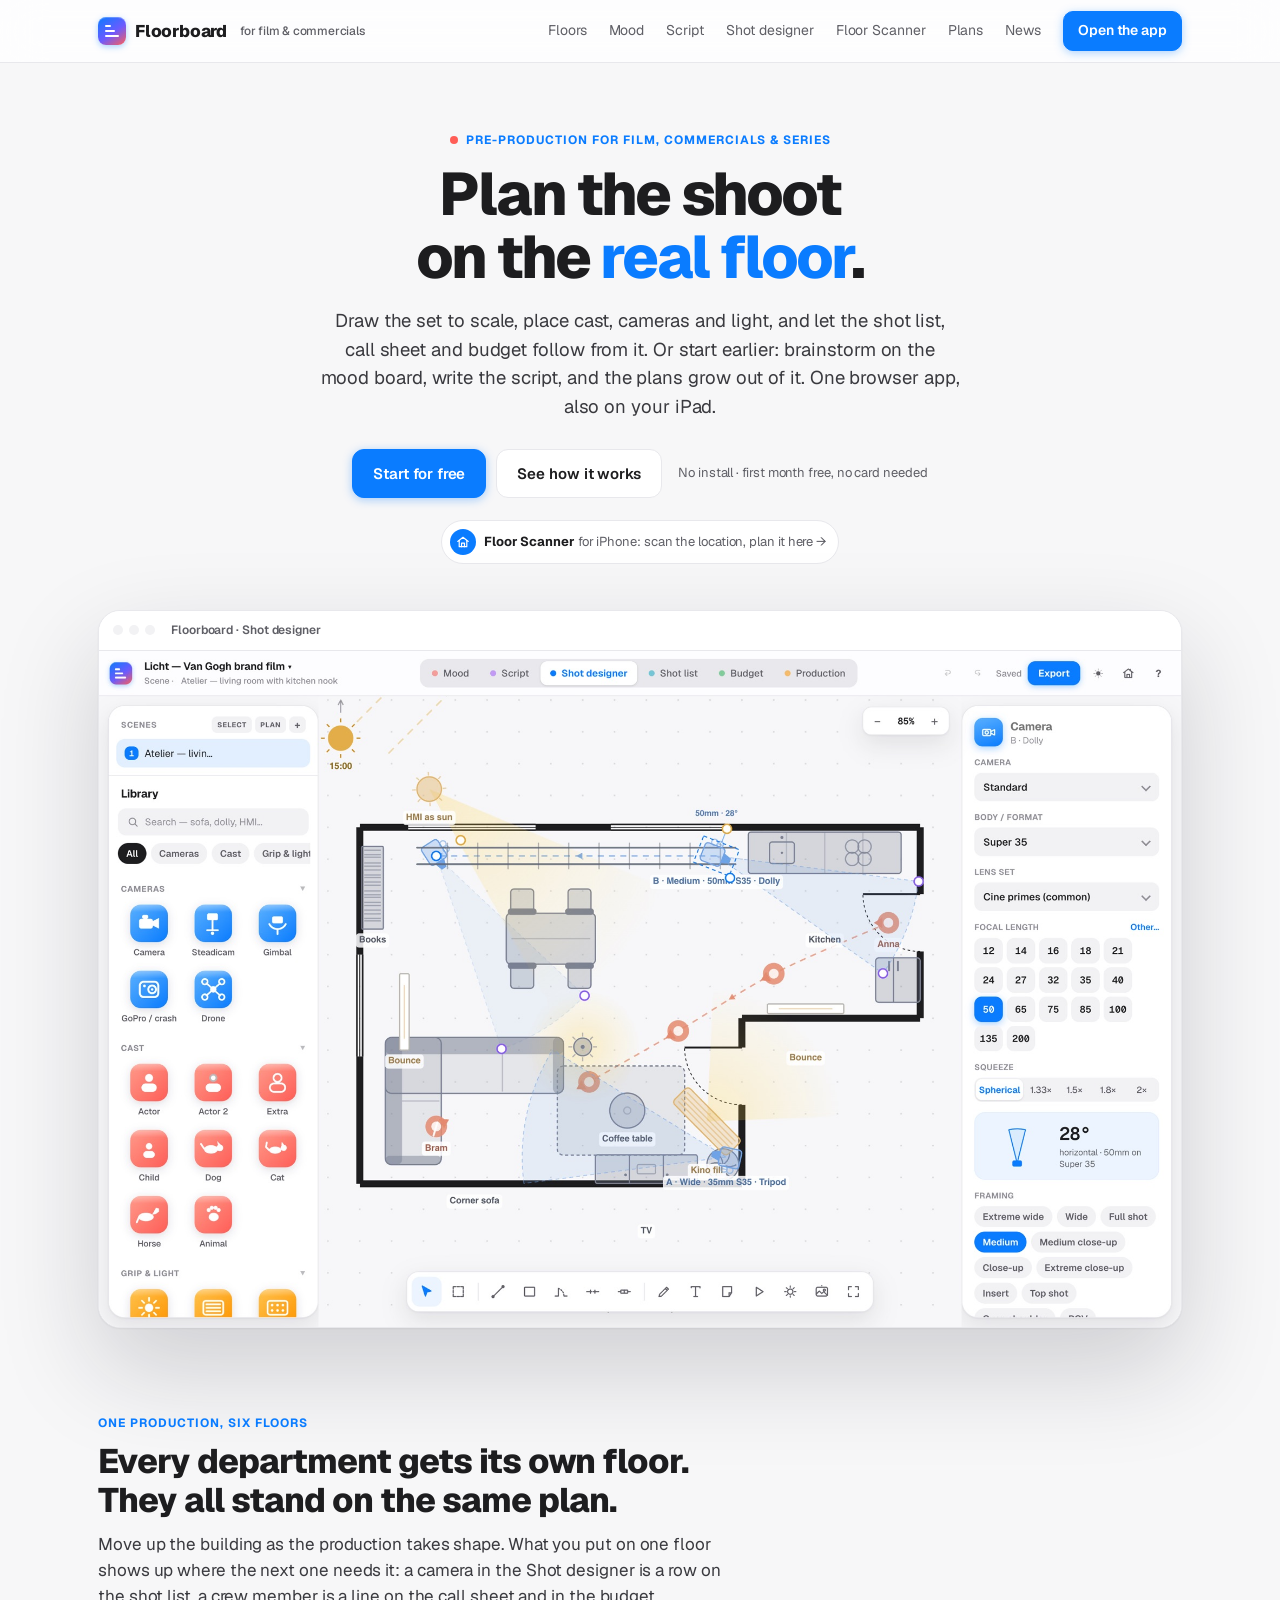
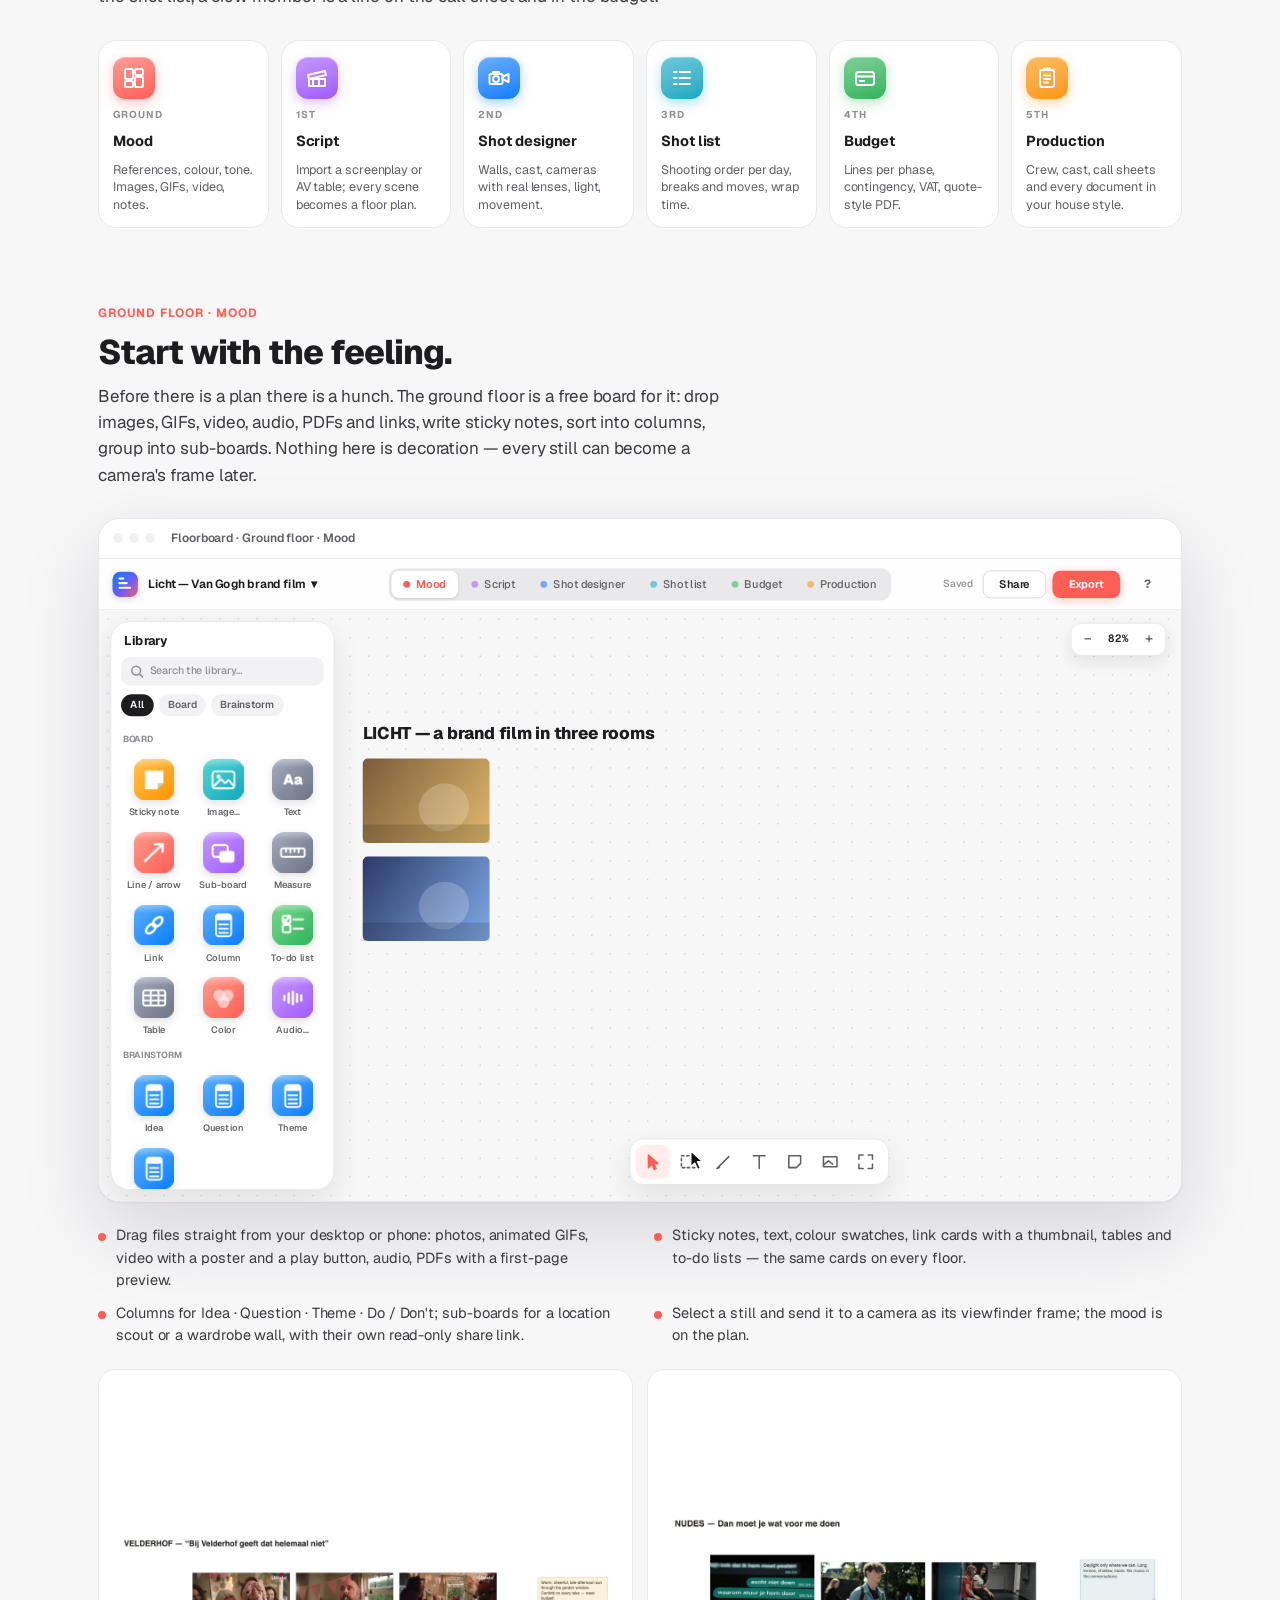
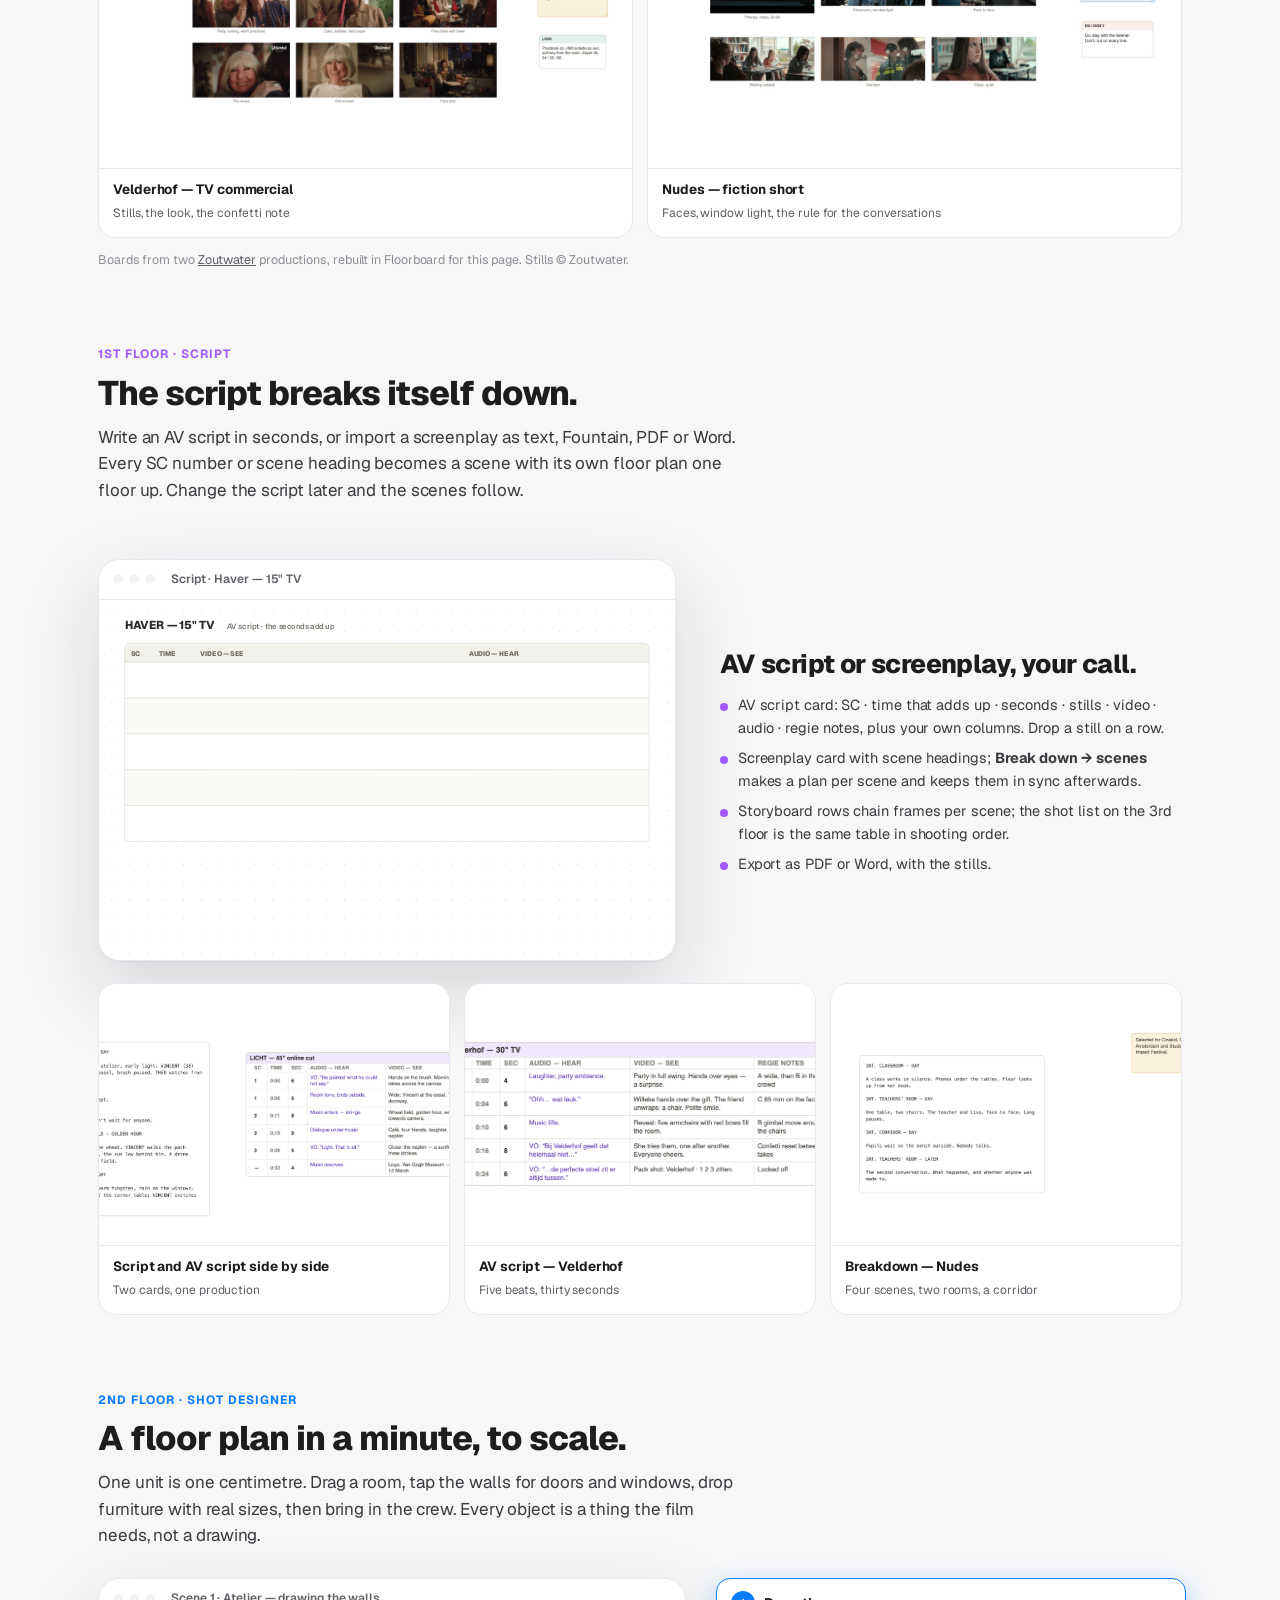
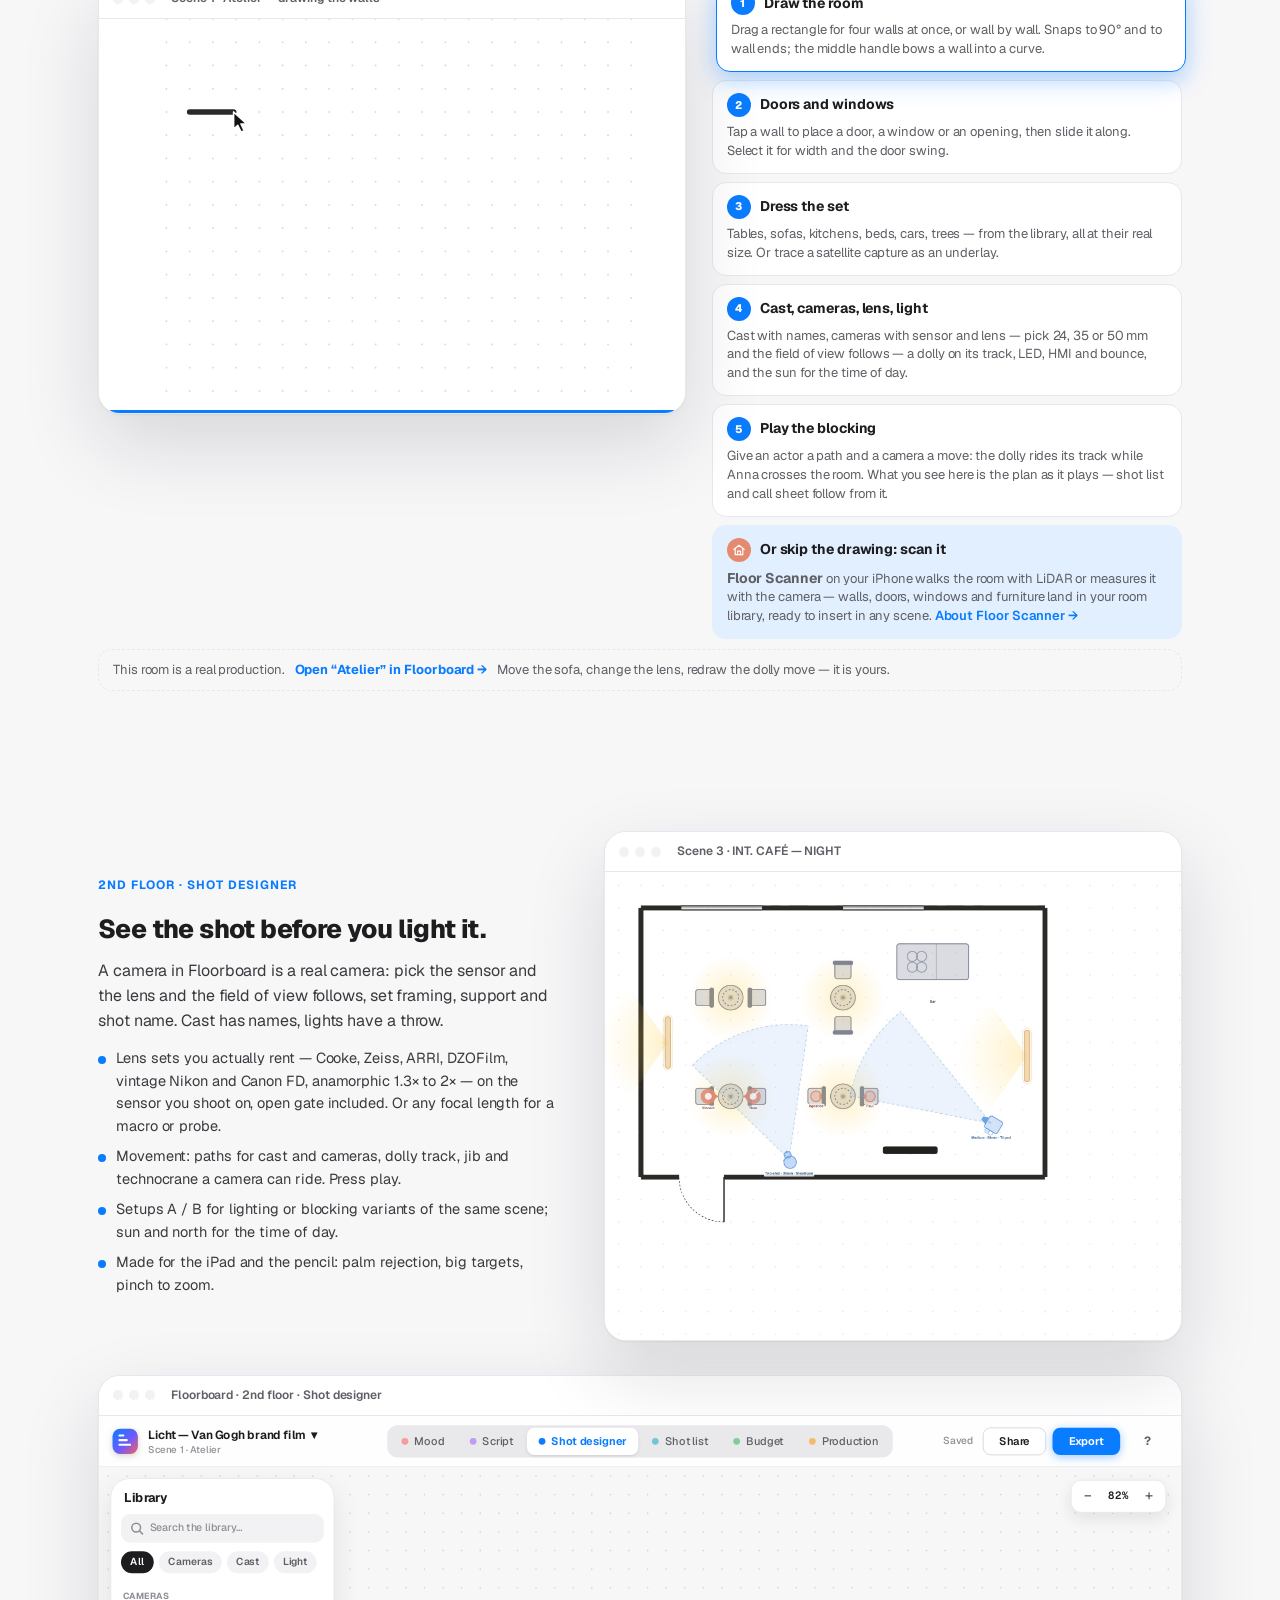
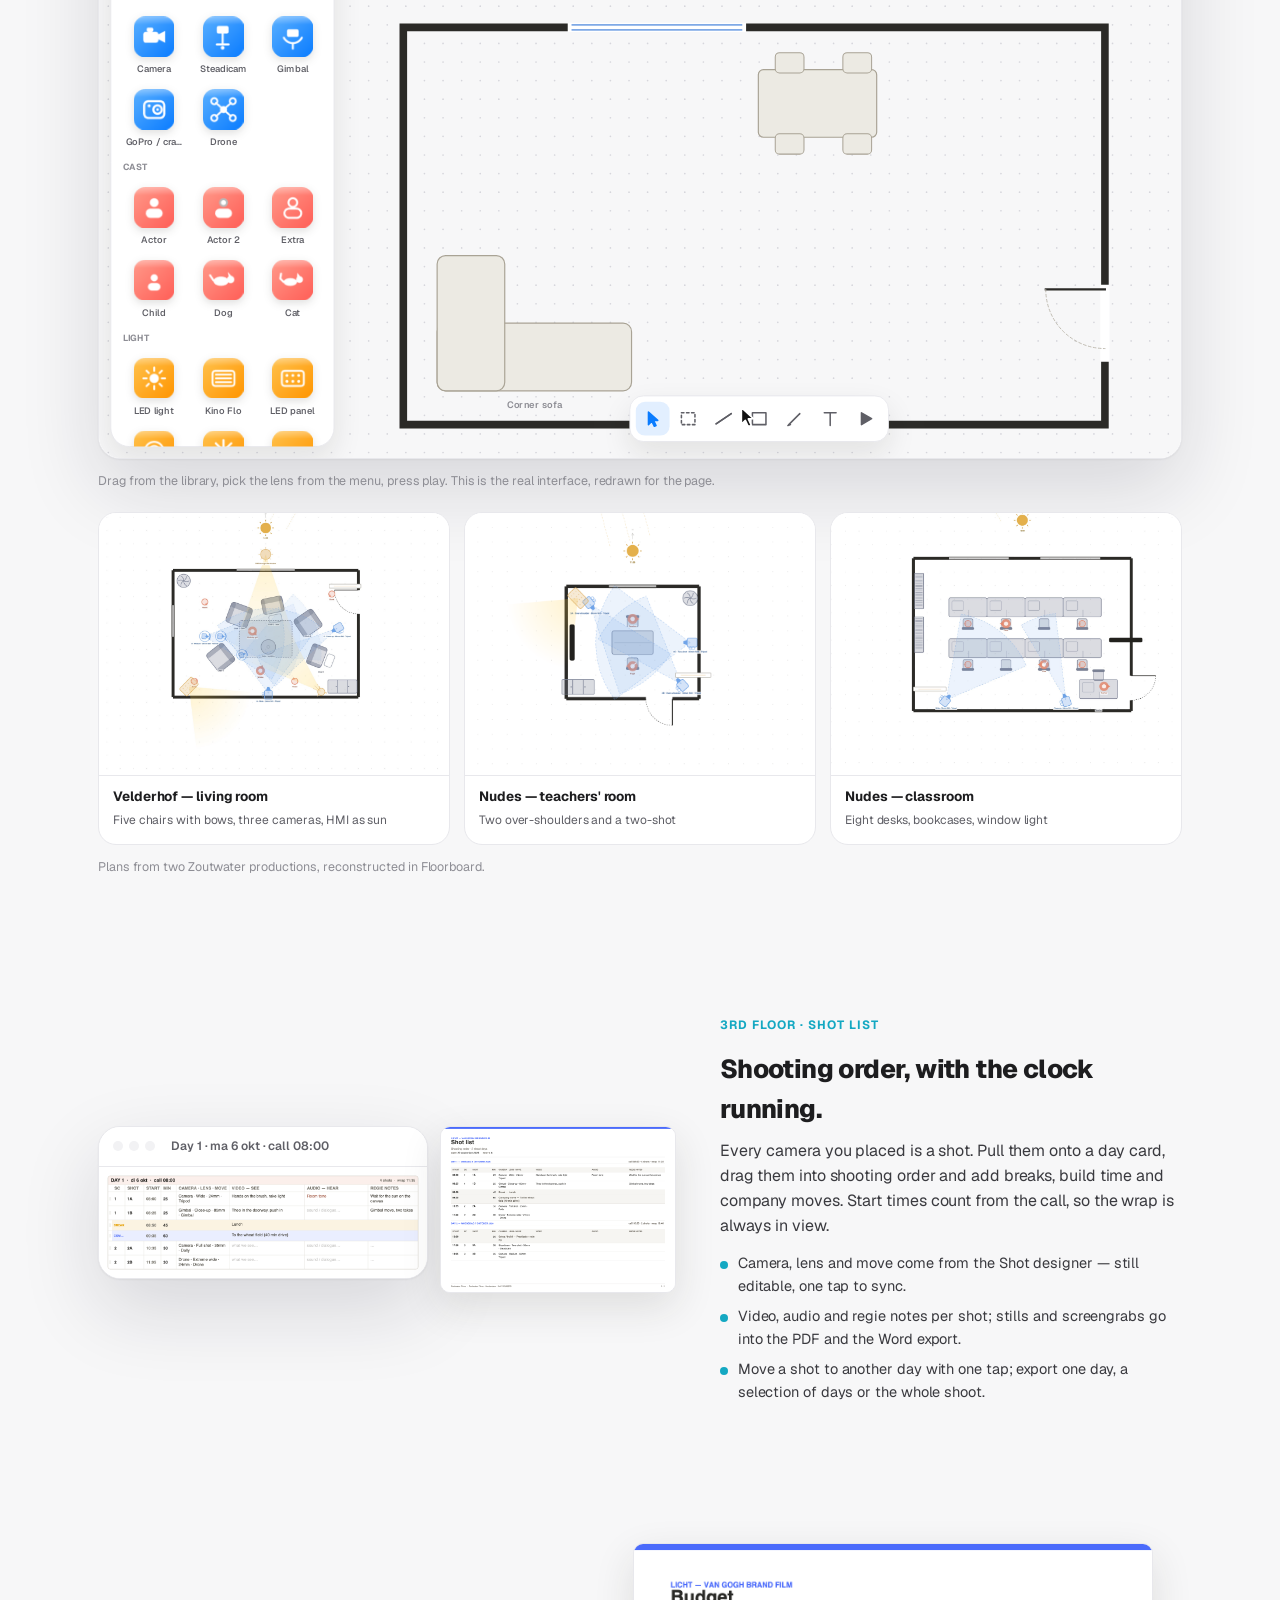
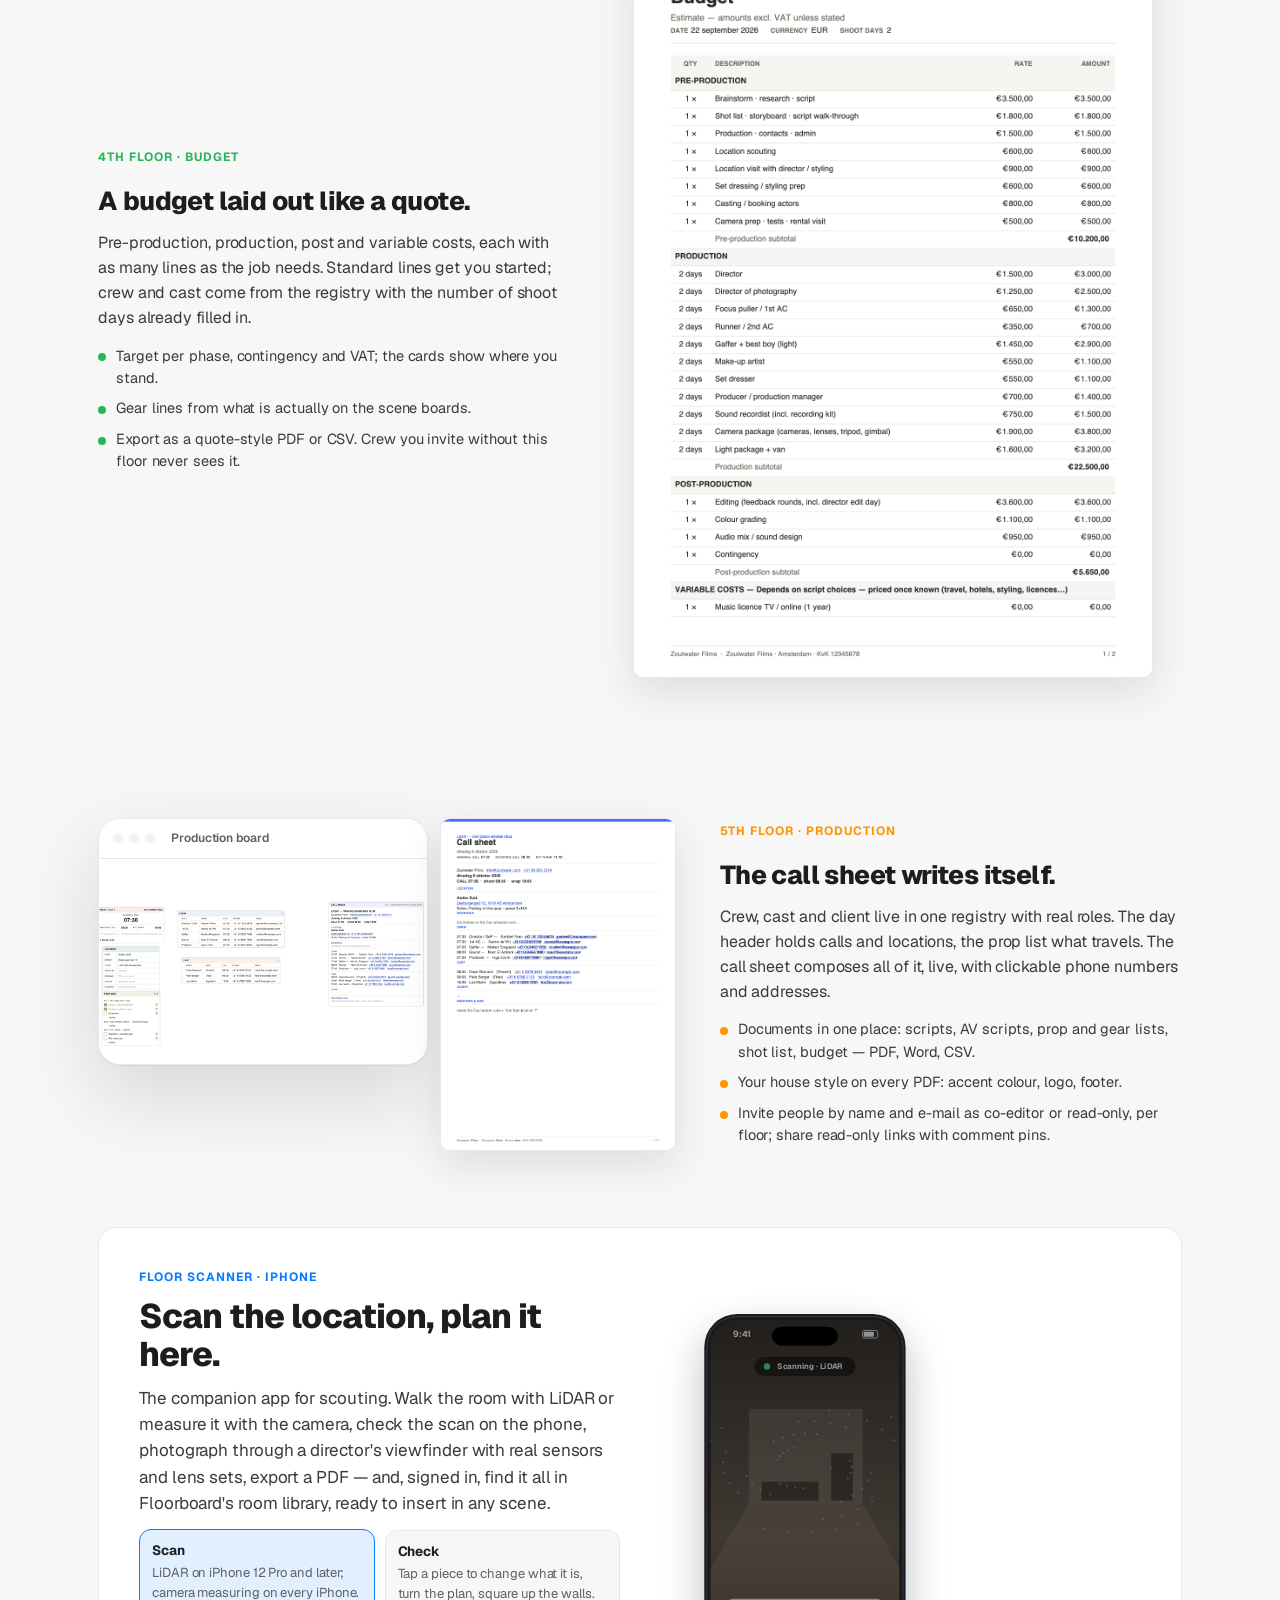
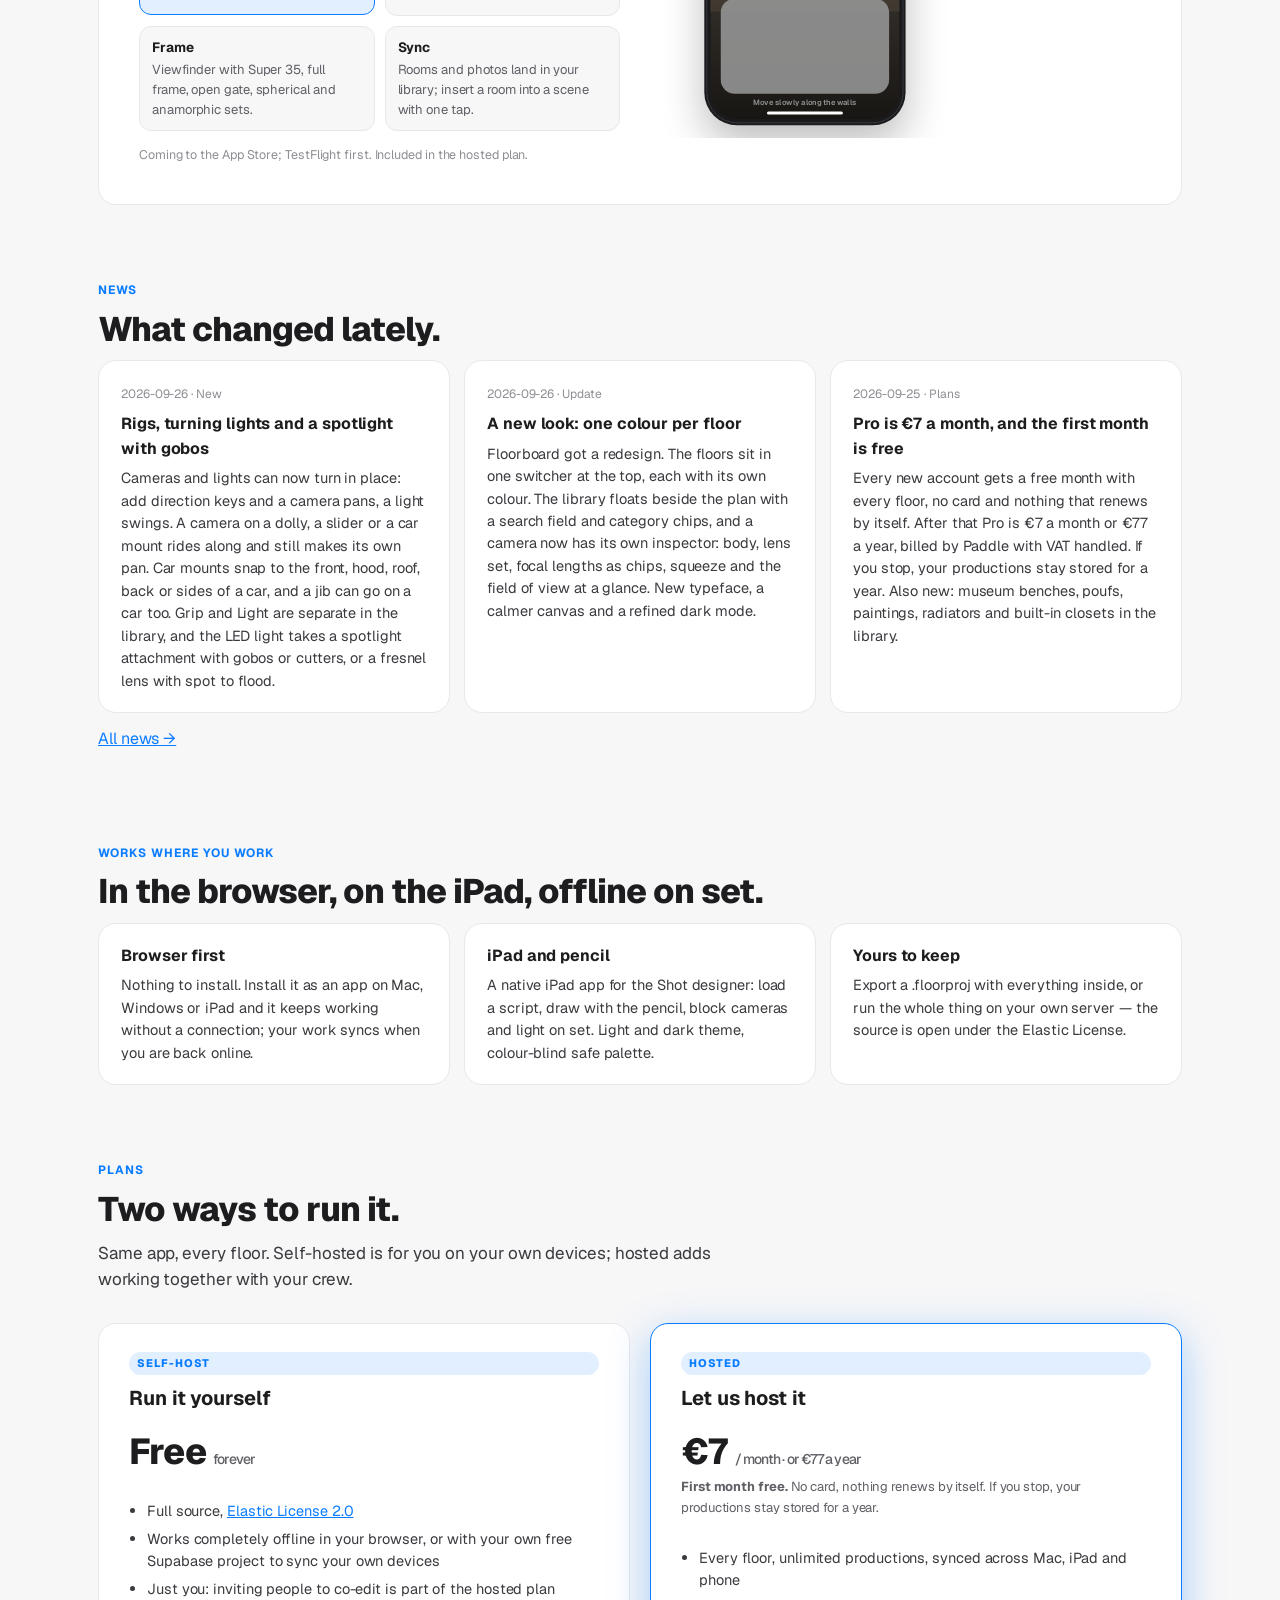
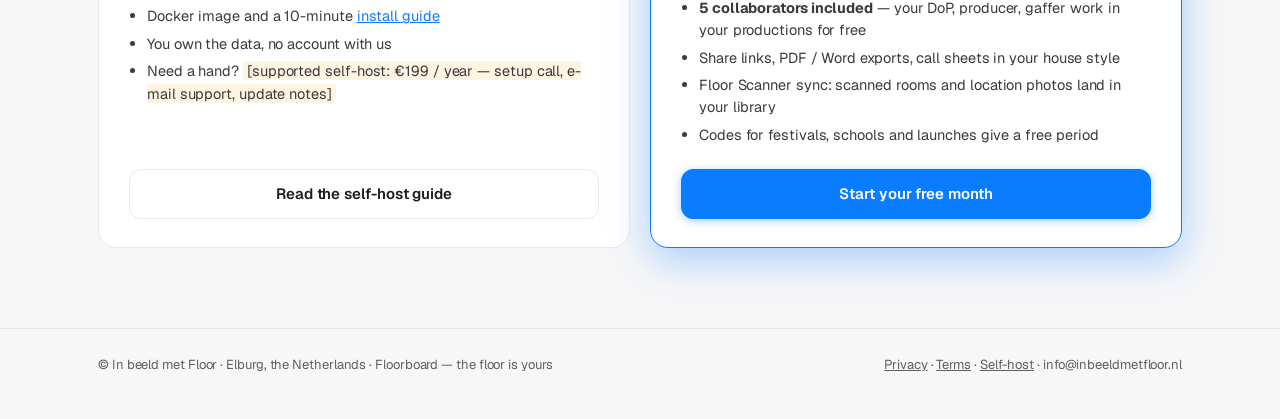
<file: index.html>
<!DOCTYPE html>
<html lang="en" data-floor="design">
<head>
<meta charset="UTF-8">
<meta name="viewport" content="width=device-width, initial-scale=1.0, viewport-fit=cover, maximum-scale=1.0, user-scalable=no">
<title>Floorboard — pre-production for film & commercials</title>

<!-- PWA: install to home screen on iPad / Mac, works offline. See manifest.json + service-worker.js -->
<link rel="manifest" href="./manifest.json">
<meta name="theme-color" content="#F7F7F8">
<link rel="icon" href="./icons/icon-32.png" sizes="32x32">
<link rel="icon" href="./icons/icon-192.png" sizes="192x192">
<link rel="apple-touch-icon" href="./icons/icon-180.png">
<meta name="mobile-web-app-capable" content="yes">
<meta name="apple-mobile-web-app-capable" content="yes">
<meta name="apple-mobile-web-app-status-bar-style" content="default">
<meta name="apple-mobile-web-app-title" content="Floorboard">
<!-- Stage 2: cloud saves + login via Supabase (project: jcasjylzosgtitaxbrjo, table kv + RLS verified). -->
<script src="./js/vendor/supabase.js"></script>
<script src="./config.js"></script>
<script src="./supabase-adapter.js"></script>
<link rel="stylesheet" href="./tokens.css">
<link rel="stylesheet" href="./styles.css">
<link rel="stylesheet" href="./ui2.css">
</head>
<body>
<div id="loading"><div class="spin"></div>Loading project…</div>

<div id="app">
  <div id="topbar">
    <button class="btn drawer-btn" id="libToggle" title="Show / hide the scenes &amp; library panel">☰</button>
  <div class="logo">
    <span class="app-icon" aria-hidden="true"><i></i><i></i><i></i></span>
    <div class="logo-txt"><span class="logo-name">Floorboard</span><span class="logo-tag">the floor is yours</span></div>
  </div>
  <div class="crumb">
  <button class="btn" id="projBtn" title="Switch or create productions">Production ▾</button>
  <div class="crumb-scene"><span id="sceneLbl">SCENE</span><input id="shotTitle" title="Rename scene" spellcheck="false"></div>
  </div>
  <button class="btn scriptbtn" id="importScriptBtn" title="Import a script file — screenplay (.txt / .fountain / .pdf) or an AV table (.tsv / .csv from Excel or Sheets). Scenes are made for you.">Import script…</button>
  <button class="btn scriptbtn" id="writeScriptBtn" title="Write or paste a script — every scene heading becomes a scene">Write script…</button>
  <div id="projPop"></div>
  <div id="planPop"></div>
    <div id="tabbar">
      <button data-tab="mood" title="Ground floor — Mood: references, colour, tone"><svg viewBox="0 0 24 24"><rect x="3" y="3" width="8" height="10" rx="1.5"/><rect x="13" y="3" width="8" height="6" rx="1.5"/><rect x="13" y="11" width="8" height="10" rx="1.5"/><rect x="3" y="15" width="8" height="6" rx="1.5"/></svg><span class="fl">Ground</span><span class="nm">Mood</span></button>
      <button data-tab="write" title="1st floor — Script: import, break down, storyboard, AV script"><svg viewBox="0 0 24 24"><path d="M3 9l17-4 1 4-17 4z"/><path d="M7 8.2l2.5 3M12 7l2.5 3M17 5.8l2.5 3M4 13h16v7H4z"/><path d="M8 13v7M14 13v7"/></svg><span class="fl">1st</span><span class="nm">Script</span></button>
      <button data-tab="design" class="on" title="2nd floor — Shot designer: block cameras, cast and light on the real floor"><svg viewBox="0 0 24 24"><rect x="2.5" y="8" width="13" height="10" rx="1.5"/><circle cx="9" cy="13" r="3"/><path d="M15.5 11l6-3v8l-6-3M6 8V6h6v2"/></svg><span class="fl">2nd</span><span class="nm">Shot designer</span></button>
      <button data-tab="shots" title="3rd floor — Shot list: shooting order, breaks, moves, shoot days"><svg viewBox="0 0 24 24"><path d="M4 6h2.5M9.5 6H20M4 12h2.5M9.5 12H20M4 18h2.5M9.5 18H20"/></svg><span class="fl">3rd</span><span class="nm">Shot list</span></button>
      <button data-tab="budget" title="4th floor — Budget: every line per phase, contingency and VAT"><svg viewBox="0 0 24 24"><rect x="3" y="6" width="18" height="13" rx="2.5"/><path d="M3 10.5h18M7 15h4"/></svg><span class="fl">4th</span><span class="nm">Budget</span></button>
      <button data-tab="org" title="5th floor — Production: crew, call sheets, documents, files"><svg viewBox="0 0 24 24"><rect x="5" y="4" width="14" height="17" rx="2"/><path d="M9 4V2.5h6V4M9 9.5h6M9 13h6M9 16.5h4"/></svg><span class="fl">5th</span><span class="nm">Production</span></button>
    </div>
    <div class="topbar-right">
      <button class="btn" id="installBtn" title="Install Floorboard as an app" style="display:none">Install app</button>
      <button class="hbtn" id="undoBtn" title="Undo (Ctrl/⌘ Z)" disabled>↩</button>
      <button class="hbtn" id="redoBtn" title="Redo (Ctrl/⌘ ⇧ Z)" disabled>↪</button>
      <span id="saveState">Saved</span>
      <button class="btn" id="shareBtn" title="Read-only share links">Share</button>
      <div id="sharePop"></div>
      <button class="btn primary" id="exportBtn" title="Export the current view">Export</button>
      <div id="exportPop"></div>
      <span id="verChip" title="Floorboard version">v1.0-rc11</span><button class="hbtn" id="themeBtn" title="Light / dark / system theme">◐</button><button class="hbtn" id="roomLibBtn" title="Room library — scouted and scanned rooms, across productions"><svg viewBox="0 0 24 24" style="width:17px;height:17px;fill:none;stroke:currentColor;stroke-width:2;stroke-linecap:round;stroke-linejoin:round;vertical-align:-3px"><path d="M3 11l9-7 9 7"/><path d="M5.5 9.5V20h13V9.5"/><path d="M9.5 20v-6h5v6"/><path d="M15.5 4.5v3"/></svg></button><button id="helpBtn" title="How to use">?</button>
      <button class="btn drawer-btn" id="panelToggle" title="Show / hide the Scene info panel">☷</button>
      <button class="btn" id="accountBtn" title="Account & privacy" style="display:none;padding:5px 9px">
        <svg viewBox="0 0 24 24" style="width:15px;height:15px;fill:none;stroke:currentColor;stroke-width:2;stroke-linecap:round;vertical-align:-2px">
          <circle cx="12" cy="8" r="3.6"/><path d="M4.5 20.5c0-4.1 3.4-6.5 7.5-6.5s7.5 2.4 7.5 6.5"/>
        </svg>
      </button>
    </div>
  </div>

  <div id="main">
    <div id="tabBudget" class="tabPageFull"></div>
    <!-- left -->
    <div id="sidebar">
      <div class="side-head">Scenes <span style="display:flex;gap:4px"><button id="selScenesBtn" title="Select scenes — delete several (or all) at once" style="width:auto;padding:0 7px;font-size:9.5px;letter-spacing:.5px">SELECT</button><button id="planBtn" title="Day planner — chain scenes with travel &amp; setup time" style="width:auto;padding:0 7px;font-size:9.5px;letter-spacing:.5px">PLAN</button><button id="addShot" title="Add scene">+</button></span></div>
      <div id="shotList"></div>
      <div id="library"></div>
    </div>

    <!-- center -->
    <div id="canvasWrap">
      <canvas id="cv"></canvas>
      <div id="toolbar">
        <button data-tool="select" data-tip="Select / move (V)">
          <svg viewBox="0 0 24 24"><path d="M5 3l14 8-6.5 1.5L10 19z"/></svg>
        </button>
        <button data-tool="marquee" data-tip="Select multiple — drag a box (M)">
          <svg viewBox="0 0 24 24"><path d="M4 4h4M10 4h4M16 4h4M4 4v4M4 10v4M4 16v4M20 4v4M20 10v4M20 16v4M4 20h4M10 20h4M16 20h4" stroke-dasharray="0"/></svg>
        </button>
        <div class="sep"></div>
        <button data-tool="wall" data-tip="Draw wall (W) — snaps to 90°">
          <svg viewBox="0 0 24 24"><path d="M4 20L20 4"/><circle cx="4" cy="20" r="1.6"/><circle cx="20" cy="4" r="1.6"/></svg>
        </button>
        <button data-tool="room" data-tip="Draw room (R)">
          <svg viewBox="0 0 24 24"><rect x="4" y="5" width="16" height="14" rx="1"/></svg>
        </button>
        <button data-tool="door" data-tip="Add door — click a wall (D)">
          <svg viewBox="0 0 24 24"><path d="M2.5 19h5M16.5 19h5"/><path d="M7.5 19V7"/><path d="M7.5 7a12 12 0 0 1 9 12" stroke-dasharray="2 2.4"/><path d="M7.5 7l1.6.6"/></svg>
        </button>
        <button data-tool="gap" data-tip="Make an opening in a wall (no door) — click a wall">
          <svg viewBox="0 0 24 24"><path d="M2.5 12h6M15.5 12h6"/><path d="M8.5 12h7" stroke-dasharray="1.5 2.5"/><path d="M8.5 9.5v5M15.5 9.5v5"/></svg>
        </button>
        <button data-tool="window" data-tip="Add window — click a wall">
          <svg viewBox="0 0 24 24"><path d="M2.5 12h4M17.5 12h4"/><rect x="6.5" y="9.5" width="11" height="5" rx=".8"/><path d="M12 9.5v5"/></svg>
        </button>
        <div class="sep"></div>
        <button data-tool="draw" data-tip="Freehand draw / pen">
          <svg viewBox="0 0 24 24"><path d="M4 20l1-4L16 5l3 3L8 19zM14 7l3 3"/></svg>
        </button>
        <button id="textBtn" data-tip="Add text (T)">
          <svg viewBox="0 0 24 24"><path d="M5 6V4h14v2M12 4v16M9 20h6"/></svg>
        </button>
        <button id="noteBtn" data-tip="Add sticky note (N)">
          <svg viewBox="0 0 24 24"><path d="M5 4h14v10l-4 6H5z"/><path d="M15 20v-6h4"/></svg>
        </button>
        <button id="playBtn" data-tip="Play movement (P)">
          <svg viewBox="0 0 24 24"><path d="M8 5l11 7-11 7z"/></svg>
        </button>
        <button id="sunBtn" data-tip="Sun / time of day">
          <svg viewBox="0 0 24 24"><circle cx="12" cy="12" r="4.2"/><path d="M12 3v2.4M12 18.6V21M3 12h2.4M18.6 12H21M5.8 5.8l1.7 1.7M16.5 16.5l1.7 1.7M18.2 5.8l-1.7 1.7M7.5 16.5l-1.7 1.7"/></svg>
        </button>
        <button id="mediaBtn" data-tip="Add media — photos, GIFs, video, audio, PDFs, files">
          <svg viewBox="0 0 24 24"><rect x="3" y="5" width="18" height="14" rx="2.5"/><path d="M3 16l5-5 4 4 3-3 6 6"/><circle cx="16" cy="9.5" r="1.6"/><path d="M12 2.5v0"/></svg>
        </button>
        <button id="fitBtn" data-tip="Zoom to fit (F)">
          <svg viewBox="0 0 24 24"><path d="M9 4H4v5M15 4h5v5M9 20H4v-5M15 20h5v-5"/></svg>
        </button>
      </div>
      <div id="selBar"></div>
      <div id="customPop"></div>
      <div id="zoomCtl">
        <button id="zoomOut">−</button>
        <div id="zoomPct" title="Reset zoom">100%</div>
        <button id="zoomIn">+</button>
      </div>
      <div id="inkBar"></div>
      <button id="hintToggle" title="Show / hide the tool hint">ⓘ</button>
      <div id="hint"></div>
    </div>

    <!-- right -->
    <div id="rightPanel">
      <div id="camInsp" hidden></div>
      <div id="tabs">
        <button data-tab="info" class="on">Scene info</button>
      </div>
      <!-- the Recce & mood tab retired in v0.44 — reference images live on the
           board itself now; the hidden stills elements below stay because the
           image plumbing (stillInput / boardImgInput) still routes through them -->
      <div class="tabPage on" data-page="info">
        <div id="infoForm">
          <label>Shoot name</label>
          <input id="iShoot" placeholder="Production / shoot name">
          <div class="irow">
            <div style="flex:0 0 86px"><label>Scene #</label><input id="iScene" placeholder="12A"></div>
            <div style="flex:1"><label>Scene description</label><input id="iDesc" placeholder="INT. KITCHEN — DAY"></div>
          </div>
          <label>Script</label>
          <textarea id="iScript" rows="7" placeholder="Paste or write the scene's script / action here…"></textarea>
          <div class="irow">
            <div style="flex:1"><label>Date</label><input id="iDate" type="date"></div>
            <div style="flex:1"><label>Time</label><input id="iTime" type="time" step="600"></div>
          </div>
          <div class="irow">
            <div style="flex:1"><label>Duration</label><select id="iDur"></select></div>
            <div style="flex:1"><label>Pref. weather</label><select id="iWeather"></select></div>
          </div>
          <div class="side-head" style="margin-top:14px">Setups <span id="setupChips" style="display:none;gap:4px;align-items:center"></span></div>
          <div id="setupHint" style="font-size:10.5px;color:var(--ink2);line-height:1.45;margin-top:2px"></div>
          <div class="side-head" style="margin-top:14px">Shots in this scene <button id="addShotEnt" title="Add shot">+</button></div>
          <div id="shotEntList"></div>
          <div style="font-size:10.5px;color:var(--ink2);margin-top:4px;line-height:1.45">
            Assign each camera to a shot via the camera's selection bar. Whether shots run simultaneously or in sequence doesn't matter here — that's a schedule question, not a blocking one.
          </div>
          <div style="display:none">
          </div>
          <div class="ihint">Date, time, duration and weather carry over when you add a new scene — the next scene starts when this one wraps.</div>
        </div>
      </div>
      <div class="tabPage" data-page="stills" style="display:none">
        <div id="stillDrop"></div>
        <div id="stillsGrid"></div>
        <input type="file" id="stillInput" accept="image/*" multiple hidden>
        <input type="file" id="boardImgInput" accept="image/*" multiple hidden>
      </div>
    </div>
    <div class="helpSec" data-help="mood">
      <div class="sub">A free canvas for visual thinking — collect stills, colors, sounds and references.</div>
      <h3>Getting things on the board</h3>
      <p>Drag tiles from the <b>Board</b> library, drop image files straight onto the canvas, or copy any picture (ShotDeck, Frameset, a browser tab) and paste with <kbd>Cmd/Ctrl+V</kbd>. Images take a <b>caption</b> via the selection bar. <b>Links</b> title themselves after their URL and fetch video previews automatically. <b>Audio</b> cards play with a tap on ▸. <b>Files</b> (PDFs get a first-page preview) travel with the project.</p>
      <h3>Working the canvas</h3>
      <p>Scroll to zoom, drag empty space to pan, <kbd>F</kbd> zooms to fit. The <b>marquee tool</b> <kbd>M</kbd> drags a box around several objects — then drag any one of them to move the whole group (duplicate/delete work on the group too). Double-click notes, text, to-do items and table cells to edit in place — <kbd>Tab</kbd>/<kbd>Enter</kbd> flow through table cells, <kbd>Enter</kbd> chains new to-do items. Tables grow like a spreadsheet: drag the corner handle to add or remove rows and columns. Drag anything onto the <b>trash can</b> at the bottom to delete it (undo works). Only photos rotate here; everything else stays straight.</p>
    </div>
    <div class="helpSec" data-help="write">
      <div class="sub">Script and storyboard side by side — write left, break down right.</div>
      <h3>Script blocks</h3>
      <p>Drop a <b>Film script</b> or two-column <b>AV script</b> block from the library and double-click to write (left half = VIDEO, right half = AUDIO on AV blocks). <b>Import…</b> in the selection bar accepts .txt, .fountain, Final Draft .fdx and .pdf.</p>
      <h3>Break down</h3>
      <p>Select a script block and hit <b>Break down</b>: FLOOR detects scenes (INT./EXT. headings on film scripts, paragraphs on AV), creates a scene board per scene with the cast placed on it, and stacks linked <b>storyboard rows</b> next to your script — title | reference image | shot description. <b>Open scene ↗</b> jumps to that board in the Shot designer, where every camera maps to one shot.</p>
      <p>Select a storyboard row and hit the <b>+ chip</b> below it (or "+ Row below" in the selection bar) to chain the next shot idea of that scene — everything underneath moves down automatically, so later scenes never get overlapped.</p>
      <p>All the moodboard tools (notes, images, to-dos, tables, files, audio, paste, trash) work here too.</p>
    </div>
    <div class="helpSec" data-help="org">
      <div class="sub">The production board — everything the shoot day needs, spatially arranged.</div>
      <h3>Production cards</h3>
      <p>The <b>Day header</b> card is the call-time block of a call sheet: pick the date in its selection bar, click the big <b>general call</b> (plus shooting call and est. wrap) to type times, and hit <b>Sun from location ↻</b> — sunrise and sunset compute from the Location card's place. <b>Production info</b> and <b>Location</b> are field cards — label:value rows, click a value to edit, <kbd>Tab</kbd> hops fields, empty fields show light placeholders. Production info is a live window onto the production itself; each Location card holds one location (address, parking, power, nearest hospital, notes). <b>Checklist</b> drops a real to-do list born from a template — camera dept, grip &amp; light, location, wrap, or blank. <b>Day schedule</b> is a column card born with the classic timeline. The <b>Weather (live)</b> card fetches a real forecast: give it a place and a date in its selection bar and hit <b>Fetch ↻</b> (forecasts reach ~16 days ahead, free GFS-backed data from Open-Meteo).</p>
      <h3>Crew, cast &amp; client — the People registry</h3>
      <p>The <b>Crew</b>, <b>Cast</b> and <b>Client</b> cards are live views of one per-production <b>People registry</b>: add a person on any card and they exist everywhere; edit a phone number once and every card updates. Click a cell to edit, <kbd>Tab</kbd>/<kbd>Enter</kbd> flow through the fields (<kbd>Enter</kbd> on the last row chains a new person), the <b>+</b> chip adds a row, the <b>×</b> chips remove one, and dragging a row's dotted grip reorders it. <b>Paste list…</b> (selection bar) imports a whole contact list: one person per line, FLOOR picks out name / role / phone / email / call time and shows a preview before adding. The registry will feed the call-sheet generator next phase. Drop map screenshots or location photos on the board; <b>Export</b> turns the whole board into a one-page PDF you can send as a call sheet today.</p>
    </div>
  </div>
</div>

<div id="lightbox"><img alt=""></div>

<div id="helpOverlay">
  <div id="helpCard">
    <button id="helpClose">×</button>
    <h2>Floorboard — the floor is yours</h2>
    <div class="sub">Six floors, one production. Pick a floor below; the guide opens on the one you are working on.</div>
    <div class="help-nav">
      <button data-help="mood">Ground · Mood</button><button data-help="write">1st · Script</button><button data-help="design">2nd · Shot designer</button>
      <button data-help="shots">3rd · Shot list</button><button data-help="budget">4th · Budget</button><button data-help="org">5th · Production</button>
      <button data-help="rooms">Rooms</button><button data-help="ipad" class="touch-only">iPad</button><button data-help="keys" class="kbd-only">Shortcuts</button>
    </div>

    <div class="helpSec" data-help="mood">
      <h3>Ground floor · Mood</h3>
      <p>A free board for tone, references and colour. Drag images, GIFs, video, audio and files onto it (or use the <b>+ Media</b> button in the toolbar), pin links, write sticky notes, text and columns, and group things in <b>sub-boards</b>. Colour cards hold palettes; the pencil draws freehand — lovely with a pencil.</p>
      <p>Everything on a board can be moved, resized, rotated, locked, duplicated and sent to front or back from its selection bar. Double-tap a note or text to write in it.</p>
    </div>

    <div class="helpSec" data-help="write">
      <h3>1st floor · Script</h3>
      <p><b>Import script…</b> takes a screenplay (.txt, .fountain, .pdf) or an AV table exported from Excel / Sheets (.tsv / .csv). Every scene heading — or every SC number — becomes a scene in the Shot designer. <b>Write script…</b> lets you paste or type one.</p>
      <p>The <b>AV script</b> card is a table: SC · TIME (adds up) · SEC · stills · audio · video · regie notes, plus your own columns. Drop an image on a row for a still. <b>Break down → scenes</b> keeps scenes in step with the rows; a removed row renames its scene "old" rather than deleting your work. Export the script or the AV script as PDF or .docx from the selection bar, or from the Production floor's Documents.</p>
      <p><b>Storyboard rows</b> chain frames per scene; scene stills also show in the Shot designer's Scene info.</p>
    </div>

    <div class="helpSec" data-help="design">
      <h3>2nd floor · Shot designer</h3>
      <p>The floor plan of every scene. 1 unit = 1 cm, grid dots are 50 cm apart. <b>Wall</b> drags a wall (snaps to 90° and to wall ends), <b>Room</b> drags four at once; <b>door</b>, <b>window</b> and <b>opening</b> go on a wall with a tap, then slide along it. Select an opening for its width and door swing. Walls can be curved by their middle handle and locked so set dressing stays put.</p>
      <p><b>Cameras, cast and light</b> come from the library on the left. Purple handles set a camera's field of view and reach; the selection bar has lens presets, framing, support (tripod, gimbal, dolly…) and a shot name — all of that flows into the <b>Shot list</b> on the 3rd floor. Drop a still on a camera for a director's-viewfinder frame.</p>
      <p><b>Movement</b>: → Add movement, then + Move point. Every point is a keyframe with its own facing and framing. Dolly track, jib and technocrane are real rigs: a camera dropped on them rides along. ▶ plays all movement.</p>
      <p><b>Turning in place</b>: select a camera or a light → ↻ Animate direction. Each teal dot is a direction key; drag it to aim. The camera pans, the light swings, and neither moves.</p>
      <p><b>Rigs</b>: drop a camera on a dolly cart, a slider or a car mount and it rides along, with its own direction keys on top. Drop a car mount or a jib on a car and it snaps to the front, hood, roof, back or a side. The selection bar moves it to another spot, and Step off takes it off.</p>
      <p><b>LED attachments</b>: on the LED light, the modifier menu has a spotlight attachment (lens angle, gobo or cutters) and a fresnel lens with spot ⟷ flood.</p>
      <p><b>Setups</b> (Scene info panel) are lighting or blocking variants of the same scene. The <b>sun</b> button sets time of day and north. <b>Underlay</b> an image (a satellite capture, a scan) behind the walls to trace a real location — or open the <b>Room library</b> (house icon, top right) to save this room or insert a scouted one.</p>
    </div>

    <div class="helpSec" data-help="shots">
      <h3>3rd floor · Shot list</h3>
      <p>A board with one <b>shot list card per shoot day</b>. It is an AV-style table in shooting order: SC · SHOT · START · MIN · CAMERA · LENS · MOVE · stills · video · audio · regie notes. <b>+ Shots…</b> pulls every camera from your scene boards with its camera, lens and support prefilled (still editable; <b>Sync ↻</b> refreshes what you did not retype).</p>
      <p>Add <b>Break</b>, <b>Setup</b> and <b>Company move</b> rows with minutes; START counts from the day's call, so the wrap time is always visible. Drag rows by their grip into order; tap a row and use <b>→ Day 2</b> to move it to another day. <b>PDF</b> exports the day (or all days) in your document style; <b>.docx</b> gives a Word table.</p>
    </div>

    <div class="helpSec" data-help="budget">
      <h3>4th floor · Budget</h3>
      <p>Laid out like a quote: pre-production, production, post-production and variable costs, each with as many lines as you need (qty × rate, with a note). <b>Standard lines</b> drops the usual items for a phase; <b>From crew / cast list</b> takes people from the registry with their role, qty = number of shoot days; <b>Gear from boards</b> lists what is on the scene boards. Drag lines between phases.</p>
      <p>Set a target per phase, a contingency % and VAT %; the cards show where you stand. Export a quote-style <b>PDF</b> or <b>CSV</b>.</p>
    </div>

    <div class="helpSec" data-help="org">
      <h3>5th floor · Production</h3>
      <p>The producer's floor. <b>Documents</b> (top of the library) lists every exportable document — scripts, AV scripts, prop and gear lists, call sheets, shot list, budget — with PDF / .docx / CSV buttons, and <b>STYLE</b> sets the accent colour, header, logo and footer every PDF uses.</p>
      <p>Production cards: <b>Day header</b> (date, calls, sunrise / sunset, locations in visiting order), <b>Crew</b>, <b>Cast</b> and <b>Client</b> lists (one shared people registry with real roles), <b>Location</b> and <b>Production info</b>, <b>Weather</b>, the <b>Day schedule</b> strip, <b>Prop list</b> and <b>Gear list</b>, and the live <b>Call sheet</b> that composes them — export it as an A4 document or mail it to crew, cast or client.</p>
      <p>The prop list only holds what travels with you: add rows yourself or <b>Pick from boards…</b>; × removes a row, <b>Remove ticked</b> clears the packed ones.</p>
    </div>

    <div class="helpSec" data-help="rooms">
      <h3>Rooms &amp; scouting</h3>
      <p>The <b>Room library</b> (house icon, top right) keeps every space you scouted, across productions: walls with doors, windows and openings, plus the furniture that belongs to the location. In the Shot designer, <b>Save this scene as a room</b> stores what you drew; <b>Insert</b> places a saved room in any scene, optionally replacing its walls.</p>
      <p>Scans arrive here too: the Floorboard Scout app measures rooms with <b>LiDAR</b> on Pro iPhones and iPads, and with the <b>camera (AR)</b> on every other device — less precise, still a real plan. Both are labelled by their source in the library.</p>
    </div>

    <div class="helpSec" data-help="ipad">
      <h3>On the iPad</h3>
      <p>One finger drags an object or, on empty floor, pans. Two fingers pinch to zoom. Tap to select; the selection bar appears above the object. ☰ and ☷ collapse the side panels for a wide canvas. With a pencil, drawing walls, ink and moving things is precise; your palm is ignored while the pencil is down.</p>
      <p>The small ⓘ at the bottom left shows or hides the tool hint. Keyboard shortcuts only matter with a keyboard attached — connect one and the Shortcuts tab appears here.</p>
    </div>

    <div class="helpSec" data-help="keys">
      <h3>Shortcuts</h3>
      <div class="cols">
        <div class="krow"><span>Select tool</span><kbd>V</kbd></div>
        <div class="krow"><span>Multi-select (drag a box)</span><kbd>M</kbd></div>
        <div class="krow"><span>Wall / Room</span><span><kbd>W</kbd> <kbd>R</kbd></span></div>
        <div class="krow"><span>Door tool</span><kbd>D</kbd></div>
        <div class="krow"><span>Text / Sticky note</span><span><kbd>T</kbd> <kbd>N</kbd></span></div>
        <div class="krow"><span>Play movement</span><kbd>P</kbd></div>
        <div class="krow"><span>Zoom to fit</span><kbd>F</kbd></div>
        <div class="krow"><span>Undo / redo</span><span><kbd>Ctrl/⌘ Z</kbd> · <kbd>⇧</kbd> to redo</span></div>
        <div class="krow"><span>Pan</span><span>drag empty / <kbd>Space</kbd>+drag</span></div>
        <div class="krow"><span>Delete selection</span><kbd>Del</kbd></div>
        <div class="krow"><span>Duplicate / copy</span><span><kbd>Ctrl/⌘ D</kbd> <kbd>Ctrl/⌘ C</kbd></span></div>
        <div class="krow"><span>Free angle / grid snap</span><kbd>Shift</kbd></div>
        <div class="krow"><span>Cancel / deselect</span><kbd>Esc</kbd></div>
        <div class="krow"><span>Close drawn outline</span><kbd>Enter</kbd></div>
      </div>
    </div>
  </div>
</div>
<script src="./js/00-theme.js"></script>
<script src="./js/00-catalog.js"></script>
<script src="./js/00-icons.js"></script>
<script src="./js/01-state-render.js"></script>
<script src="./js/02-selection.js"></script>
<script src="./js/03-input.js"></script>
<script src="./js/04-ui.js"></script>
<script src="./js/05-app.js"></script>
<script src="./js/06-tabs.js"></script>
<script src="./js/07-share.js"></script>
<script src="./js/08-native.js"></script>
<script src="./js/09-budget.js"></script>
<script src="./js/10-docs.js"></script>
<script src="./js/11-shotlist.js"></script>
<script src="./js/12-media.js"></script>
<script src="./js/13-rooms.js"></script>
<script src="./js/14-templates.js"></script>
<script src="./js/15-atelier.js"></script>
<script src="./js/16-tour.js"></script>
<script src="./js/17-ui2.js"></script>
</body>
</html>
</file>
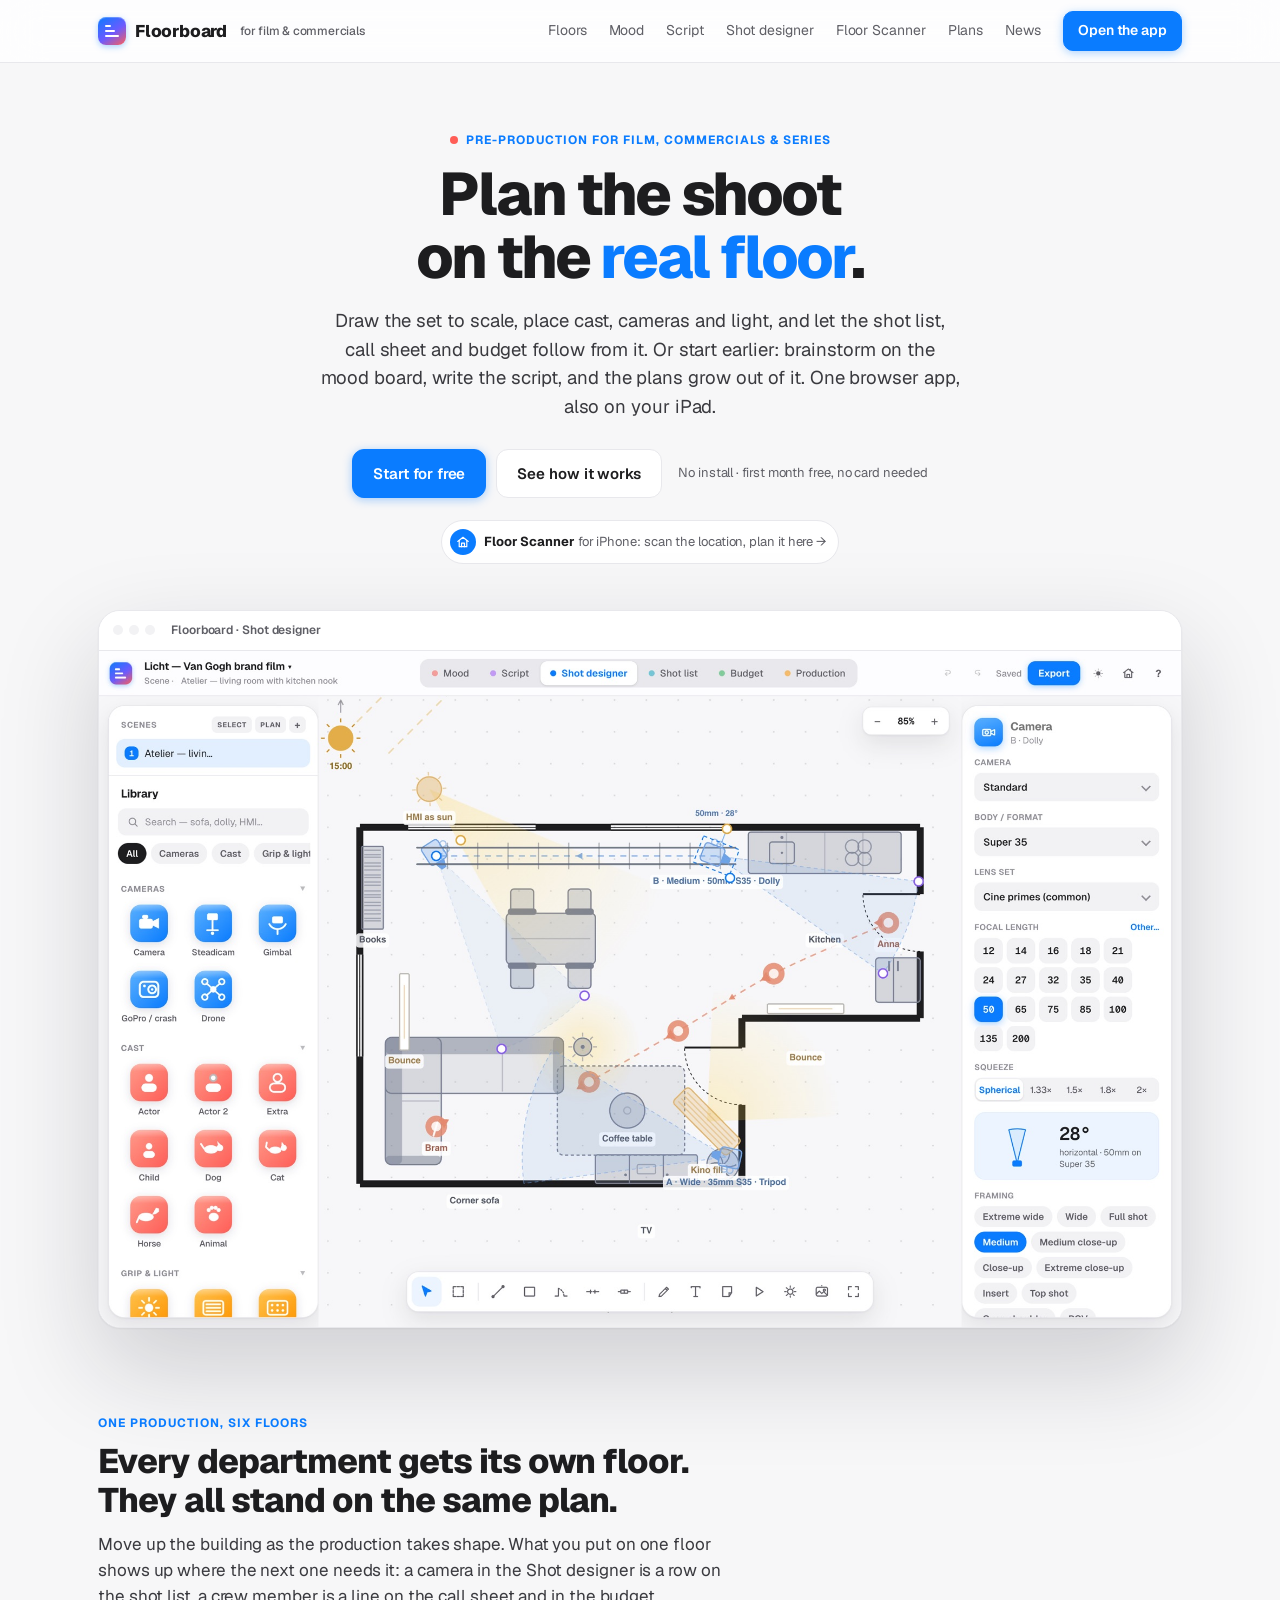
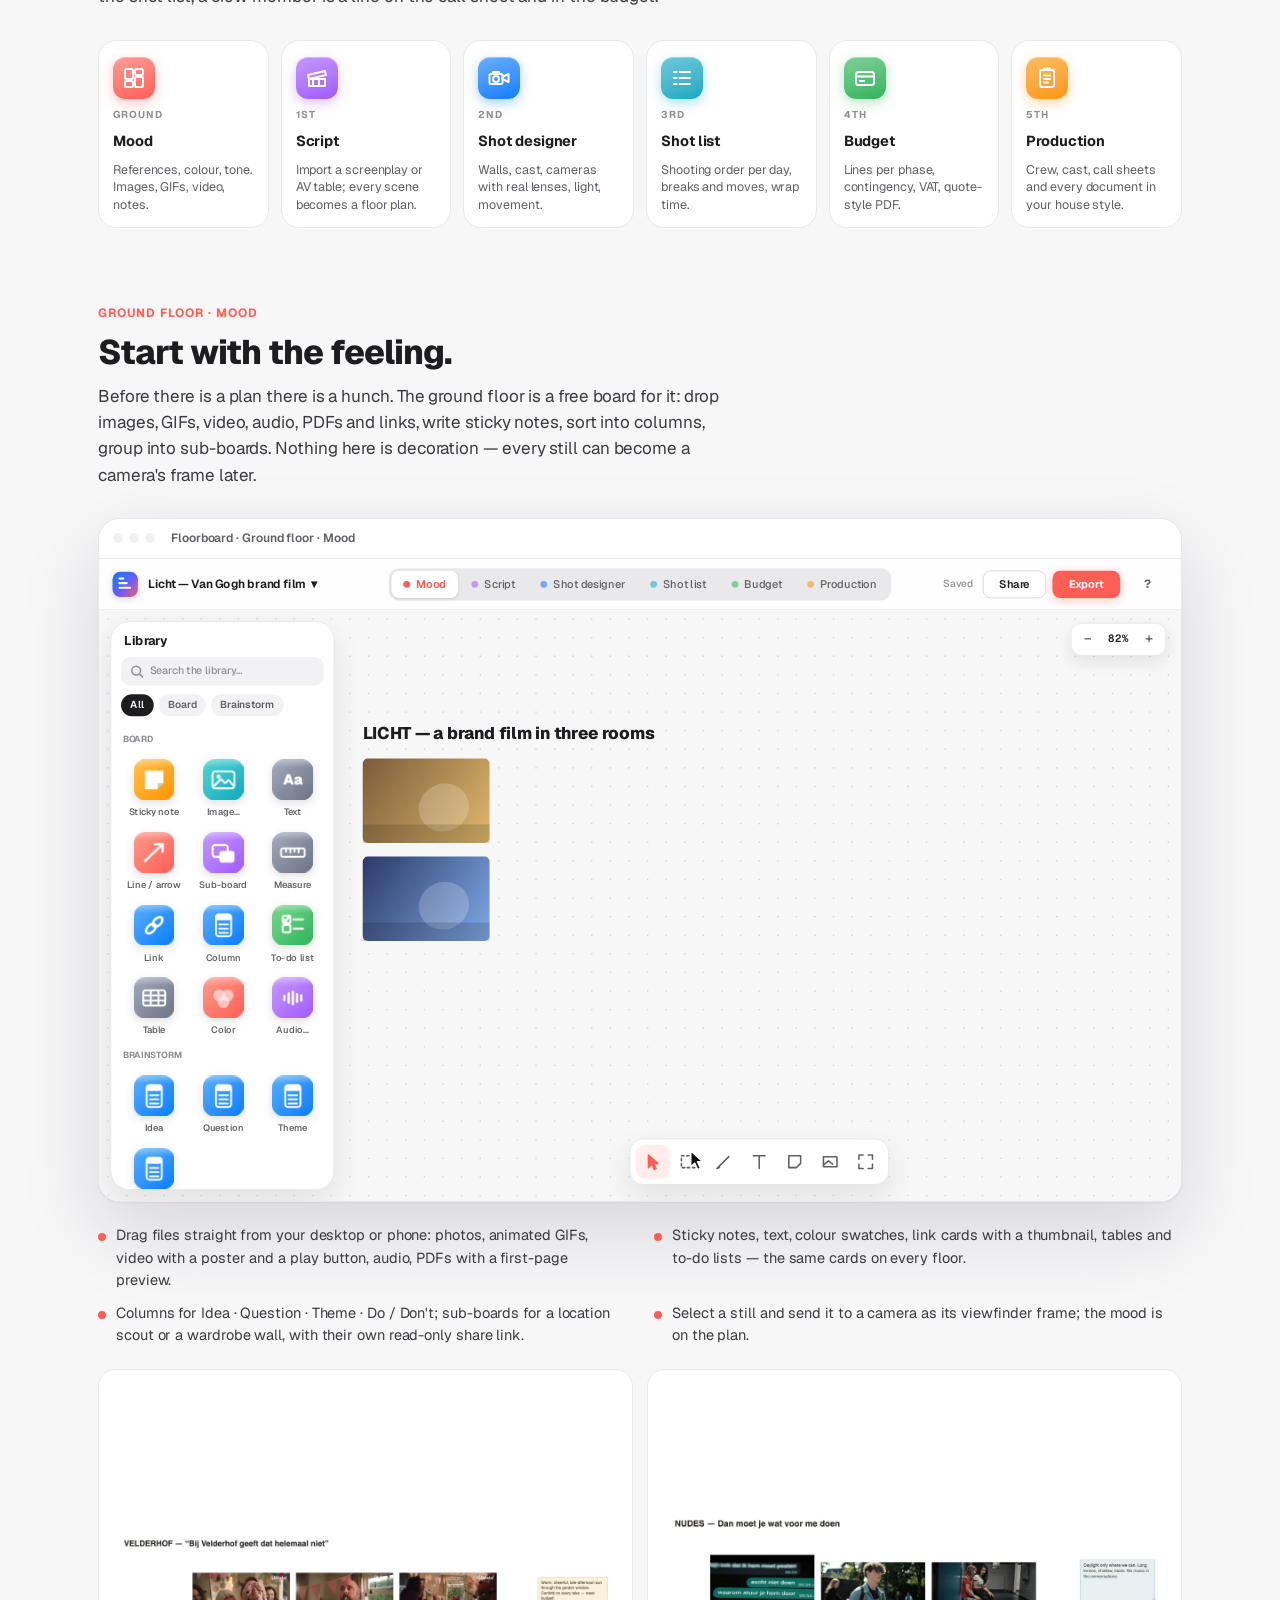
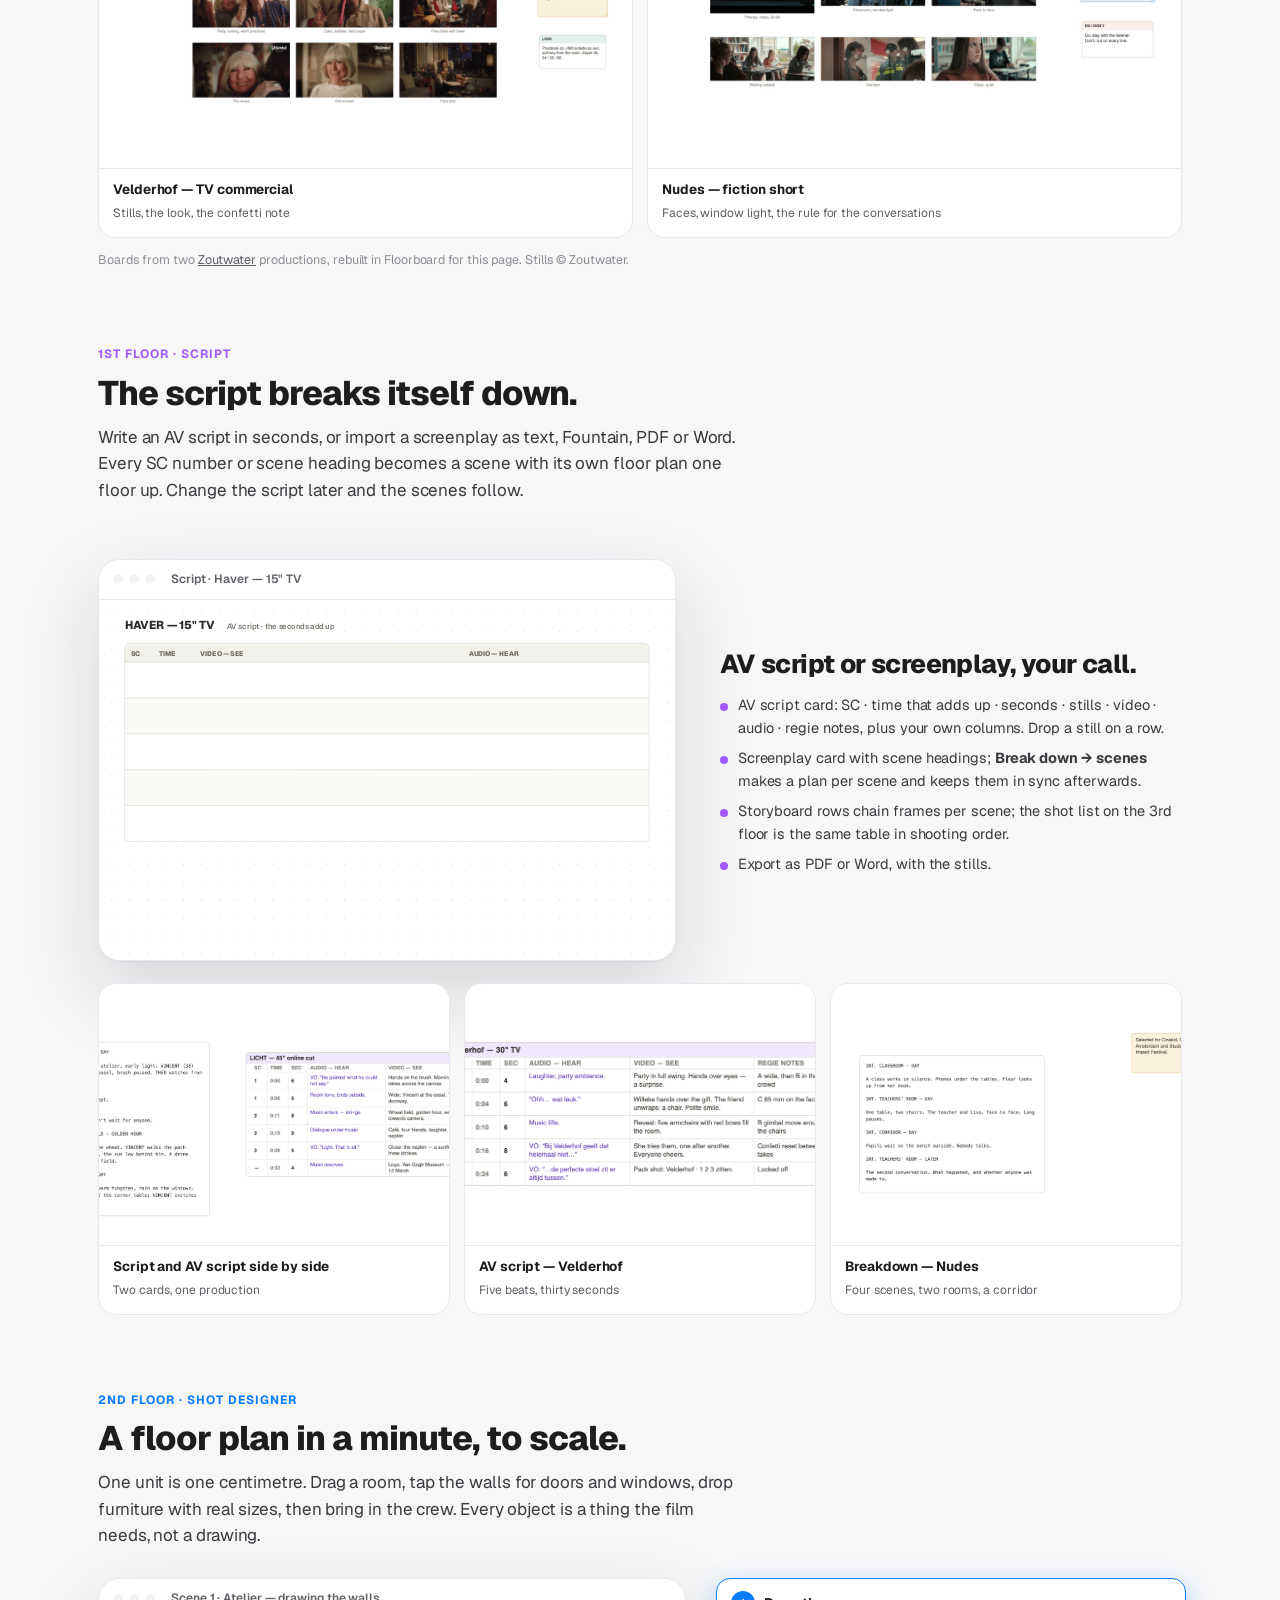
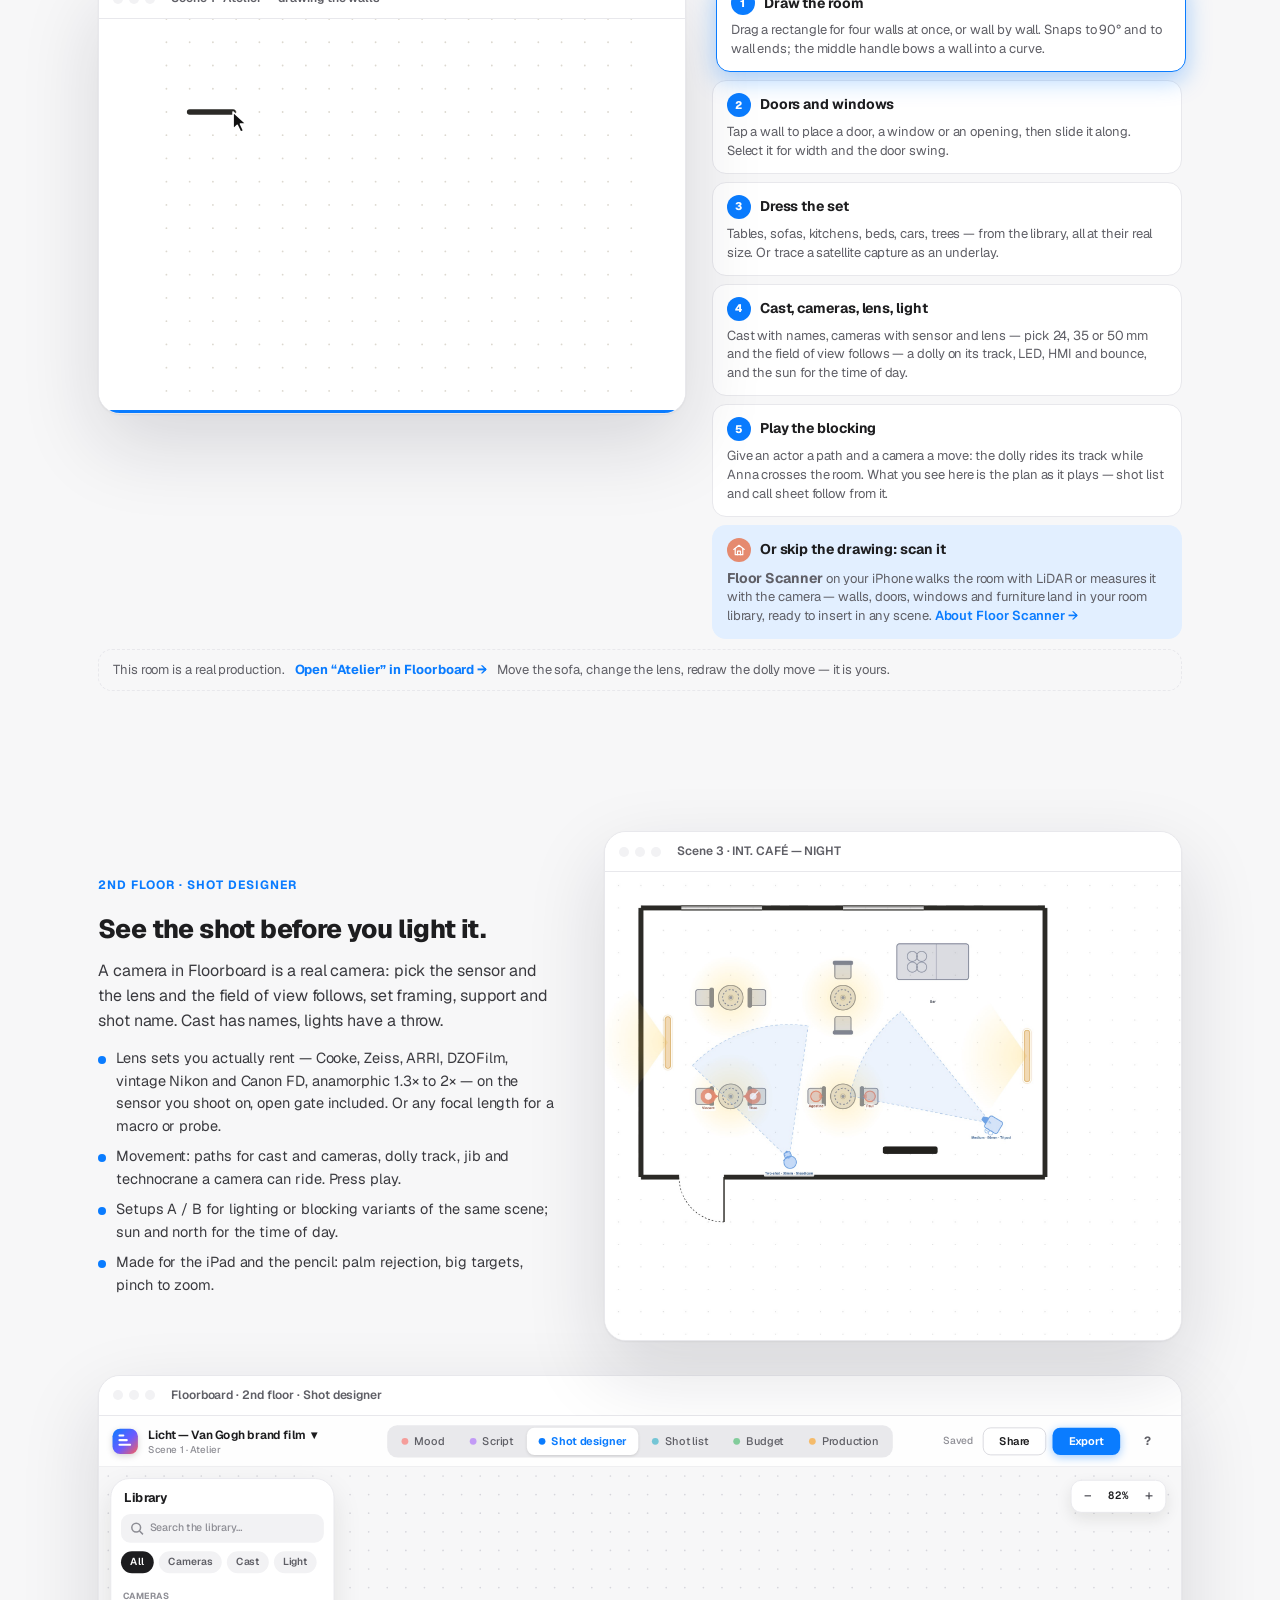
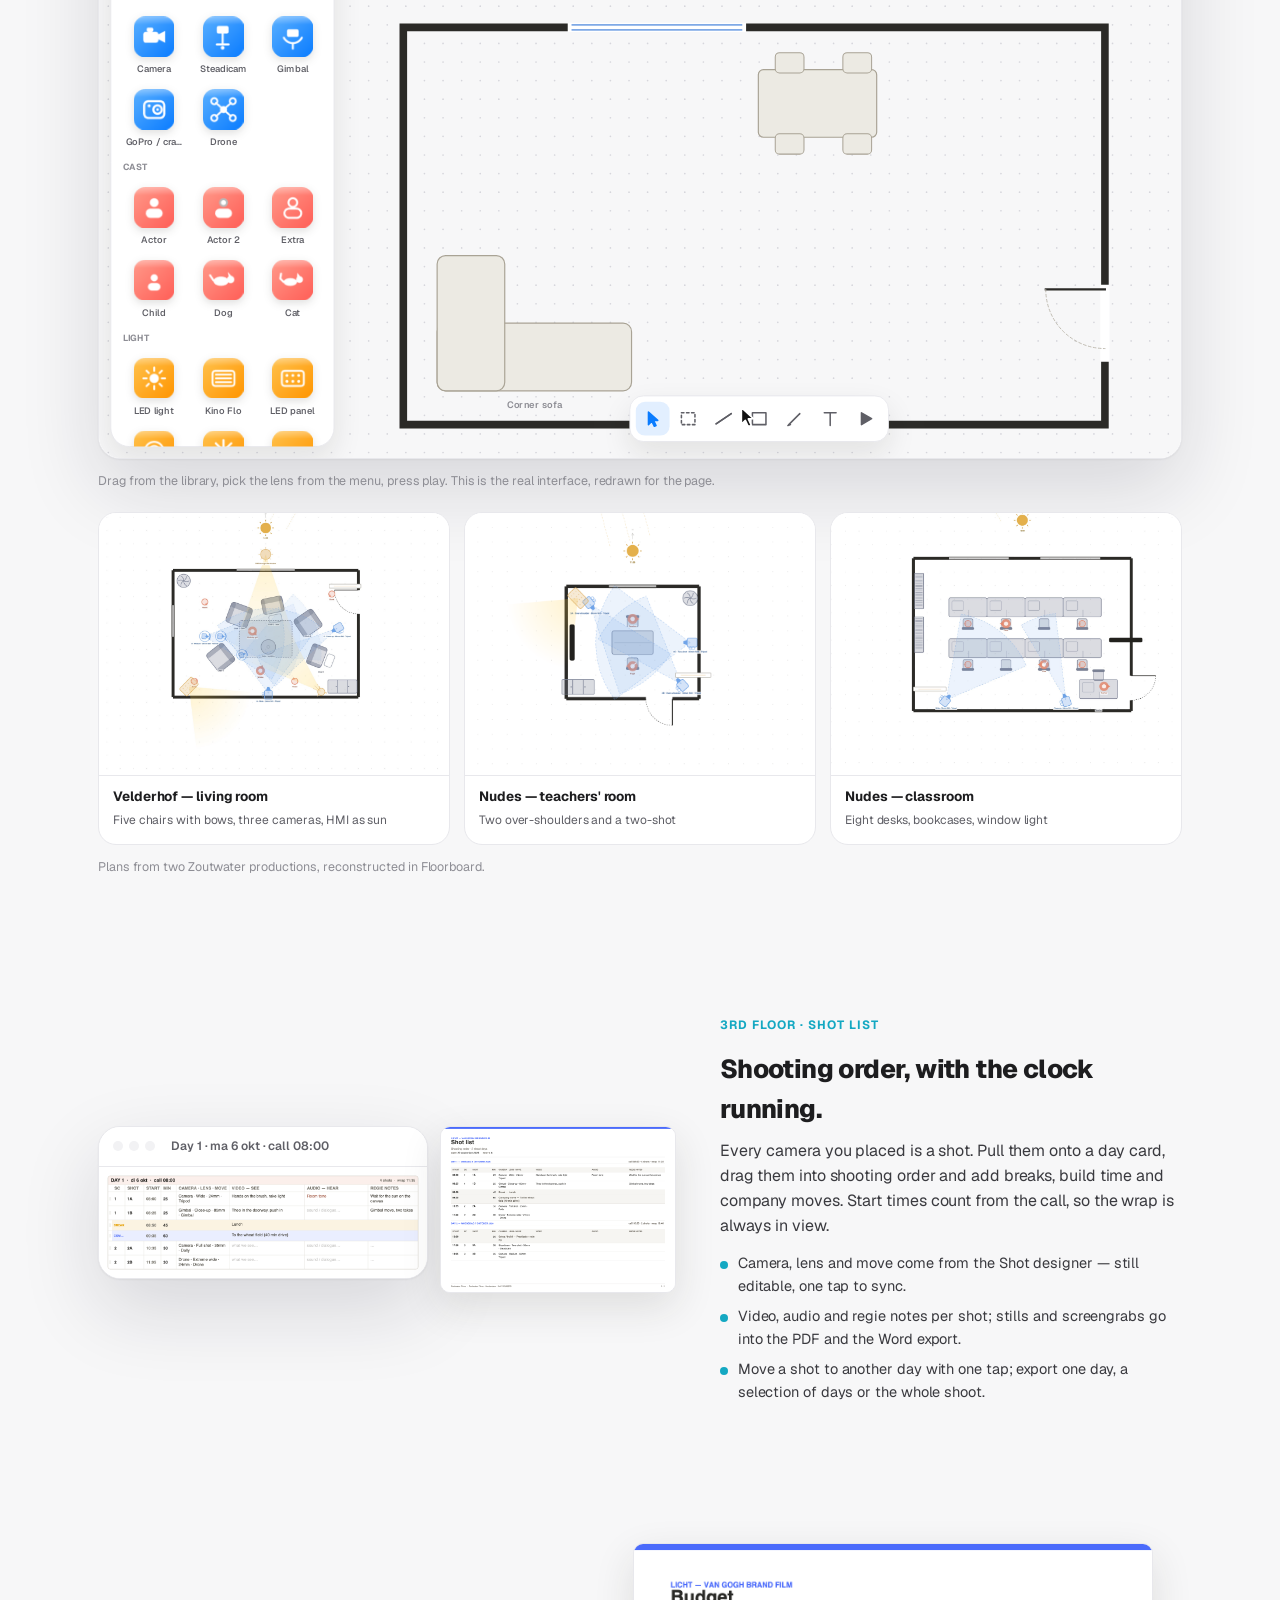
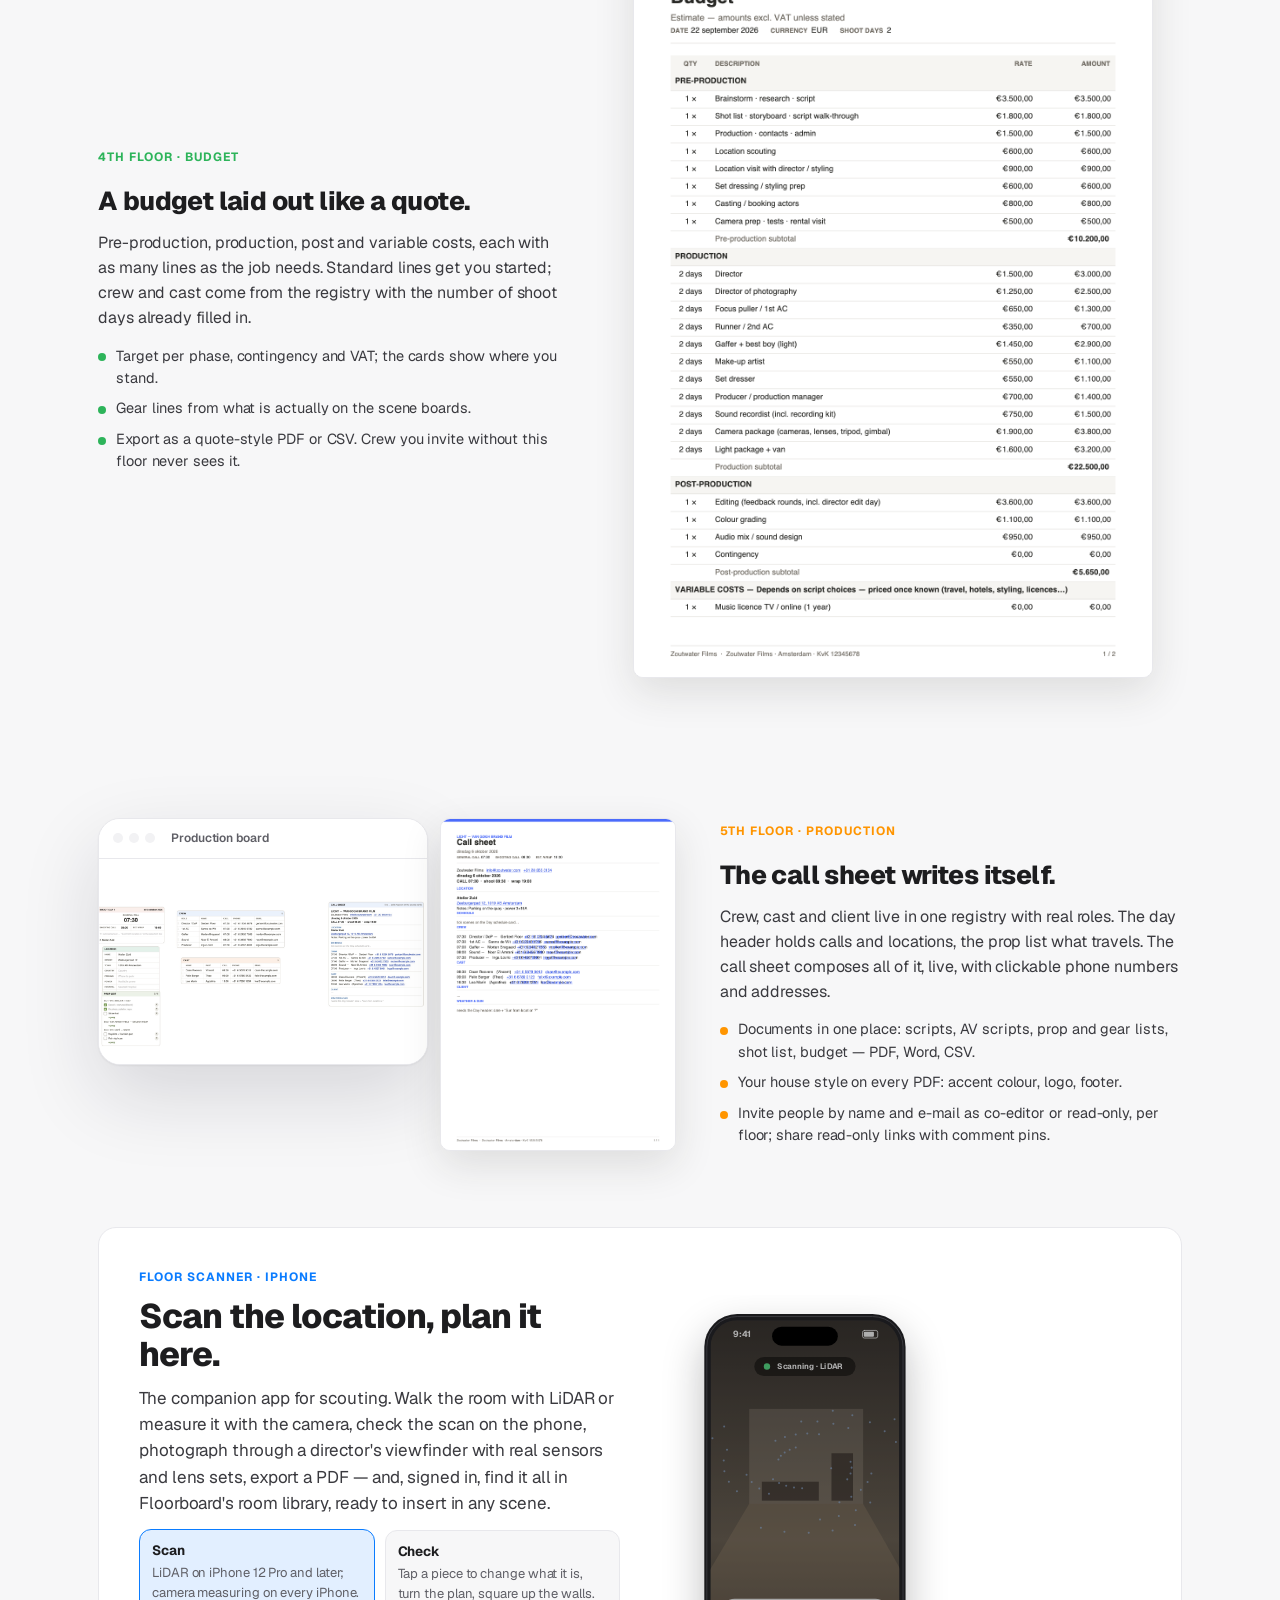
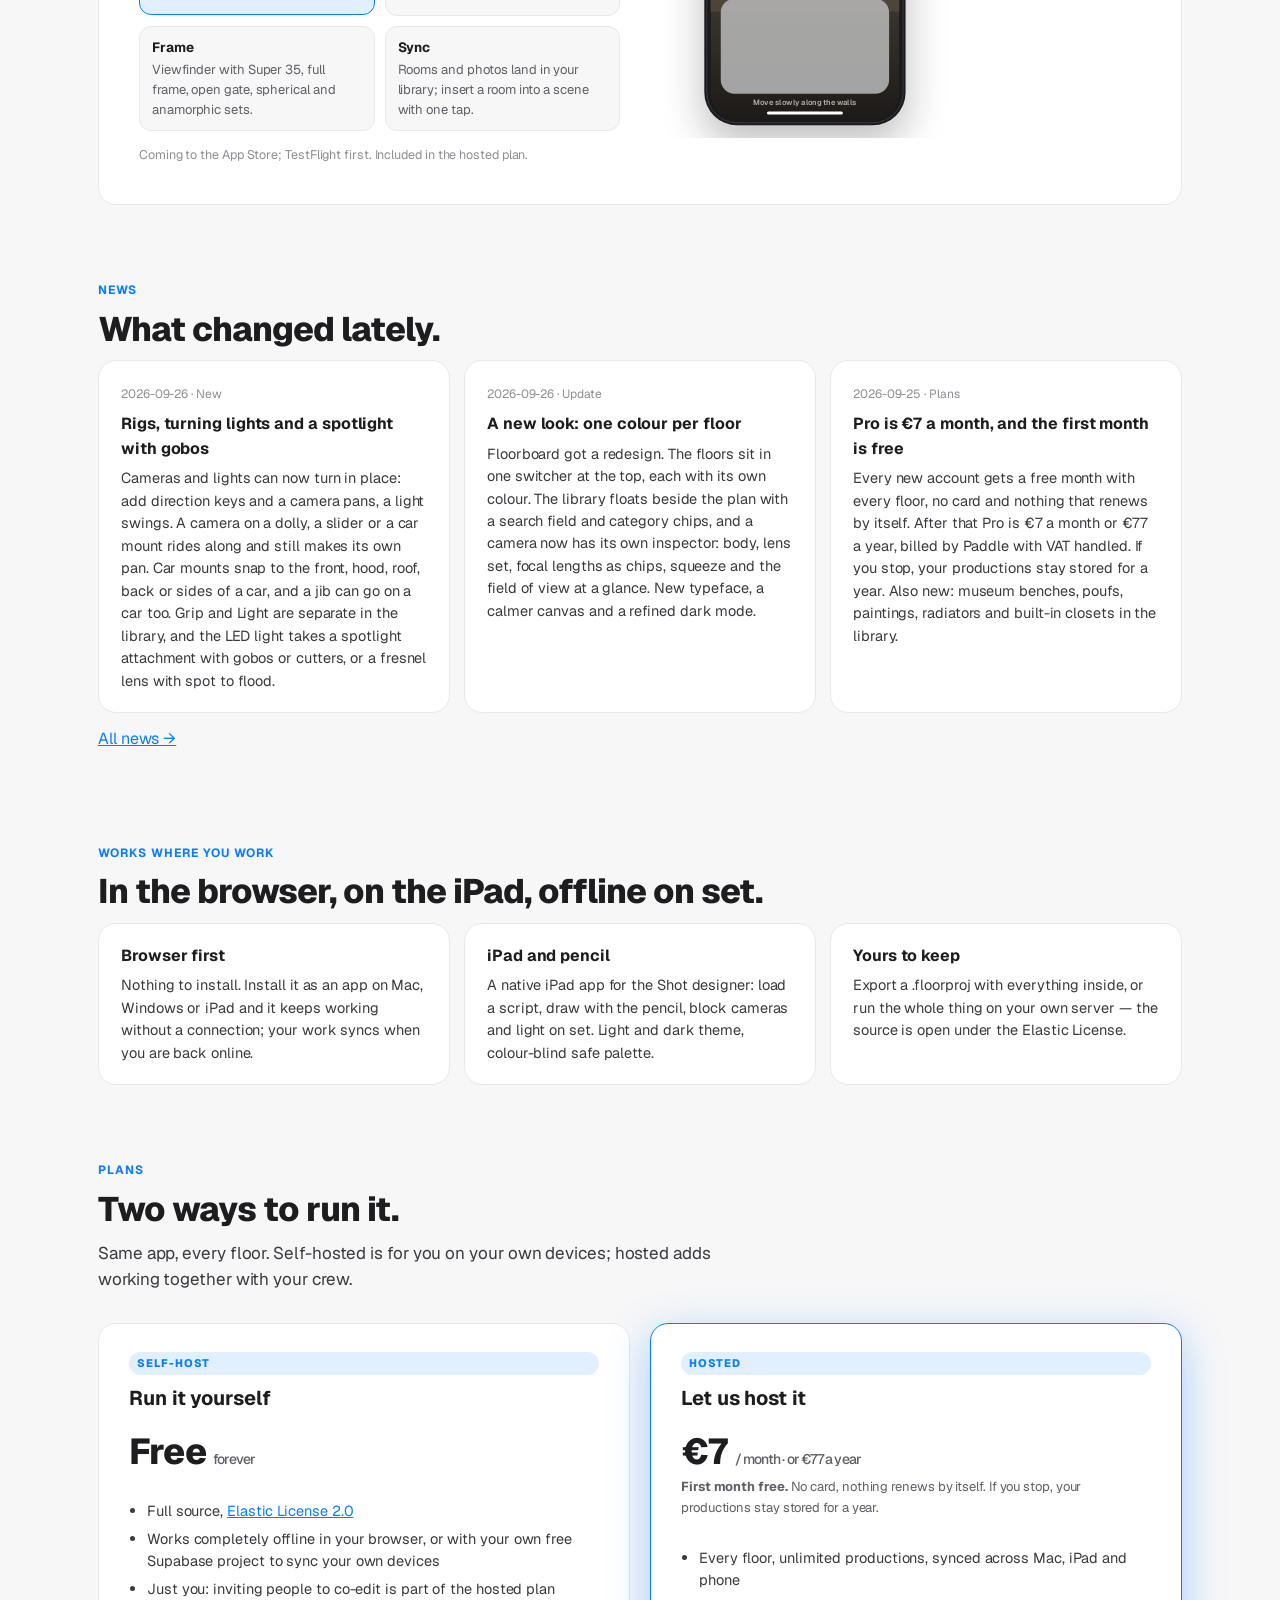
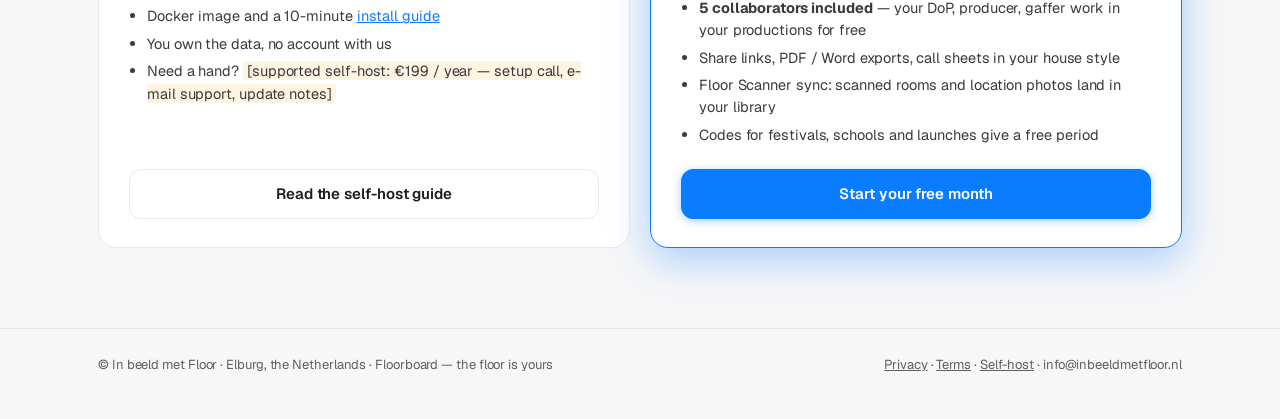
<file: landing.html>
<!DOCTYPE html>
<html lang="en">
<head>
<meta charset="UTF-8">
<meta name="viewport" content="width=device-width, initial-scale=1.0">
<title>Floorboard — pre-production for film, commercials and series</title>
<meta name="description" content="Plan your film on the real floor: moodboard, script breakdown, shot designer with lenses and light, shot list, budget and call sheets — one browser app, also on iPad. Free to self-host, hosted for €9 a month.">
<meta property="og:title" content="Floorboard — the floor is yours">
<meta property="og:description" content="Pre-production in six floors: mood, script, shot designer, shot list, budget, production.">
<meta property="og:image" content="landing/img/hero-ui2.jpg">
<link rel="icon" href="icons/icon-32.png" sizes="32x32">
<link rel="stylesheet" href="./tokens.css">
<style>
  *{box-sizing:border-box}
  html{scroll-behavior:smooth}
  body{margin:0;font-family:var(--font);background:var(--bg);color:var(--ink);line-height:1.55;font-size:16px}
  a{color:var(--accent)}
  .wrap{max-width:1140px;margin:0 auto;padding:0 28px}
  header{position:sticky;top:0;z-index:10;background:color-mix(in srgb,var(--bg) 88%,transparent);backdrop-filter:blur(10px);border-bottom:1px solid var(--line)}
  header .wrap{display:flex;align-items:center;justify-content:space-between;height:62px}
  .logo{display:flex;align-items:center;gap:9px;font-weight:800;letter-spacing:-.2px;color:var(--ink);text-decoration:none;font-size:17px}
  .logo svg{width:26px;height:26px;color:var(--accent)}
  .logo small{font-weight:500;color:var(--ink2);font-size:12px;margin-left:4px}
  nav{display:flex;gap:22px;align-items:center}
  nav a{color:var(--ink2);text-decoration:none;font-size:14px}
  nav a:hover{color:var(--ink)}
  .btn{display:inline-flex;align-items:center;gap:8px;background:var(--accent);color:#fff;border-radius:var(--r-md);padding:12px 20px;font-weight:600;text-decoration:none;border:1px solid var(--accent);font-size:15px}
  .btn:hover{background:var(--accent-ink)}
  .btn.ghost{background:var(--panel);color:var(--ink);border-color:var(--line)}
  .btn.ghost:hover{border-color:var(--border2);background:var(--hover)}
  nav .btn{padding:8px 14px;font-size:14px;color:#fff}
  /* hero */
  .hero{padding:72px 0 30px}
  .hero .wrap{display:grid;grid-template-columns:.9fr 1.1fr;gap:44px;align-items:center}
  .eyebrow{display:inline-flex;align-items:center;gap:8px;font-size:12px;font-weight:700;letter-spacing:1px;text-transform:uppercase;color:var(--accent);margin-bottom:14px}
  .eyebrow i{width:8px;height:8px;border-radius:50%;background:var(--pal-coral)}
  h1{font-size:52px;line-height:1.04;margin:0 0 18px;letter-spacing:-1.2px;font-weight:800}
  h1 em{font-style:normal;color:var(--accent)}
  .sub{font-size:18.5px;color:var(--body);margin:0 0 28px;max-width:520px}
  .cta{display:flex;gap:10px;flex-wrap:wrap;align-items:center}
  .cta small{color:var(--ink2);font-size:13px;margin-left:6px}
  /* app frame */
  .frame{background:var(--panel);border:1px solid var(--line);border-radius:18px;box-shadow:0 30px 80px rgba(40,38,32,.14),0 2px 6px rgba(40,38,32,.06);overflow:hidden}
  .frame .bar{display:flex;align-items:center;gap:10px;padding:10px 14px;border-bottom:1px solid var(--line);background:var(--panel)}
  .frame .bar .dots{display:flex;gap:6px}
  .frame .bar .dots i{width:10px;height:10px;border-radius:50%;background:var(--soft)}
  .frame .bar .name{font-size:12px;font-weight:600;color:var(--ink2);margin-left:6px}
  .frame .tabs{display:flex;gap:4px;padding:6px 10px;border-bottom:1px solid var(--line);background:var(--panel);overflow:hidden}
  .frame .tabs span{font-size:11.5px;font-weight:600;color:var(--ink2);padding:6px 10px;border-radius:var(--r-sm);white-space:nowrap;display:inline-flex;gap:6px;align-items:center}
  .frame .tabs span b{font-size:9px;letter-spacing:.8px;background:var(--soft);color:var(--ink3);border-radius:var(--r-pill);padding:2px 6px;font-weight:800}
  .frame .tabs span.on{color:var(--accent);background:var(--accent-soft)}
  .frame .tabs span.on b{background:var(--panel);color:var(--accent)}
  .frame .shot{display:block;width:100%;height:auto;background:var(--bg)}
  .frame .shot.cover{aspect-ratio:16/10;object-fit:cover;object-position:center}
  /* sections */
  section{padding:76px 0 0}
  .kicker{font-size:12px;font-weight:800;letter-spacing:1.1px;text-transform:uppercase;color:var(--accent);margin:0 0 10px}
  h2{font-size:34px;line-height:1.12;margin:0 0 12px;letter-spacing:-.7px;font-weight:800}
  .lead{color:var(--body);font-size:17px;margin:0 0 30px;max-width:640px}
  /* floors */
  .floors{display:grid;grid-template-columns:repeat(6,1fr);gap:12px}
  .floor{background:var(--panel);border:1px solid var(--line);border-radius:var(--r-md);padding:16px 14px 14px;text-decoration:none;color:var(--ink);display:flex;flex-direction:column;gap:6px;transition:transform .15s,box-shadow .15s}
  .floor:hover{transform:translateY(-2px);box-shadow:0 12px 30px rgba(40,38,32,.08)}
  .floor .lvl{font-size:10px;font-weight:800;letter-spacing:1px;color:var(--ink3);text-transform:uppercase}
  .floor svg{width:26px;height:26px;fill:none;stroke:currentColor;stroke-width:1.8;stroke-linecap:round;stroke-linejoin:round}
  .floor b{font-size:14.5px}
  .floor p{margin:0;font-size:12.5px;color:var(--ink2);line-height:1.4}
  .c-mood{color:var(--pal-lilac)} .c-write{color:var(--pal-olive)} .c-design{color:var(--pal-coral)} .c-shots{color:var(--pal-coral)} .c-budget{color:var(--pal-sand)} .c-org{color:var(--pal-sky)}
  /* steps */
  .steps{display:grid;grid-template-columns:repeat(4,1fr);gap:14px}
  .step{background:var(--panel);border:1px solid var(--line);border-radius:var(--r-md);overflow:hidden}
  .step img{display:block;width:100%;height:auto;aspect-ratio:3/2;object-fit:cover;border-bottom:1px solid var(--line)}
  .step div{padding:12px 14px 14px}
  .step b{display:flex;align-items:center;gap:8px;font-size:14px}
  .step b i{display:inline-flex;align-items:center;justify-content:center;width:22px;height:22px;border-radius:50%;background:var(--accent);color:#fff;font-style:normal;font-size:11px;font-weight:800}
  .step p{margin:6px 0 0;font-size:13px;color:var(--ink2);line-height:1.45}
  .howto{display:grid;grid-template-columns:1.25fr 1fr;gap:26px;align-items:start}
  .stage{position:relative} .stage-imgs{position:relative;aspect-ratio:3/2;background:#fff}
  .stage-imgs img{position:absolute;inset:0;width:100%;height:100%;object-fit:contain;opacity:0;transition:opacity .45s ease;background:#fff}
  .stage-imgs img.on{opacity:1}
  .stage-imgs canvas{position:absolute;inset:0;width:100%;height:100%;opacity:0;transition:opacity .45s ease;background:#fff}
  .stage-imgs canvas.on{opacity:1}
  .howto-open{display:flex;align-items:center;gap:10px;margin-top:10px;padding:10px 14px;border:1px dashed var(--line);border-radius:var(--r-md);font-size:13px;color:var(--ink2)}
  .howto-open a{color:var(--accent);font-weight:700;text-decoration:none;white-space:nowrap}
  .ex-open{display:inline-flex;align-items:center;gap:8px;margin-top:6px;padding:9px 14px;border-radius:var(--r-pill);background:var(--accent);color:#fff;font-weight:700;font-size:13px;text-decoration:none}
  .ex-open:hover{filter:brightness(1.06)} .ex-open small{font-weight:500;opacity:.85}
  .stage-bar{height:3px;background:var(--soft)} .stage-bar i{display:block;height:100%;width:0;background:var(--accent)}
  @keyframes stagebar{from{width:0}to{width:100%}}
  .stepsl{list-style:none;margin:0;padding:0;display:flex;flex-direction:column;gap:8px}
  .stepsl li{padding:12px 14px;border:1px solid var(--line);border-radius:var(--r-md);background:var(--panel);cursor:pointer;transition:border-color .15s,transform .15s,box-shadow .15s}
  .stepsl li:hover,.stepsl li.on{border-color:var(--accent);box-shadow:0 8px 24px rgba(75,107,251,.10);transform:translateX(4px)}
  .stepsl b{display:flex;align-items:center;gap:9px;font-size:14px}
  .stepsl b i{display:inline-flex;align-items:center;justify-content:center;width:24px;height:24px;border-radius:50%;background:var(--accent);color:#fff;font-style:normal;font-size:11px;font-weight:800;flex:none}
  .stepsl b i svg{width:14px;height:14px}
  .stepsl p{margin:6px 0 0;font-size:13px;color:var(--ink2);line-height:1.45}
  .stepsl li.scan{background:var(--accent-soft);border-color:transparent} .stepsl li.scan.on,.stepsl li.scan:hover{border-color:var(--accent)}
  .stepsl li.scan b i{background:var(--pal-coral)}
  .stepsl p a{color:var(--accent);font-weight:600;text-decoration:none}
  .hero-scan{display:inline-flex;align-items:center;gap:8px;margin-top:22px;padding:8px 12px 8px 8px;border:1px solid var(--line);border-radius:var(--r-pill);background:var(--panel);font-size:13px;color:var(--ink2);text-decoration:none}
  .hero-scan i{display:inline-flex;align-items:center;justify-content:center;width:26px;height:26px;border-radius:50%;background:var(--accent);color:#fff}
  .hero-scan i svg{width:14px;height:14px;fill:none;stroke:currentColor;stroke-width:2;stroke-linecap:round;stroke-linejoin:round}
  .hero-scan b{color:var(--ink)}
  @media (max-width:980px){ .howto{grid-template-columns:1fr} }
  .note{margin-top:18px;background:var(--accent-soft);border-radius:var(--r-md);padding:14px 18px;font-size:14px;color:var(--ink);display:flex;gap:12px;align-items:center}
  .note svg{width:22px;height:22px;flex:none;color:var(--accent)}
  /* feature rows */
  .feat{display:grid;grid-template-columns:1fr 1.25fr;gap:44px;align-items:center;padding-top:64px}
  .feat.flip{grid-template-columns:1.25fr 1fr}
  .feat.flip .txt{order:2}
  .feat h3{font-size:26px;margin:0 0 10px;letter-spacing:-.5px;font-weight:800}
  .feat p{color:var(--body);margin:0 0 14px}
  .feat ul{margin:0;padding:0;list-style:none;display:grid;gap:8px}
  .feat li{display:flex;gap:10px;font-size:14.5px;color:var(--body)}
  .feat li::before{content:'';width:8px;height:8px;border-radius:50%;background:var(--accent);flex:none;margin-top:7px}
  .feat .frame .shot{max-height:520px;object-fit:cover}
  .pair{display:grid;grid-template-columns:1.4fr 1fr;gap:12px;align-items:start}
  .doc{background:#fff;border:1px solid var(--line);border-radius:10px;box-shadow:0 14px 40px rgba(40,38,32,.12);overflow:hidden}
  .doc img{display:block;width:100%;height:auto}
  /* real examples */
  .ex{display:grid;grid-template-columns:1.1fr .9fr;grid-template-areas:"hero txt" "grid grid";gap:18px 26px;margin-top:34px;padding-top:34px;border-top:1px solid var(--line)}
  .ex:first-of-type{border-top:none;padding-top:0}
  .ex-hero{grid-area:hero;position:relative;border-radius:16px;overflow:hidden;box-shadow:0 20px 50px rgba(40,38,32,.14)}
  .ex-hero img{display:block;width:100%;height:100%;object-fit:cover;aspect-ratio:16/9}
  .ex-tag{position:absolute;left:14px;top:14px;background:rgba(20,19,17,.6);color:#fff;font-size:11px;font-weight:700;letter-spacing:.6px;text-transform:uppercase;padding:4px 9px;border-radius:999px;backdrop-filter:blur(6px)}
  .ex-txt{grid-area:txt;align-self:center} .ex-txt h3{font-size:24px;margin:0 0 8px;letter-spacing:-.4px} .ex-txt p{color:var(--body);margin:0 0 10px}
  .ex-credits{font-size:12.5px;color:var(--ink2)} .ex-credits a{font-weight:600;text-decoration:none}
  .ex-grid{grid-area:grid;display:grid;grid-template-columns:repeat(4,1fr);gap:12px}
  @media (max-width:980px){ .ex{grid-template-columns:1fr;grid-template-areas:"hero" "txt" "grid"} .ex-grid{grid-template-columns:repeat(2,1fr)} }
  @media (max-width:600px){ .ex-grid{grid-template-columns:1fr} }
  /* gallery */
  .gallery{display:grid;grid-template-columns:repeat(3,1fr);gap:14px}
  .g{background:var(--panel);border:1px solid var(--line);border-radius:var(--r-md);overflow:hidden;text-decoration:none;color:var(--ink);display:block}
  .g img{display:block;width:100%;aspect-ratio:4/3;object-fit:cover;border-bottom:1px solid var(--line);background:#fff}
  .g div{padding:10px 14px 12px}
  .g b{font-size:13.5px;display:block}
  .g span{font-size:12px;color:var(--ink2)}
  /* scanner */
  .scan{display:grid;grid-template-columns:1fr 1fr;gap:40px;align-items:center;background:var(--panel);border:1px solid var(--line);border-radius:22px;padding:40px}
  .phone{width:250px;margin:0 auto;background:#111;border-radius:38px;padding:12px;box-shadow:0 30px 60px rgba(40,38,32,.22)}
  .phone .scr{background:#F4F3F0;border-radius:28px;overflow:hidden;aspect-ratio:9/19.5;display:flex;flex-direction:column}
  .phone .top{padding:16px 16px 8px;font-size:12px;font-weight:700}
  .phone .top small{display:block;font-weight:500;color:#7E7B73;font-size:10.5px}
  .phone img{width:100%;aspect-ratio:1;object-fit:contain;background:#fff;border-top:1px solid #E6E3DD;border-bottom:1px solid #E6E3DD}
  .phone .rows{padding:10px 16px;font-size:10.5px;color:#46433B;display:grid;gap:8px}
  .phone .rows div{display:flex;justify-content:space-between;align-items:center;background:#fff;border:1px solid #E6E3DD;border-radius:10px;padding:8px 10px}
  .phone .rows i{font-style:normal;font-size:9px;font-weight:800;letter-spacing:.6px;color:#4B6BFB;background:#EAEEFF;border-radius:999px;padding:2px 6px}
  .badges{display:flex;gap:10px;flex-wrap:wrap;margin-top:8px}
  .badge{font-size:12.5px;padding:6px 10px;border-radius:var(--r-pill);background:var(--soft);color:var(--ink2)}
  /* everywhere */
  .grid3{display:grid;grid-template-columns:repeat(3,1fr);gap:14px}
  .card{background:var(--panel);border:1px solid var(--line);border-radius:var(--r-md);padding:20px 22px}
  .card h4{margin:0 0 6px;font-size:16px}
  .card p{margin:0;color:var(--body);font-size:14.5px}
  /* plans */
  .plans{display:grid;grid-template-columns:1fr 1fr;gap:20px;align-items:stretch}
  .plan{background:var(--panel);border:1px solid var(--line);border-radius:var(--r-lg);padding:28px 30px;display:flex;flex-direction:column}
  .plan.pro{border-color:var(--accent);box-shadow:0 12px 40px rgba(75,107,251,.14)}
  .plan h3{margin:0;font-size:20px}
  .price{font-size:36px;font-weight:800;margin:10px 0 2px;letter-spacing:-.8px}
  .price small{font-size:14px;font-weight:500;color:var(--ink2)}
  .plan ul{padding-left:18px;margin:14px 0 18px;color:var(--body);font-size:14.5px}
  .plan li{margin:5px 0}
  .plan .btn{margin-top:auto;justify-content:center}
  .tag{display:inline-block;background:var(--accent-soft);color:var(--accent);font-size:11px;font-weight:800;letter-spacing:.8px;padding:3px 8px;border-radius:20px;text-transform:uppercase;margin-bottom:8px}
  .fill{background:var(--warn-soft);padding:0 4px;border-radius:4px}
  footer{margin:80px 0 0;padding:26px 0 44px;border-top:1px solid var(--line);color:var(--ink2);font-size:13px}
  footer .wrap{display:flex;justify-content:space-between;flex-wrap:wrap;gap:10px}
  footer a{color:var(--ink2)}
  @media (max-width:980px){
    .hero .wrap,.feat,.feat.flip,.scan{grid-template-columns:1fr}
    .feat.flip .txt{order:0}
    .floors{grid-template-columns:repeat(3,1fr)} .steps{grid-template-columns:repeat(2,1fr)}
    h1{font-size:40px} h2{font-size:28px}
    nav a:not(.btn){display:none}
  }
  .frame.anim canvas{display:block;width:100%;aspect-ratio:16/10;background:#fff}
  .uiframe canvas{display:block;width:100%;aspect-ratio:1280/760;background:#fff}
  .uilist{margin-top:22px}
  .cols2{list-style:none;margin:0;padding:0;display:grid;grid-template-columns:1fr 1fr;gap:10px 28px}
  .cols2 li{display:flex;gap:10px;font-size:14.5px;color:var(--body)}
  .cols2 li::before{content:'';width:8px;height:8px;border-radius:50%;background:var(--accent);flex:none;margin-top:7px}
  .scanstage canvas{display:block;width:100%;aspect-ratio:760/700}
  .scansteps li{cursor:pointer;transition:border-color .2s,background .2s,transform .2s}
  .scansteps li.on{border-color:var(--accent);background:var(--accent-soft);transform:translateY(-1px)}
  .gal2{display:grid;grid-template-columns:1fr 1fr;gap:14px;margin-top:22px}
  #designer .gallery,#script .gallery{margin-top:22px}
  .credit{margin:12px 0 0;font-size:12.5px;color:var(--ink3)}
  .credit a{color:var(--ink2)}
  .scansteps{list-style:none;margin:0;padding:0;display:grid;grid-template-columns:1fr 1fr;gap:10px}
  .scansteps li{border:1px solid var(--line);border-radius:12px;padding:10px 12px;font-size:13px;color:var(--ink2);background:var(--bg)}
  .scansteps li b{display:block;color:var(--ink);font-size:13.5px;margin-bottom:2px}
  @media (max-width:820px){ .scan{grid-template-columns:1fr;padding:26px} }
  @media (max-width:600px){
    .floors,.steps,.scansteps,.gallery,.grid3,.plans,.gal2,.cols2{grid-template-columns:1fr} .pair{grid-template-columns:1fr}
    .wrap{padding:0 18px} section{padding-top:56px} .hero{padding-top:44px} h1{font-size:34px}
  }

  /* ---------------- UI 2.0 — Geist, one colour per floor, the app's own chrome ---------------- */
  body{font-family:var(--font);-webkit-font-smoothing:antialiased;letter-spacing:-.005em}
  h1{letter-spacing:-1.8px} h2{letter-spacing:-1px} .feat h3{letter-spacing:-.6px}
  header{background:var(--glass);-webkit-backdrop-filter:saturate(180%) blur(20px);backdrop-filter:saturate(180%) blur(20px)}
  .app-icon{width:28px;height:28px;border-radius:8px;flex:none;background:linear-gradient(145deg,#0A7CFF 0%,#6B5BFF 55%,#FF5E57 100%);display:flex;flex-direction:column;justify-content:center;gap:2.6px;padding-left:6.5px;box-shadow:0 2px 6px rgba(10,124,255,.35),inset 0 1px 0 rgba(255,255,255,.25)}
  .app-icon i{display:block;height:2.4px;border-radius:2px;background:#fff}
  .app-icon i:nth-child(1){width:6.5px} .app-icon i:nth-child(2){width:10px} .app-icon i:nth-child(3){width:14px}
  .btn{border-radius:12px;box-shadow:0 2px 10px var(--accent-glow)}
  .btn.ghost{box-shadow:none}
  nav .btn{border-radius:10px}
  .eyebrow i{background:var(--f-mood)}
  /* each floor section wears its floor's colour */
  #mood{--accent:var(--f-mood)} #script{--accent:var(--f-write)} #draw,#designer{--accent:var(--f-design)}
  #shotlist{--accent:var(--f-shots)} #budget{--accent:var(--f-budget)} #production{--accent:var(--f-org)}
  #mood,#script,#draw,#designer,#shotlist,#budget,#production{--accent-soft:color-mix(in srgb,var(--accent) 12%,var(--panel));--accent-ink:color-mix(in srgb,var(--accent) 86%,#000);--accent-glow:color-mix(in srgb,var(--accent) 34%,transparent)}
  .wrap .kicker{color:var(--accent);font-weight:700;letter-spacing:1px}
  .stepsl li:hover,.stepsl li.on{box-shadow:0 8px 24px var(--accent-glow)}
  .plan.pro{box-shadow:0 12px 40px var(--accent-glow)}
  /* the six floors as app icons */
  .c-mood{--fc:var(--f-mood)} .c-write{--fc:var(--f-write)} .c-design{--fc:var(--f-design)} .c-shots{--fc:var(--f-shots)} .c-budget{--fc:var(--f-budget)} .c-org{--fc:var(--f-org)}
  .floor{border-radius:18px;padding:16px 14px 14px;gap:8px}
  .floor svg{width:42px;height:42px;padding:9px;border-radius:12px;color:#fff;stroke-width:2;background:linear-gradient(160deg,color-mix(in srgb,var(--fc) 62%,#fff),var(--fc));box-shadow:0 4px 12px color-mix(in srgb,var(--fc) 35%,transparent),inset 0 1px 0 rgba(255,255,255,.3)}
  .floor .lvl{order:2;font-weight:700}
  .floor svg{order:1} .floor b{order:3} .floor p{order:4}
  /* app window mock-ups */
  .frame{border-radius:22px;box-shadow:0 1px 2px rgba(0,0,0,.05),0 30px 80px rgba(20,20,40,.14)}
  .frame .tabs{justify-content:center;padding:8px 10px;background:var(--glass)}
  .frame .tabs span{padding:5px 11px;border-radius:8px;font-weight:500;background:none;gap:6px}
  .frame .tabs span b{display:none}
  .frame .tabs span::before{content:'';width:7px;height:7px;border-radius:50%;background:var(--fc);opacity:.55}
  .frame .tabs span:nth-child(1){--fc:var(--f-mood)} .frame .tabs span:nth-child(2){--fc:var(--f-write)} .frame .tabs span:nth-child(3){--fc:var(--f-design)}
  .frame .tabs span:nth-child(4){--fc:var(--f-shots)} .frame .tabs span:nth-child(5){--fc:var(--f-budget)} .frame .tabs span:nth-child(6){--fc:var(--f-org)}
  .frame .tabs span.on{background:var(--panel);color:var(--fc);font-weight:650;box-shadow:0 1px 3px rgba(0,0,0,.12),0 0 0 .5px rgba(0,0,0,.04)}
  .frame .tabs span.on::before{opacity:1}
  .frame .tabs .seg{display:inline-flex;gap:2px;padding:3px;border-radius:11px;background:var(--soft2)}
  .g,.card,.plan,.step,.scan{border-radius:18px}
  .gal2 .g img{object-fit:contain;background:var(--panel)}
  /* bullet lists: the dot sits beside the text, bold words stay inline */
  .feat li,.cols2 li{display:block;position:relative;padding-left:18px}
  .feat li::before,.cols2 li::before{position:absolute;left:0;top:.62em;margin:0}
  .stepsl p b{display:inline}
  .stepsl li > b{display:flex}
  .stepsl li.scan{display:block;padding:12px 14px;border-radius:var(--r-md);box-shadow:none}
  .phone .rows i{color:var(--accent);background:var(--accent-soft)}
  /* hero: the real app, large — headline centred above it */
  .hero{padding:64px 0 10px}
  .hero .wrap{grid-template-columns:1fr;justify-items:center;text-align:center;gap:0}
  .hero h1{font-size:60px;letter-spacing:-2.2px}
  .hero .sub{margin-left:auto;margin-right:auto;max-width:640px}
  .hero .cta{justify-content:center}
  .hero .frame{width:100%;margin-top:46px;box-shadow:0 1px 2px rgba(0,0,0,.05),0 40px 100px rgba(20,20,40,.18)}
  .hero .frame .shot{display:block;width:100%;height:auto}
  @media (max-width:980px){ .hero h1{font-size:40px;letter-spacing:-1.2px} }
  @media (max-width:600px){ .hero h1{font-size:34px} .hero .frame{margin-top:30px} }
</style>
</head>
<body>
<header>
  <div class="wrap">
    <a class="logo" href="#top">
      <span class="app-icon" aria-hidden="true"><i></i><i></i><i></i></span>
      Floorboard <small>for film &amp; commercials</small>
    </a>
    <nav>
      <a href="#floors">Floors</a>
      <a href="#mood">Mood</a>
      <a href="#script">Script</a>
      <a href="#draw">Shot designer</a>
      <a href="#scanner">Floor Scanner</a>
      <a href="#plans">Plans</a>
      <a href="news.html">News</a>
      <a class="btn" href="index.html?start=1">Open the app</a>
    </nav>
  </div>
</header>

<div class="hero" id="top">
  <div class="wrap">
    <div>
      <div class="eyebrow"><i></i>Pre-production for film, commercials &amp; series</div>
      <h1>Plan the shoot<br>on the <em>real floor</em>.</h1>
      <p class="sub">Draw the set to scale, place cast, cameras and light, and let the shot list, call sheet and budget follow from it. Or start earlier: brainstorm on the mood board, write the script, and the plans grow out of it. One browser app, also on your iPad.</p>
      <div class="cta">
        <a class="btn" href="index.html?start=1">Start for free</a>
        <a class="btn ghost" href="#draw">See how it works</a>
        <small>No install · first month free, no card needed</small>
      </div>
      <a class="hero-scan" href="#scanner"><i><svg viewBox="0 0 24 24"><path d="M3 11l9-7 9 7"/><path d="M5.5 9.5V20h13V9.5"/><path d="M9.5 20v-6h5v6"/></svg></i><span><b>Floor Scanner</b> for iPhone: scan the location, plan it here →</span></a>
    </div>
    <div class="frame" aria-label="Floorboard, the Shot designer">
      <div class="bar"><span class="dots"><i></i><i></i><i></i></span><span class="name">Floorboard · Shot designer</span></div>
      <img class="shot" src="landing/img/hero-ui2.jpg" width="2000" height="1250" alt="The Floorboard Shot designer: the floors in the top bar, the library on the left, an L-shaped living room with two cameras, a dolly track, two actors and light, and the camera inspector on the right with lens set, focal lengths and a 28° field of view">
    </div>
  </div>
</div>

<section id="floors">
  <div class="wrap">
    <p class="kicker">One production, six floors</p>
    <h2>Every department gets its own floor.<br>They all stand on the same plan.</h2>
    <p class="lead">Move up the building as the production takes shape. What you put on one floor shows up where the next one needs it: a camera in the Shot designer is a row on the shot list, a crew member is a line on the call sheet and in the budget.</p>
    <div class="floors">
      <a class="floor" href="#mood"><span class="lvl">Ground</span><svg class="c-mood" viewBox="0 0 24 24"><rect x="3" y="3" width="8" height="10" rx="1.5"/><rect x="13" y="3" width="8" height="6" rx="1.5"/><rect x="13" y="11" width="8" height="10" rx="1.5"/><rect x="3" y="15" width="8" height="6" rx="1.5"/></svg><b>Mood</b><p>References, colour, tone. Images, GIFs, video, notes.</p></a>
      <a class="floor" href="#script"><span class="lvl">1st</span><svg class="c-write" viewBox="0 0 24 24"><path d="M3 9l17-4 1 4-17 4z"/><path d="M4 13h16v7H4z"/><path d="M8 13v7M14 13v7"/></svg><b>Script</b><p>Import a screenplay or AV table; every scene becomes a floor plan.</p></a>
      <a class="floor" href="#draw"><span class="lvl">2nd</span><svg class="c-design" viewBox="0 0 24 24"><rect x="2.5" y="8" width="13" height="10" rx="1.5"/><circle cx="9" cy="13" r="3"/><path d="M15.5 11l6-3v8l-6-3M6 8V6h6v2"/></svg><b>Shot designer</b><p>Walls, cast, cameras with real lenses, light, movement.</p></a>
      <a class="floor" href="#shotlist"><span class="lvl">3rd</span><svg class="c-shots" viewBox="0 0 24 24"><path d="M4 6h2.5M9.5 6H20M4 12h2.5M9.5 12H20M4 18h2.5M9.5 18H20"/></svg><b>Shot list</b><p>Shooting order per day, breaks and moves, wrap time.</p></a>
      <a class="floor" href="#budget"><span class="lvl">4th</span><svg class="c-budget" viewBox="0 0 24 24"><rect x="3" y="6" width="18" height="13" rx="2.5"/><path d="M3 10.5h18M7 15h4"/></svg><b>Budget</b><p>Lines per phase, contingency, VAT, quote-style PDF.</p></a>
      <a class="floor" href="#production"><span class="lvl">5th</span><svg class="c-org" viewBox="0 0 24 24"><rect x="5" y="4" width="14" height="17" rx="2"/><path d="M9 4V2.5h6V4M9 9.5h6M9 13h6M9 16.5h4"/></svg><b>Production</b><p>Crew, cast, call sheets and every document in your house style.</p></a>
    </div>
  </div>
</section>

<section id="mood">
  <div class="wrap">
    <p class="kicker">Ground floor · Mood</p>
    <h2>Start with the feeling.</h2>
    <p class="lead">Before there is a plan there is a hunch. The ground floor is a free board for it: drop images, GIFs, video, audio, PDFs and links, write sticky notes, sort into columns, group into sub-boards. Nothing here is decoration — every still can become a camera's frame later.</p>
    <div class="frame uiframe"><div class="bar"><span class="dots"><i></i><i></i><i></i></span><span class="name">Floorboard · Ground floor · Mood</span></div><canvas id="uiMood" aria-label="The Floorboard window: a sticky note is dragged from the library onto the board and typed in, four photos are dropped from outside and grouped into a sub-board, a column card and a link card are added"></canvas></div>
    <div class="uilist">
      <ul class="cols2">
          <li>Drag files straight from your desktop or phone: photos, animated GIFs, video with a poster and a play button, audio, PDFs with a first-page preview.</li>
          <li>Sticky notes, text, colour swatches, link cards with a thumbnail, tables and to-do lists — the same cards on every floor.</li>
          <li>Columns for Idea · Question · Theme · Do / Don't; sub-boards for a location scout or a wardrobe wall, with their own read-only share link.</li>
          <li>Select a still and send it to a camera as its viewfinder frame; the mood is on the plan.</li>
        </ul>
    </div>
    <div class="gal2">
      <a class="g" href="landing/img/velderhof-mood.jpg" target="_blank" rel="noopener"><img src="landing/img/velderhof-mood.jpg" alt="Mood board of the Velderhof commercial with stills from the finished spot" style="object-position:center 55%"><div><b>Velderhof — TV commercial</b><span>Stills, the look, the confetti note</span></div></a>
      <a class="g" href="landing/img/nudes-mood.jpg" target="_blank" rel="noopener"><img src="landing/img/nudes-mood.jpg" alt="Mood board of the short film Nudes" style="object-position:center 55%"><div><b>Nudes — fiction short</b><span>Faces, window light, the rule for the conversations</span></div></a>
    </div>
    <p class="credit">Boards from two <a href="https://www.zoutwater.com" rel="noopener">Zoutwater</a> productions, rebuilt in Floorboard for this page. Stills © Zoutwater.</p>
  </div>
</section>

<section id="script">
  <div class="wrap">
    <p class="kicker">1st floor · Script</p>
    <h2>The script breaks itself down.</h2>
    <p class="lead">Write an AV script in seconds, or import a screenplay as text, Fountain, PDF or Word. Every SC number or scene heading becomes a scene with its own floor plan one floor up. Change the script later and the scenes follow.</p>
    <div class="feat flip" style="padding-top:26px">
      <div class="txt">
        <h3>AV script or screenplay, your call.</h3>
        <ul>
          <li>AV script card: SC · time that adds up · seconds · stills · video · audio · regie notes, plus your own columns. Drop a still on a row.</li>
          <li>Screenplay card with scene headings; <b>Break down → scenes</b> makes a plan per scene and keeps them in sync afterwards.</li>
          <li>Storyboard rows chain frames per scene; the shot list on the 3rd floor is the same table in shooting order.</li>
          <li>Export as PDF or Word, with the stills.</li>
        </ul>
      </div>
      <div class="frame anim"><div class="bar"><span class="dots"><i></i><i></i><i></i></span><span class="name">Script · Haver — 15" TV</span></div><canvas id="scriptCv" aria-label="An AV script being written, then a screenplay breaking down into three scenes"></canvas></div>
    </div>
    <div class="gallery">
      <a class="g" href="landing/img/script.png" target="_blank" rel="noopener"><img src="landing/img/script.png" alt="A shooting script card next to an AV script table"><div><b>Script and AV script side by side</b><span>Two cards, one production</span></div></a>
      <a class="g" href="landing/img/velderhof-av.png" target="_blank" rel="noopener"><img src="landing/img/velderhof-av.png" alt="AV script of the Velderhof commercial" style="object-position:left center"><div><b>AV script — Velderhof</b><span>Five beats, thirty seconds</span></div></a>
      <a class="g" href="landing/img/nudes-script.png" target="_blank" rel="noopener"><img src="landing/img/nudes-script.png" alt="Script breakdown card of Nudes" style="object-position:left center"><div><b>Breakdown — Nudes</b><span>Four scenes, two rooms, a corridor</span></div></a>
    </div>
  </div>
</section>

<section id="draw">
  <div class="wrap">
    <p class="kicker">2nd floor · Shot designer</p>
    <h2>A floor plan in a minute, to scale.</h2>
    <p class="lead">One unit is one centimetre. Drag a room, tap the walls for doors and windows, drop furniture with real sizes, then bring in the crew. Every object is a thing the film needs, not a drawing.</p>
    <div class="howto" id="howto">
      <div class="stage frame">
        <div class="bar"><span class="dots"><i></i><i></i><i></i></span><span class="name" id="stageName">Scene 1 · Atelier — walls</span></div>
        <div class="stage-imgs">
          <canvas id="howtoCv" class="on" aria-label="An L-shaped living room being drawn, dressed, cast and shot, step by step"></canvas>
          <img src="landing/img/room-thumb.jpg" alt="A scanned room in the room library" data-step="5">
        </div>
        <div class="stage-bar"><i></i></div>
      </div>
      <ol class="stepsl">
        <li class="on" data-step="0"><b><i>1</i>Draw the room</b><p>Drag a rectangle for four walls at once, or wall by wall. Snaps to 90° and to wall ends; the middle handle bows a wall into a curve.</p></li>
        <li data-step="1"><b><i>2</i>Doors and windows</b><p>Tap a wall to place a door, a window or an opening, then slide it along. Select it for width and the door swing.</p></li>
        <li data-step="2"><b><i>3</i>Dress the set</b><p>Tables, sofas, kitchens, beds, cars, trees — from the library, all at their real size. Or trace a satellite capture as an underlay.</p></li>
        <li data-step="3"><b><i>4</i>Cast, cameras, lens, light</b><p>Cast with names, cameras with sensor and lens — pick 24, 35 or 50 mm and the field of view follows — a dolly on its track, LED, HMI and bounce, and the sun for the time of day.</p></li>
        <li data-step="4"><b><i>5</i>Play the blocking</b><p>Give an actor a path and a camera a move: the dolly rides its track while Anna crosses the room. What you see here is the plan as it plays — shot list and call sheet follow from it.</p></li>
        <li data-step="5" class="scan"><b><i><svg viewBox="0 0 24 24" fill="none" stroke="currentColor" stroke-width="2" stroke-linecap="round" stroke-linejoin="round"><path d="M3 11l9-7 9 7"/><path d="M5.5 9.5V20h13V9.5"/><path d="M9.5 20v-6h5v6"/></svg></i>Or skip the drawing: scan it</b><p><b>Floor Scanner</b> on your iPhone walks the room with LiDAR or measures it with the camera — walls, doors, windows and furniture land in your room library, ready to insert in any scene. <a href="#scanner">About Floor Scanner →</a></p></li>
      </ol>
    </div>
    <div class="howto-open">This room is a real production. <a href="index.html?example=atelier">Open “Atelier” in Floorboard →</a><span>Move the sofa, change the lens, redraw the dolly move — it is yours.</span></div>
    <script src="js/15-atelier.js"></script>
    <script src="landing/howto.js"></script>
    <script src="landing/floors-anim.js"></script>
  </div>
</section>

<section id="designer">
  <div class="wrap">
    <div class="feat">
      <div class="txt">
        <p class="kicker">2nd floor · Shot designer</p>
        <h3>See the shot before you light it.</h3>
        <p>A camera in Floorboard is a real camera: pick the sensor and the lens and the field of view follows, set framing, support and shot name. Cast has names, lights have a throw.</p>
        <ul>
          <li>Lens sets you actually rent — Cooke, Zeiss, ARRI, DZOFilm, vintage Nikon and Canon FD, anamorphic 1.3× to 2× — on the sensor you shoot on, open gate included. Or any focal length for a macro or probe.</li>
          <li>Movement: paths for cast and cameras, dolly track, jib and technocrane a camera can ride. Press play.</li>
          <li>Setups A / B for lighting or blocking variants of the same scene; sun and north for the time of day.</li>
          <li>Made for the iPad and the pencil: palm rejection, big targets, pinch to zoom.</li>
        </ul>
      </div>
      <div class="frame"><div class="bar"><span class="dots"><i></i><i></i><i></i></span><span class="name">Scene 3 · INT. CAFÉ — NIGHT</span></div><img class="shot" src="landing/img/cafe.jpg" alt="Café floor plan with bar, four tables, pendants, tube lights, four actors and two cameras" style="object-position:center 40%"></div>
    </div>
    <div class="frame uiframe" style="margin-top:34px"><div class="bar"><span class="dots"><i></i><i></i><i></i></span><span class="name">Floorboard · 2nd floor · Shot designer</span></div><canvas id="uiDesign" aria-label="The Floorboard window: a camera is dragged from the library onto the plan, its lens is changed from 35 to 50 mm in the menu, an actor and an LED panel are added, the camera is turned towards the actor and play shows the blocking"></canvas></div>
    <p class="credit">Drag from the library, pick the lens from the menu, press play. This is the real interface, redrawn for the page.</p>

    <div class="gallery">
      <a class="g" href="landing/img/velderhof-plan.jpg" target="_blank" rel="noopener"><img src="landing/img/velderhof-plan.jpg" alt="Floor plan of the Velderhof living room: five chairs, cast, three cameras, HMI through the window"><div><b>Velderhof — living room</b><span>Five chairs with bows, three cameras, HMI as sun</span></div></a>
      <a class="g" href="landing/img/nudes-plan.png" target="_blank" rel="noopener"><img src="landing/img/nudes-plan.png" alt="Floor plan of the teachers' room: one table, two chairs, three cameras"><div><b>Nudes — teachers' room</b><span>Two over-shoulders and a two-shot</span></div></a>
      <a class="g" href="landing/img/nudes-classroom.jpg" target="_blank" rel="noopener"><img src="landing/img/nudes-classroom.jpg" alt="Floor plan of the classroom with eight desks"><div><b>Nudes — classroom</b><span>Eight desks, bookcases, window light</span></div></a>
    </div>
    <p class="credit">Plans from two Zoutwater productions, reconstructed in Floorboard.</p>
  </div>
</section>

<section id="shotlist">
  <div class="wrap">
    <div class="feat flip">
      <div class="txt">
        <p class="kicker">3rd floor · Shot list</p>
        <h3>Shooting order, with the clock running.</h3>
        <p>Every camera you placed is a shot. Pull them onto a day card, drag them into shooting order and add breaks, build time and company moves. Start times count from the call, so the wrap is always in view.</p>
        <ul>
          <li>Camera, lens and move come from the Shot designer — still editable, one tap to sync.</li>
          <li>Video, audio and regie notes per shot; stills and screengrabs go into the PDF and the Word export.</li>
          <li>Move a shot to another day with one tap; export one day, a selection of days or the whole shoot.</li>
        </ul>
      </div>
      <div class="pair">
        <div class="frame"><div class="bar"><span class="dots"><i></i><i></i><i></i></span><span class="name">Day 1 · ma 6 okt · call 08:00</span></div><img class="shot" src="landing/img/shotlist.png" alt="Shot list card for day 1 with start times, shots, camera and lens, a lunch break and a company move"></div>
        <div class="doc"><img src="landing/img/pdf-shotlist.png" alt="The exported shot list PDF, A4 landscape"></div>
      </div>
    </div>
  </div>
</section>

<section id="budget">
  <div class="wrap">
    <div class="feat">
      <div class="txt">
        <p class="kicker">4th floor · Budget</p>
        <h3>A budget laid out like a quote.</h3>
        <p>Pre-production, production, post and variable costs, each with as many lines as the job needs. Standard lines get you started; crew and cast come from the registry with the number of shoot days already filled in.</p>
        <ul>
          <li>Target per phase, contingency and VAT; the cards show where you stand.</li>
          <li>Gear lines from what is actually on the scene boards.</li>
          <li>Export as a quote-style PDF or CSV. Crew you invite without this floor never sees it.</li>
        </ul>
      </div>
      <div class="doc" style="max-width:520px;justify-self:center"><img src="landing/img/pdf-budget.png" alt="Budget PDF with pre-production, production and post lines, rates, amounts and totals"></div>
    </div>
  </div>
</section>

<section id="production">
  <div class="wrap">
    <div class="feat flip">
      <div class="txt">
        <p class="kicker">5th floor · Production</p>
        <h3>The call sheet writes itself.</h3>
        <p>Crew, cast and client live in one registry with real roles. The day header holds calls and locations, the prop list what travels. The call sheet composes all of it, live, with clickable phone numbers and addresses.</p>
        <ul>
          <li>Documents in one place: scripts, AV scripts, prop and gear lists, shot list, budget — PDF, Word, CSV.</li>
          <li>Your house style on every PDF: accent colour, logo, footer.</li>
          <li>Invite people by name and e-mail as co-editor or read-only, per floor; share read-only links with comment pins.</li>
        </ul>
      </div>
      <div class="pair">
        <div class="frame"><div class="bar"><span class="dots"><i></i><i></i><i></i></span><span class="name">Production board</span></div><img class="shot cover" src="landing/img/production.jpg" alt="Production board with day header, crew and cast lists, location card, prop list and the live call sheet"></div>
        <div class="doc"><img src="landing/img/pdf-callsheet.png" alt="The exported call sheet PDF, A4, with the production's accent colour"></div>
      </div>
    </div>

  </div>
</section>

<section id="scanner">
  <div class="wrap">
    <div class="scan">
      <div>
        <p class="kicker">Floor Scanner · iPhone</p>
        <h2 style="margin-top:0">Scan the location, plan it here.</h2>
        <p class="lead" style="margin-bottom:14px">The companion app for scouting. Walk the room with LiDAR or measure it with the camera, check the scan on the phone, photograph through a director's viewfinder with real sensors and lens sets, export a PDF — and, signed in, find it all in Floorboard's room library, ready to insert in any scene.</p>
        <ul class="scansteps">
          <li><b>Scan</b><span>LiDAR on iPhone 12 Pro and later; camera measuring on every iPhone.</span></li>
          <li><b>Check</b><span>Tap a piece to change what it is, turn the plan, square up the walls.</span></li>
          <li><b>Frame</b><span>Viewfinder with Super 35, full frame, open gate, spherical and anamorphic sets.</span></li>
          <li><b>Sync</b><span>Rooms and photos land in your library; insert a room into a scene with one tap.</span></li>
        </ul>
        <p class="credit" style="margin-top:14px">Coming to the App Store; TestFlight first. Included in the hosted plan.</p>
      </div>
      <div class="scanstage"><canvas id="scanCv" aria-label="Floor Scanner on an iPhone: a LiDAR scan outlines the room, a piece is corrected in the check view, the viewfinder frames a shot on a 40 mm lens, and the room syncs into Floorboard's room library"></canvas></div>
    </div>
  </div>
</section>

<section id="news">
  <div class="wrap">
    <p class="kicker">News</p>
    <h2>What changed lately.</h2>
    <div class="grid3" id="newsGrid"><div class="card"><p>Loading…</p></div></div>
    <p style="margin-top:14px"><a href="news.html">All news →</a></p>
  </div>
</section>
<script src="landing/news-feed.js"></script>

<section id="everywhere">
  <div class="wrap">
    <p class="kicker">Works where you work</p>
    <h2>In the browser, on the iPad, offline on set.</h2>
    <div class="grid3">
      <div class="card"><h4>Browser first</h4><p>Nothing to install. Install it as an app on Mac, Windows or iPad and it keeps working without a connection; your work syncs when you are back online.</p></div>
      <div class="card"><h4>iPad and pencil</h4><p>A native iPad app for the Shot designer: load a script, draw with the pencil, block cameras and light on set. Light and dark theme, colour-blind safe palette.</p></div>
      <div class="card"><h4>Yours to keep</h4><p>Export a .floorproj with everything inside, or run the whole thing on your own server — the source is open under the Elastic License.</p></div>
    </div>
  </div>
</section>

<section id="plans">
  <div class="wrap">
    <p class="kicker">Plans</p>
    <h2>Two ways to run it.</h2>
    <p class="lead">Same app, every floor. Self-hosted is for you on your own devices; hosted adds working together with your crew.</p>
    <div class="plans">
      <div class="plan">
        <span class="tag">Self-host</span>
        <h3>Run it yourself</h3>
        <div class="price">Free <small>forever</small></div>
        <ul>
          <li>Full source, <a href="LICENSE">Elastic License 2.0</a></li>
          <li>Works completely offline in your browser, or with your own free Supabase project to sync your own devices</li>
          <li>Just you: inviting people to co-edit is part of the hosted plan</li>
          <li>Docker image and a 10-minute <a href="selfhost.html">install guide</a></li>
          <li>You own the data, no account with us</li>
          <li>Need a hand? <span class="fill">[supported self-host: €199 / year — setup call, e-mail support, update notes]</span></li>
        </ul>
        <a class="btn ghost" href="selfhost.html">Read the self-host guide</a>
      </div>
      <div class="plan pro">
        <span class="tag">Hosted</span>
        <h3>Let us host it</h3>
        <div class="price">€7 <small>/ month · or €77 a year</small></div>
        <p style="margin:-4px 0 10px;font-size:13px;color:var(--ink2)"><b>First month free.</b> No card, nothing renews by itself. If you stop, your productions stay stored for a year.</p>
        <ul>
          <li>Every floor, unlimited productions, synced across Mac, iPad and phone</li>
          <li><b>5 collaborators included</b> — your DoP, producer, gaffer work in your productions for free</li>
          <li>Share links, PDF / Word exports, call sheets in your house style</li>
          <li>Floor Scanner sync: scanned rooms and location photos land in your library</li>
          <li>Codes for festivals, schools and launches give a free period</li>
        </ul>
        <a class="btn" href="index.html?start=1">Start your free month</a>
      </div>
    </div>
  </div>
</section>

<footer>
  <div class="wrap">
    <div>© In beeld met Floor · Elburg, the Netherlands · Floorboard — the floor is yours</div>
    <div><a href="privacy.html">Privacy</a> · <a href="terms.html">Terms</a> · <a href="selfhost.html">Self-host</a> · info@inbeeldmetfloor.nl</div>
  </div>
</footer>
<script src="landing/ui-anim.js"></script>
<script src="landing/scanner-anim.js"></script>
</body>
</html>
</file>
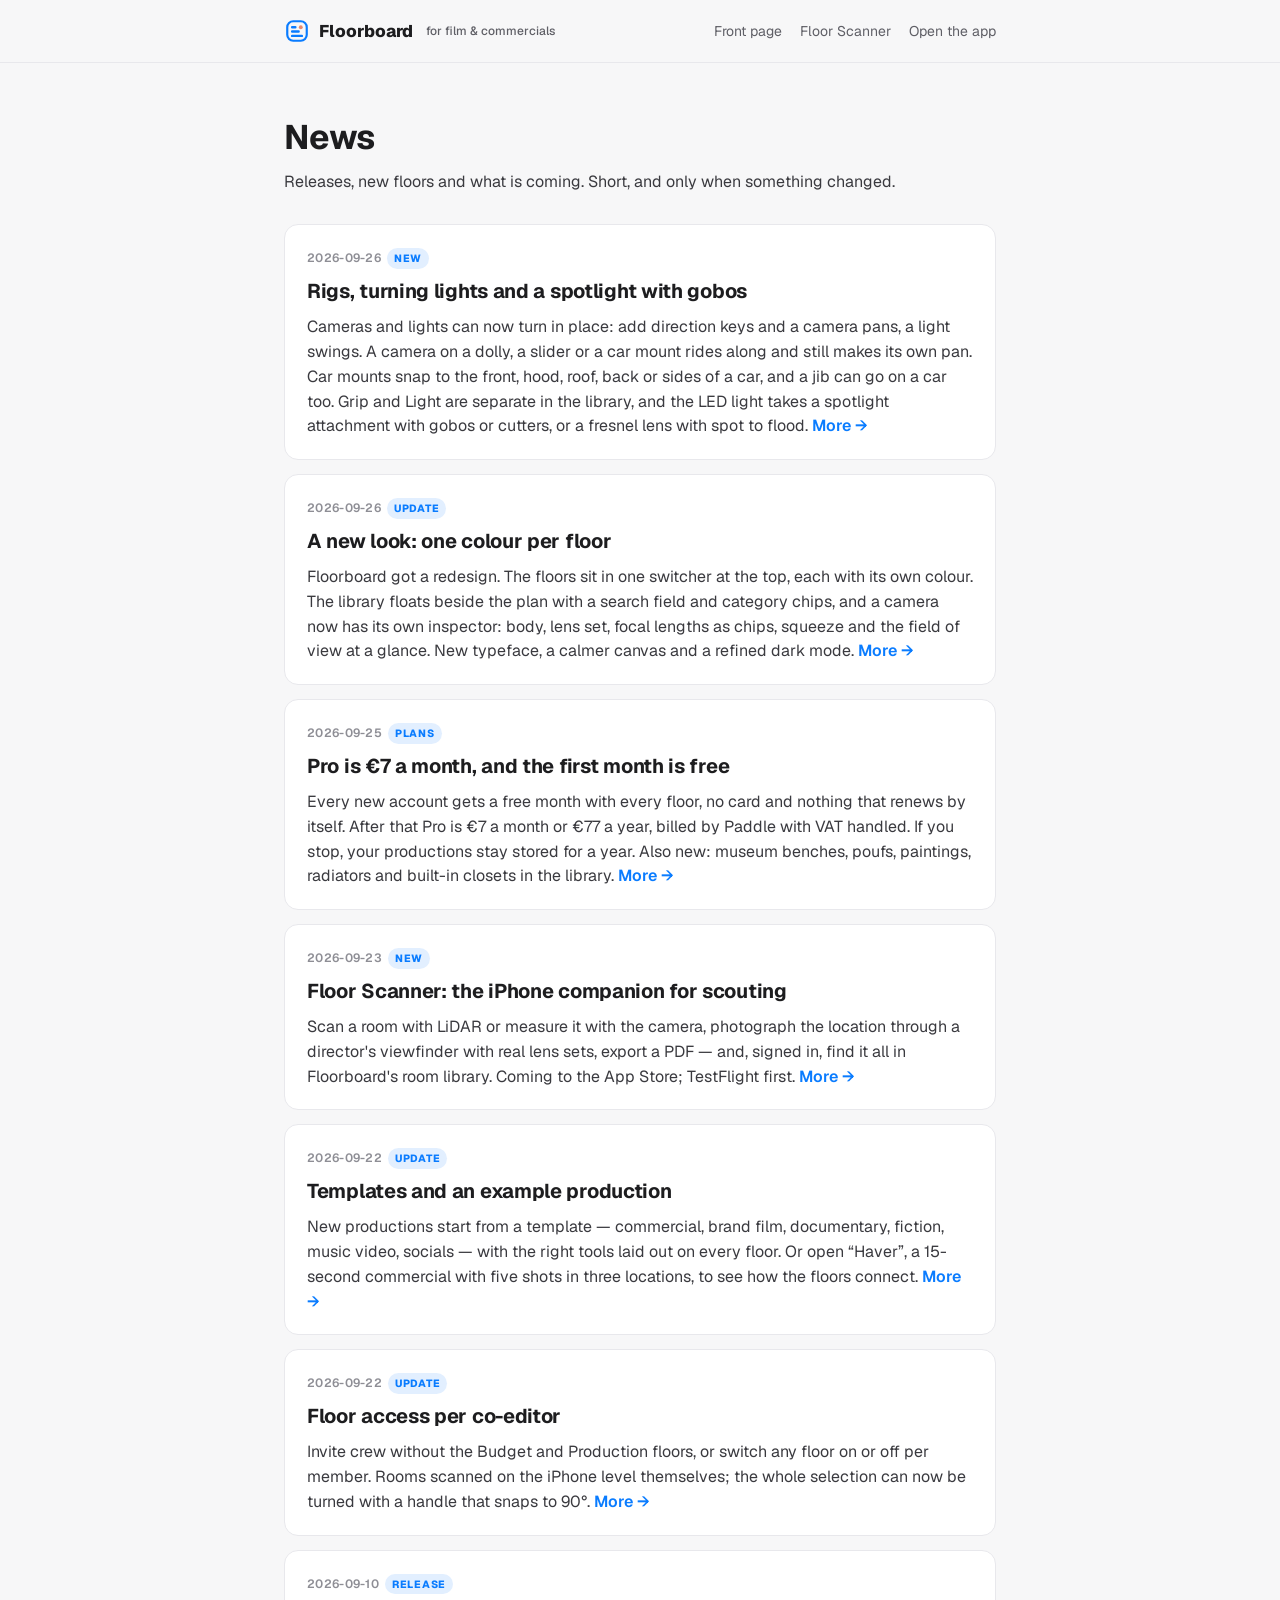
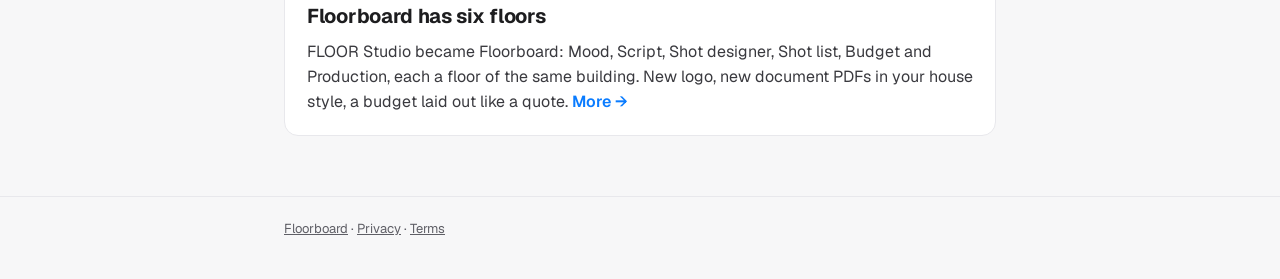
<file: news.html>
<!DOCTYPE html>
<html lang="en">
<head>
<meta charset="UTF-8">
<meta name="viewport" content="width=device-width, initial-scale=1.0">
<title>Floorboard — news</title>
<meta name="description" content="What changed in Floorboard and Floor Scanner: releases, new floors, the iPhone companion.">
<link rel="icon" href="icons/icon-32.png" sizes="32x32">
<link rel="stylesheet" href="./tokens.css">
<style>
  *{box-sizing:border-box}
  body{margin:0;font-family:var(--font);background:var(--bg);color:var(--ink);line-height:1.55;font-size:16px}
  .wrap{max-width:760px;margin:0 auto;padding:0 24px}
  header{border-bottom:1px solid var(--line)} header .wrap{display:flex;align-items:center;justify-content:space-between;height:62px}
  .logo{display:flex;align-items:center;gap:9px;font-weight:800;color:var(--ink);text-decoration:none;font-size:17px} .logo svg{width:26px;height:26px;color:var(--accent)} .logo small{font-weight:500;color:var(--ink2);font-size:12px;margin-left:4px}
  nav a{color:var(--ink2);text-decoration:none;font-size:14px;margin-left:18px}
  h1{font-size:34px;letter-spacing:-.7px;margin:48px 0 6px} .lead{color:var(--body);margin:0 0 30px}
  article{background:var(--panel);border:1px solid var(--line);border-radius:var(--r-md);padding:20px 22px;margin-bottom:14px}
  article small{color:var(--ink3);font-size:12px;font-weight:600;letter-spacing:.3px} article h2{margin:6px 0 8px;font-size:20px;letter-spacing:-.3px} article p{margin:0;color:var(--body)} article a{color:var(--accent);font-weight:600;text-decoration:none}
  .tag{display:inline-block;background:var(--accent-soft);color:var(--accent);font-size:10.5px;font-weight:800;letter-spacing:.7px;padding:2px 7px;border-radius:20px;text-transform:uppercase;margin-left:6px}
  footer{margin:60px 0 0;padding:22px 0 40px;border-top:1px solid var(--line);color:var(--ink2);font-size:13px} footer a{color:var(--ink2)}
</style>
</head>
<body>
<header><div class="wrap">
  <a class="logo" href="landing.html"><svg viewBox="0 0 24 24" aria-hidden="true"><rect x="3" y="3" width="18" height="18" rx="5.5" fill="none" stroke="currentColor" stroke-width="2"/><path d="M7.5 16.5h9M7.5 12.5h6M7.5 8.5h3" fill="none" stroke="currentColor" stroke-width="2.2" stroke-linecap="round"/><circle cx="15.5" cy="8.5" r="1.8" fill="#E58A6F"/></svg>Floorboard <small>for film &amp; commercials</small></a>
  <nav><a href="landing.html">Front page</a><a href="landing.html#scanner">Floor Scanner</a><a href="index.html?start=1">Open the app</a></nav>
</div></header>
<main class="wrap">
  <h1>News</h1>
  <p class="lead">Releases, new floors and what is coming. Short, and only when something changed.</p>
  <div id="list"><article><p>Loading…</p></article></div>
</main>
<footer><div class="wrap"><a href="landing.html">Floorboard</a> · <a href="privacy.html">Privacy</a> · <a href="terms.html">Terms</a></div></footer>
<script src="landing/news-feed.js"></script>
</body>
</html>
</file>
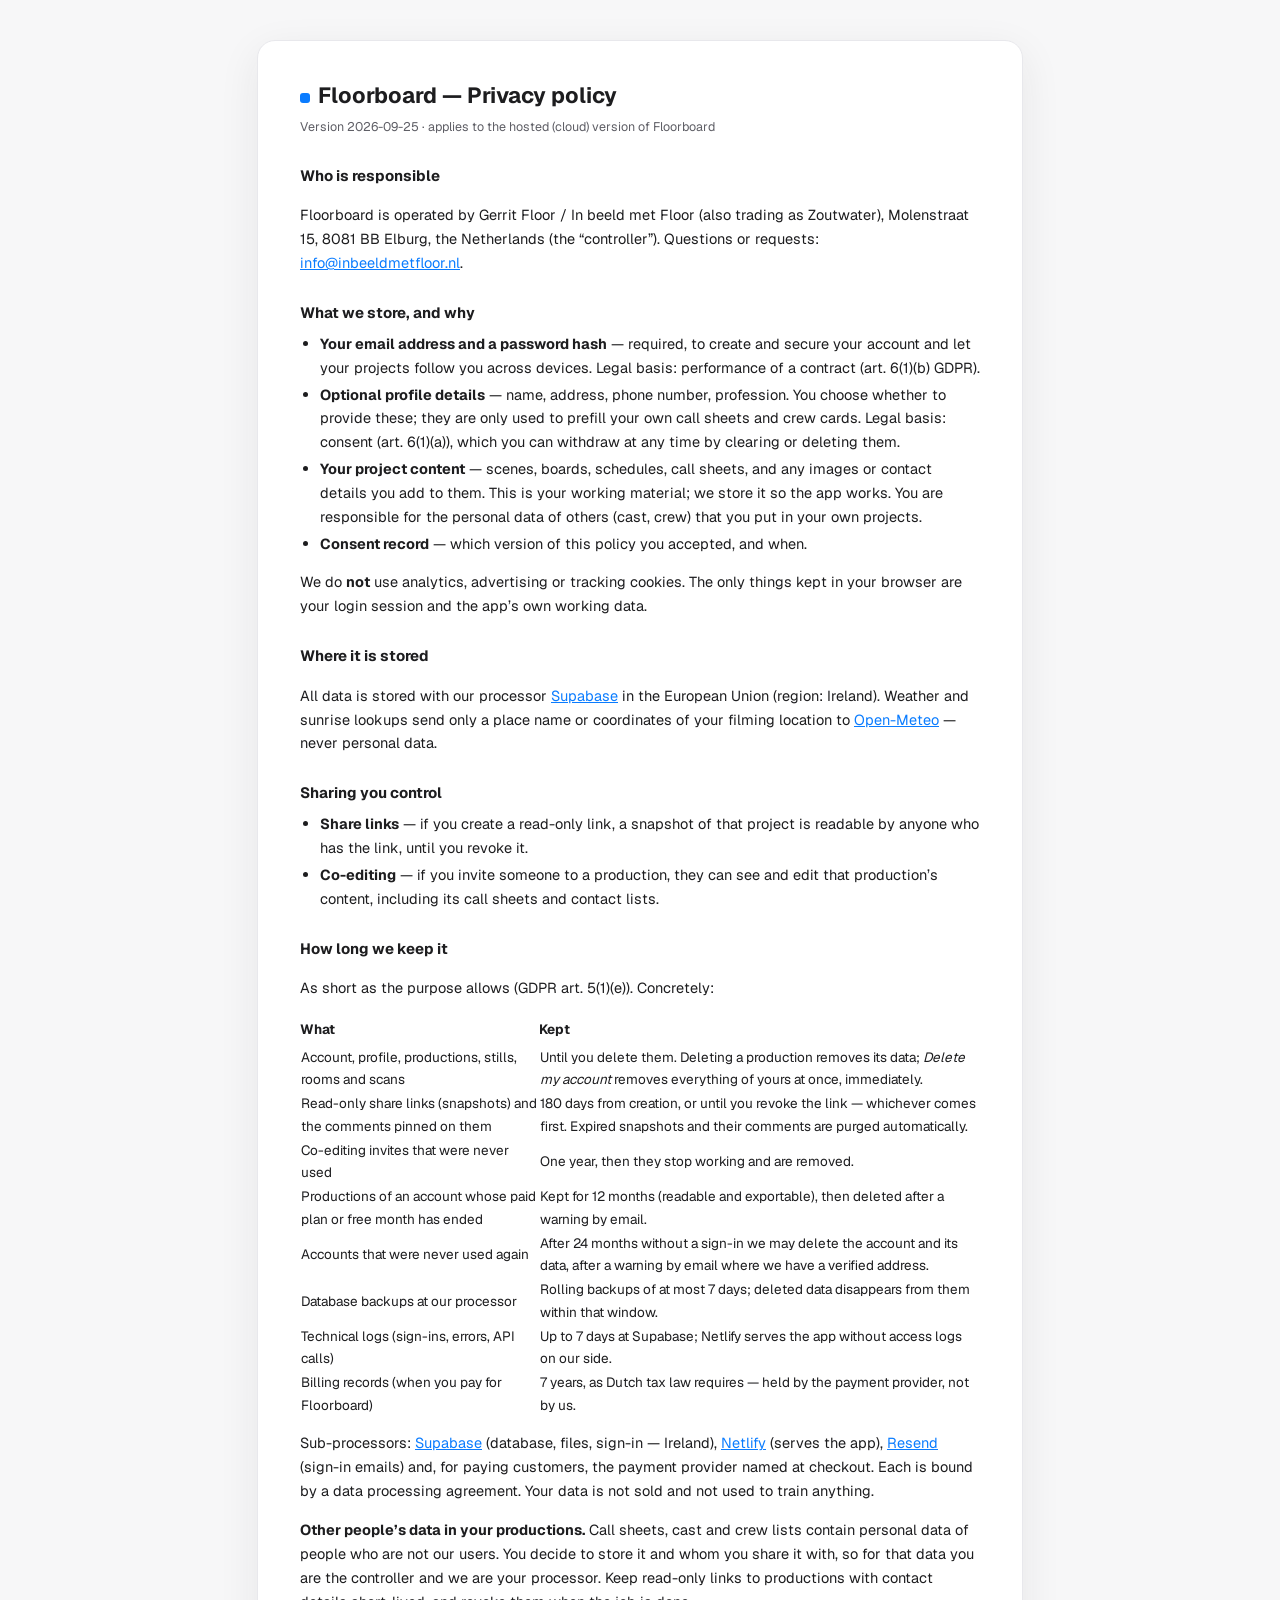
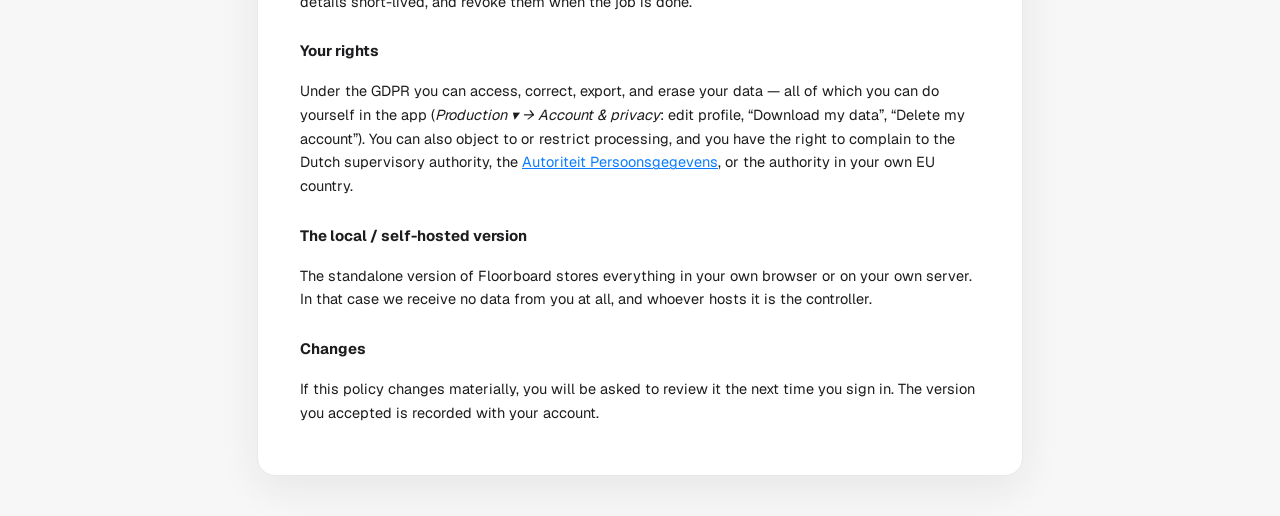
<file: privacy.html>
<!DOCTYPE html>
<html lang="en">
<head>
<meta charset="UTF-8">
<meta name="viewport" content="width=device-width, initial-scale=1.0">
<title>Privacy policy — Floorboard</title>
<link rel="stylesheet" href="./tokens.css">
<style>
  body{font-family:var(--font);background:var(--bg);color:var(--ink);
       margin:0;padding:40px 18px;line-height:1.65;font-size:14.5px}
  main{max-width:680px;margin:0 auto;background:var(--panel);border:1px solid var(--line);
       border-radius:var(--r-lg);padding:36px 42px;box-shadow:0 12px 40px rgba(40,38,32,.08)}
  h1{font-size:22px;margin:0 0 4px}
  h2{font-size:15px;margin:26px 0 6px}
  .meta{color:var(--ink2);font-size:12.5px}
  .mark{display:inline-block;width:10px;height:10px;border-radius:3px;background:var(--accent);margin-right:8px}
  .fill{background:var(--warn-soft);padding:0 4px;border-radius:4px}
  ul{padding-left:20px;margin:6px 0}
  li{margin:3px 0}
  a{color:var(--accent)}
</style>
</head>
<body>
<main>
  <h1><span class="mark"></span>Floorboard — Privacy policy</h1>
  <div class="meta">Version 2026-09-25 · applies to the hosted (cloud) version of Floorboard</div>

  <h2>Who is responsible</h2>
  <p>Floorboard is operated by Gerrit Floor / In beeld met Floor (also trading as Zoutwater),
  Molenstraat 15, 8081 BB Elburg, the Netherlands
  (the “controller”). Questions or requests: <a href="mailto:info@inbeeldmetfloor.nl">info@inbeeldmetfloor.nl</a>.</p>

  <h2>What we store, and why</h2>
  <ul>
    <li><b>Your email address and a password hash</b> — required, to create and secure your
      account and let your projects follow you across devices. Legal basis: performance of a
      contract (art. 6(1)(b) GDPR).</li>
    <li><b>Optional profile details</b> — name, address, phone number, profession. You choose
      whether to provide these; they are only used to prefill your own call sheets and crew
      cards. Legal basis: consent (art. 6(1)(a)), which you can withdraw at any time by
      clearing or deleting them.</li>
    <li><b>Your project content</b> — scenes, boards, schedules, call sheets, and any images or
      contact details you add to them. This is your working material; we store it so the app
      works. You are responsible for the personal data of others (cast, crew) that you put in
      your own projects.</li>
    <li><b>Consent record</b> — which version of this policy you accepted, and when.</li>
  </ul>
  <p>We do <b>not</b> use analytics, advertising or tracking cookies. The only things kept in
  your browser are your login session and the app’s own working data.</p>

  <h2>Where it is stored</h2>
  <p>All data is stored with our processor <a href="https://supabase.com">Supabase</a> in the
  European Union (region: Ireland). Weather and sunrise lookups send only a place name or
  coordinates of your filming location to <a href="https://open-meteo.com">Open-Meteo</a> —
  never personal data.</p>

  <h2>Sharing you control</h2>
  <ul>
    <li><b>Share links</b> — if you create a read-only link, a snapshot of that project is
      readable by anyone who has the link, until you revoke it.</li>
    <li><b>Co-editing</b> — if you invite someone to a production, they can see and edit that
      production’s content, including its call sheets and contact lists.</li>
  </ul>

  <h2>How long we keep it</h2>
  <p>As short as the purpose allows (GDPR art. 5(1)(e)). Concretely:</p>
  <table style="width:100%;border-collapse:collapse;font-size:13.5px">
    <tr><th style="text-align:left;padding:4px 0">What</th><th style="text-align:left;padding:4px 0">Kept</th></tr>
    <tr><td>Account, profile, productions, stills, rooms and scans</td><td>Until you delete them. Deleting a production removes its data; <i>Delete my account</i> removes everything of yours at once, immediately.</td></tr>
    <tr><td>Read-only share links (snapshots) and the comments pinned on them</td><td>180 days from creation, or until you revoke the link — whichever comes first. Expired snapshots and their comments are purged automatically.</td></tr>
    <tr><td>Co-editing invites that were never used</td><td>One year, then they stop working and are removed.</td></tr>
    <tr><td>Productions of an account whose paid plan or free month has ended</td><td>Kept for 12 months (readable and exportable), then deleted after a warning by email.</td></tr>
    <tr><td>Accounts that were never used again</td><td>After 24 months without a sign-in we may delete the account and its data, after a warning by email where we have a verified address.</td></tr>
    <tr><td>Database backups at our processor</td><td>Rolling backups of at most 7 days; deleted data disappears from them within that window.</td></tr>
    <tr><td>Technical logs (sign-ins, errors, API calls)</td><td>Up to 7 days at Supabase; Netlify serves the app without access logs on our side.</td></tr>
    <tr><td>Billing records (when you pay for Floorboard)</td><td>7 years, as Dutch tax law requires — held by the payment provider, not by us.</td></tr>
  </table>
  <p>Sub-processors: <a href="https://supabase.com">Supabase</a> (database, files, sign-in — Ireland),
  <a href="https://www.netlify.com">Netlify</a> (serves the app), <a href="https://resend.com">Resend</a>
  (sign-in emails) and, for paying customers, the payment provider named at checkout. Each is bound by a
  data processing agreement. Your data is not sold and not used to train anything.</p>
  <p><b>Other people’s data in your productions.</b> Call sheets, cast and crew lists contain personal data of
  people who are not our users. You decide to store it and whom you share it with, so for that data you are
  the controller and we are your processor. Keep read-only links to productions with contact details short-lived,
  and revoke them when the job is done.</p>

  <h2>Your rights</h2>
  <p>Under the GDPR you can access, correct, export, and erase your data — all of which you
  can do yourself in the app (<i>Production ▾ → Account &amp; privacy</i>: edit profile,
  “Download my data”, “Delete my account”). You can also object to or restrict processing,
  and you have the right to complain to the Dutch supervisory authority, the
  <a href="https://autoriteitpersoonsgegevens.nl">Autoriteit Persoonsgegevens</a>, or the
  authority in your own EU country.</p>

  <h2>The local / self-hosted version</h2>
  <p>The standalone version of Floorboard stores everything in your own browser or on your
  own server. In that case we receive no data from you at all, and whoever hosts it is the
  controller.</p>

  <h2>Changes</h2>
  <p>If this policy changes materially, you will be asked to review it the next time you sign
  in. The version you accepted is recorded with your account.</p>
</main>
</body>
</html>
</file>
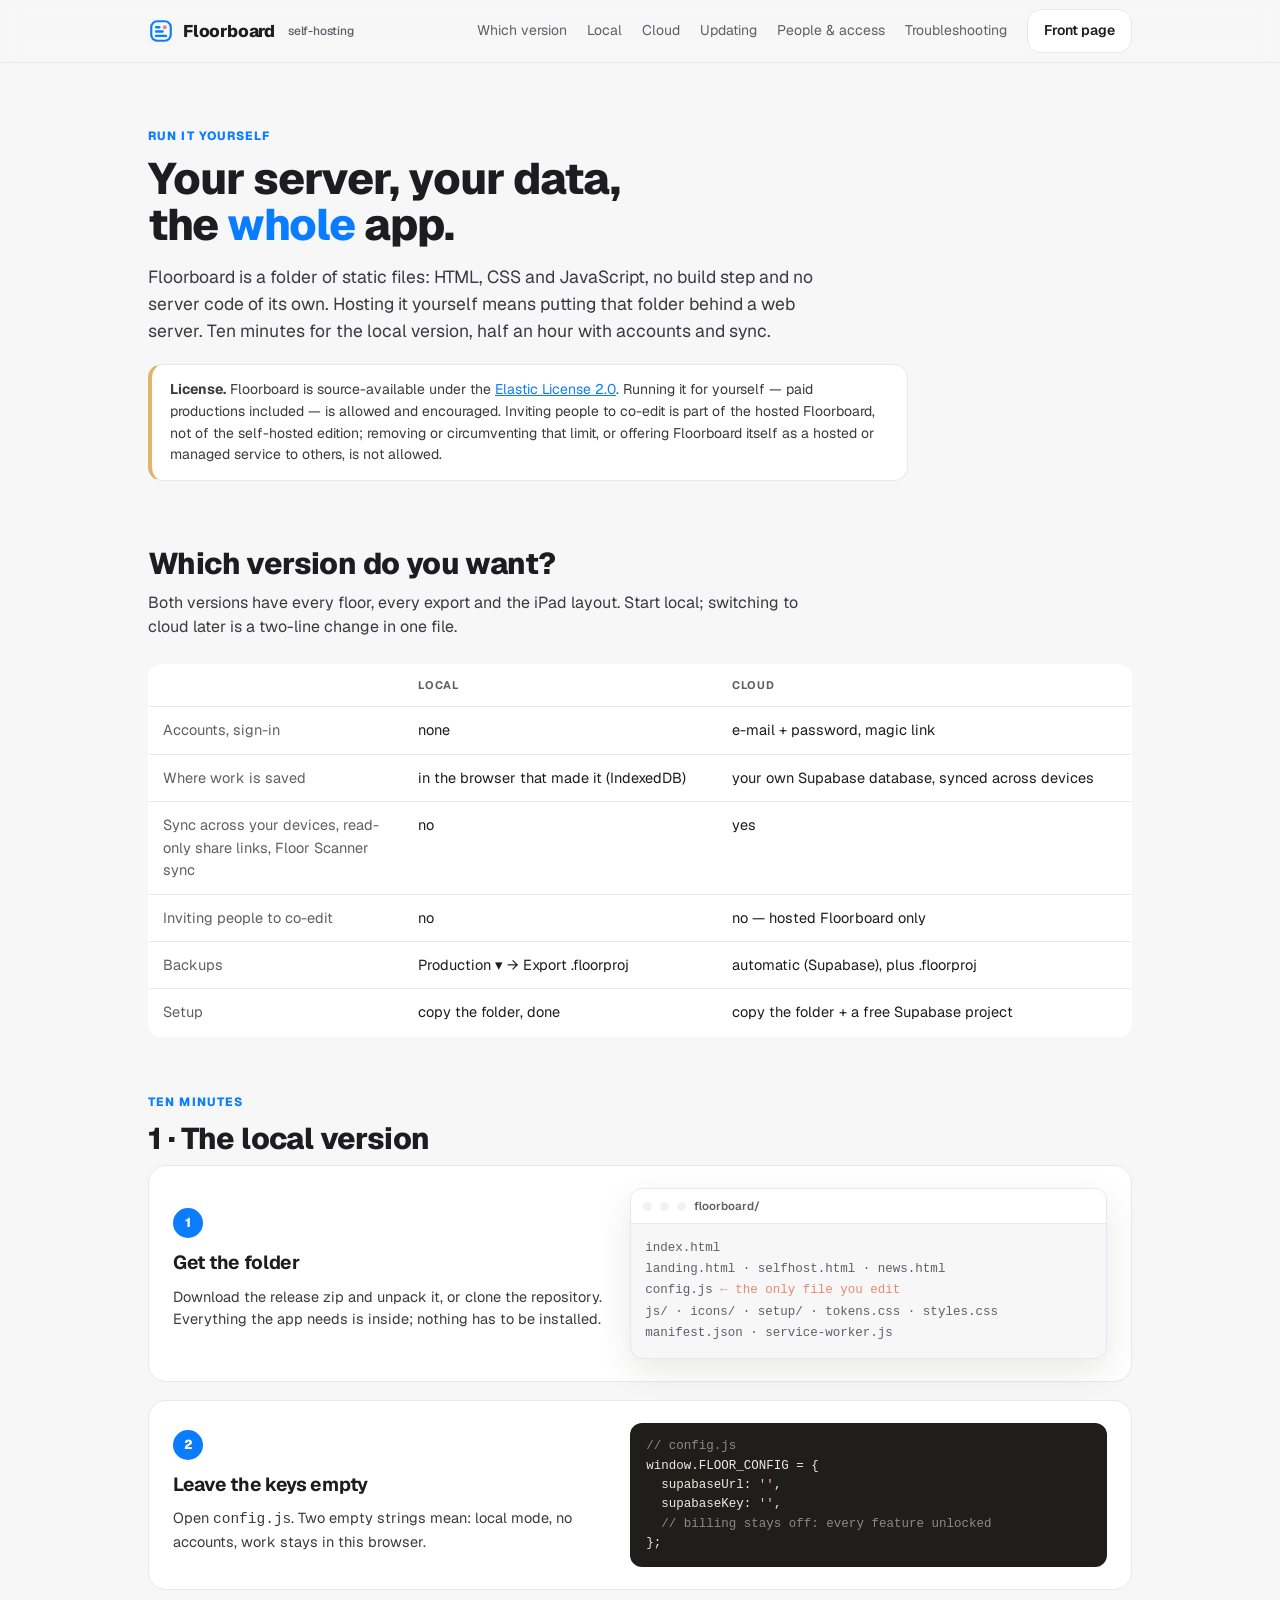
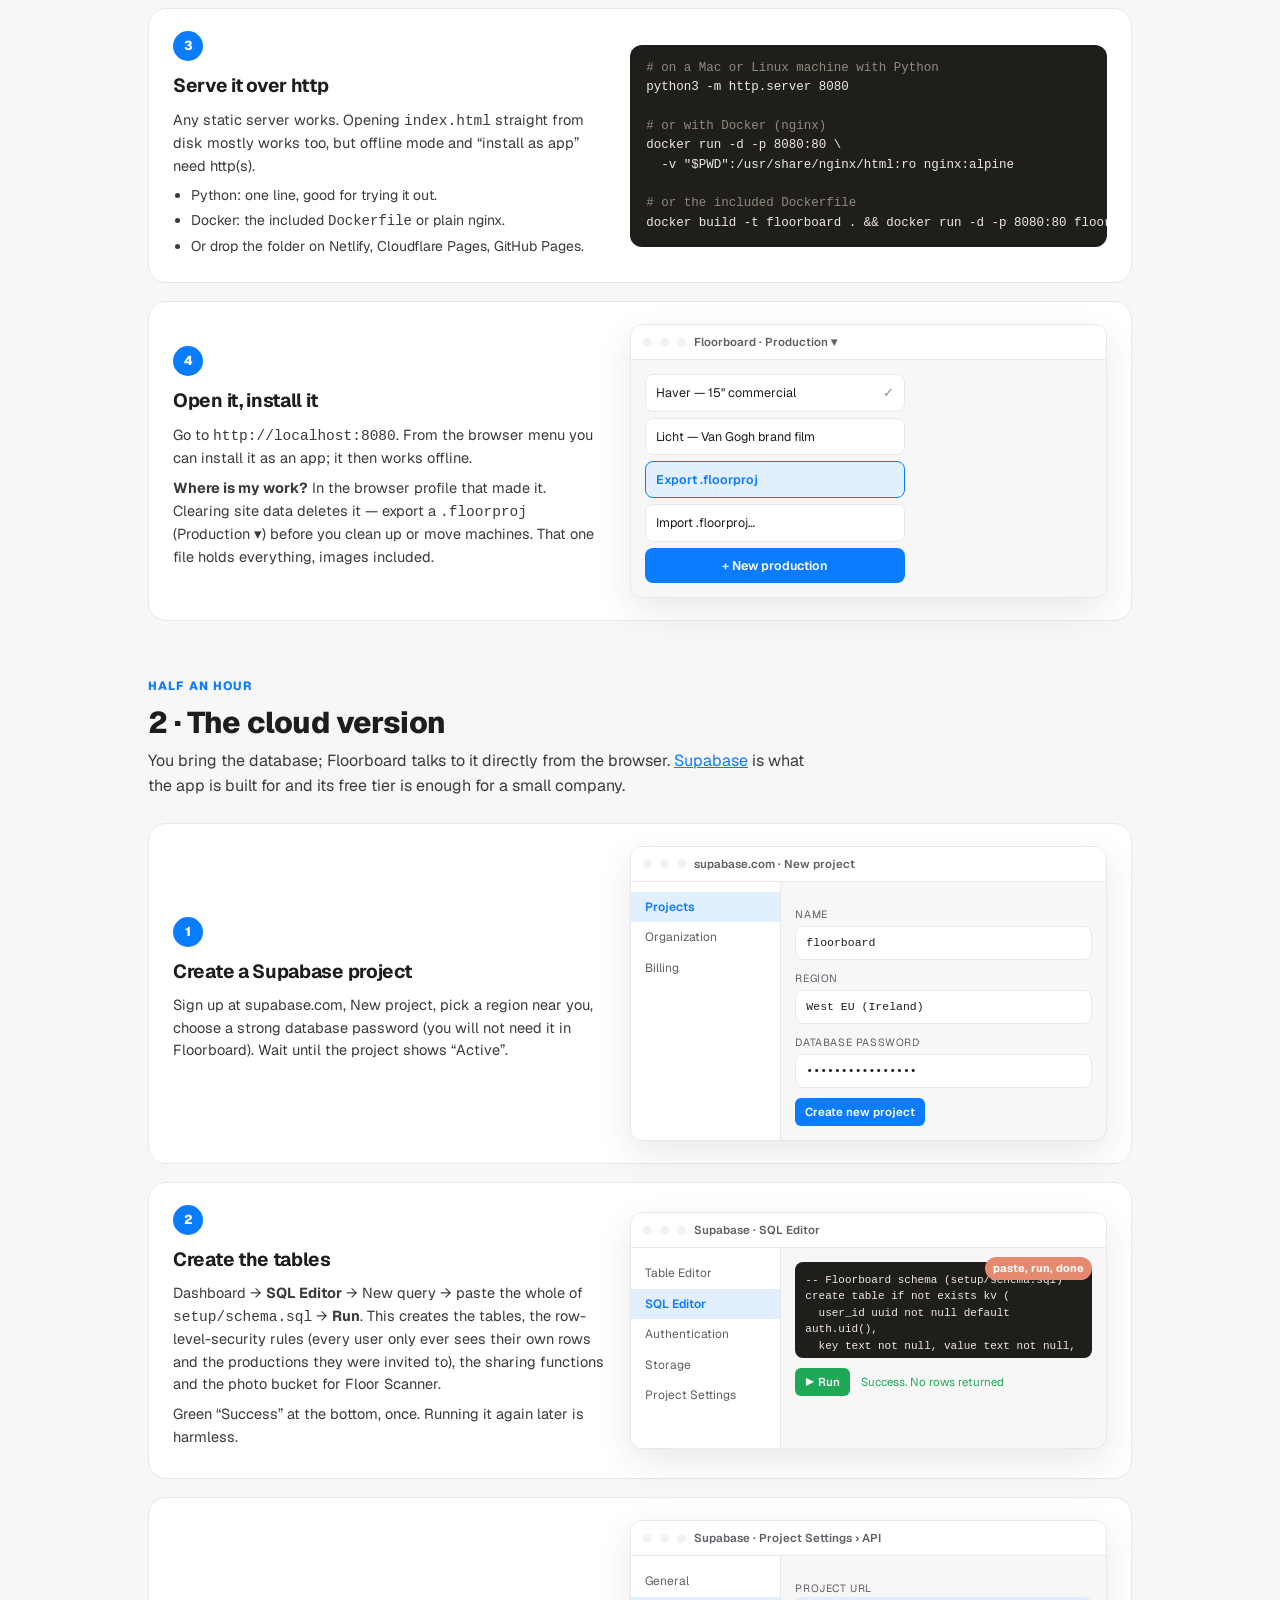
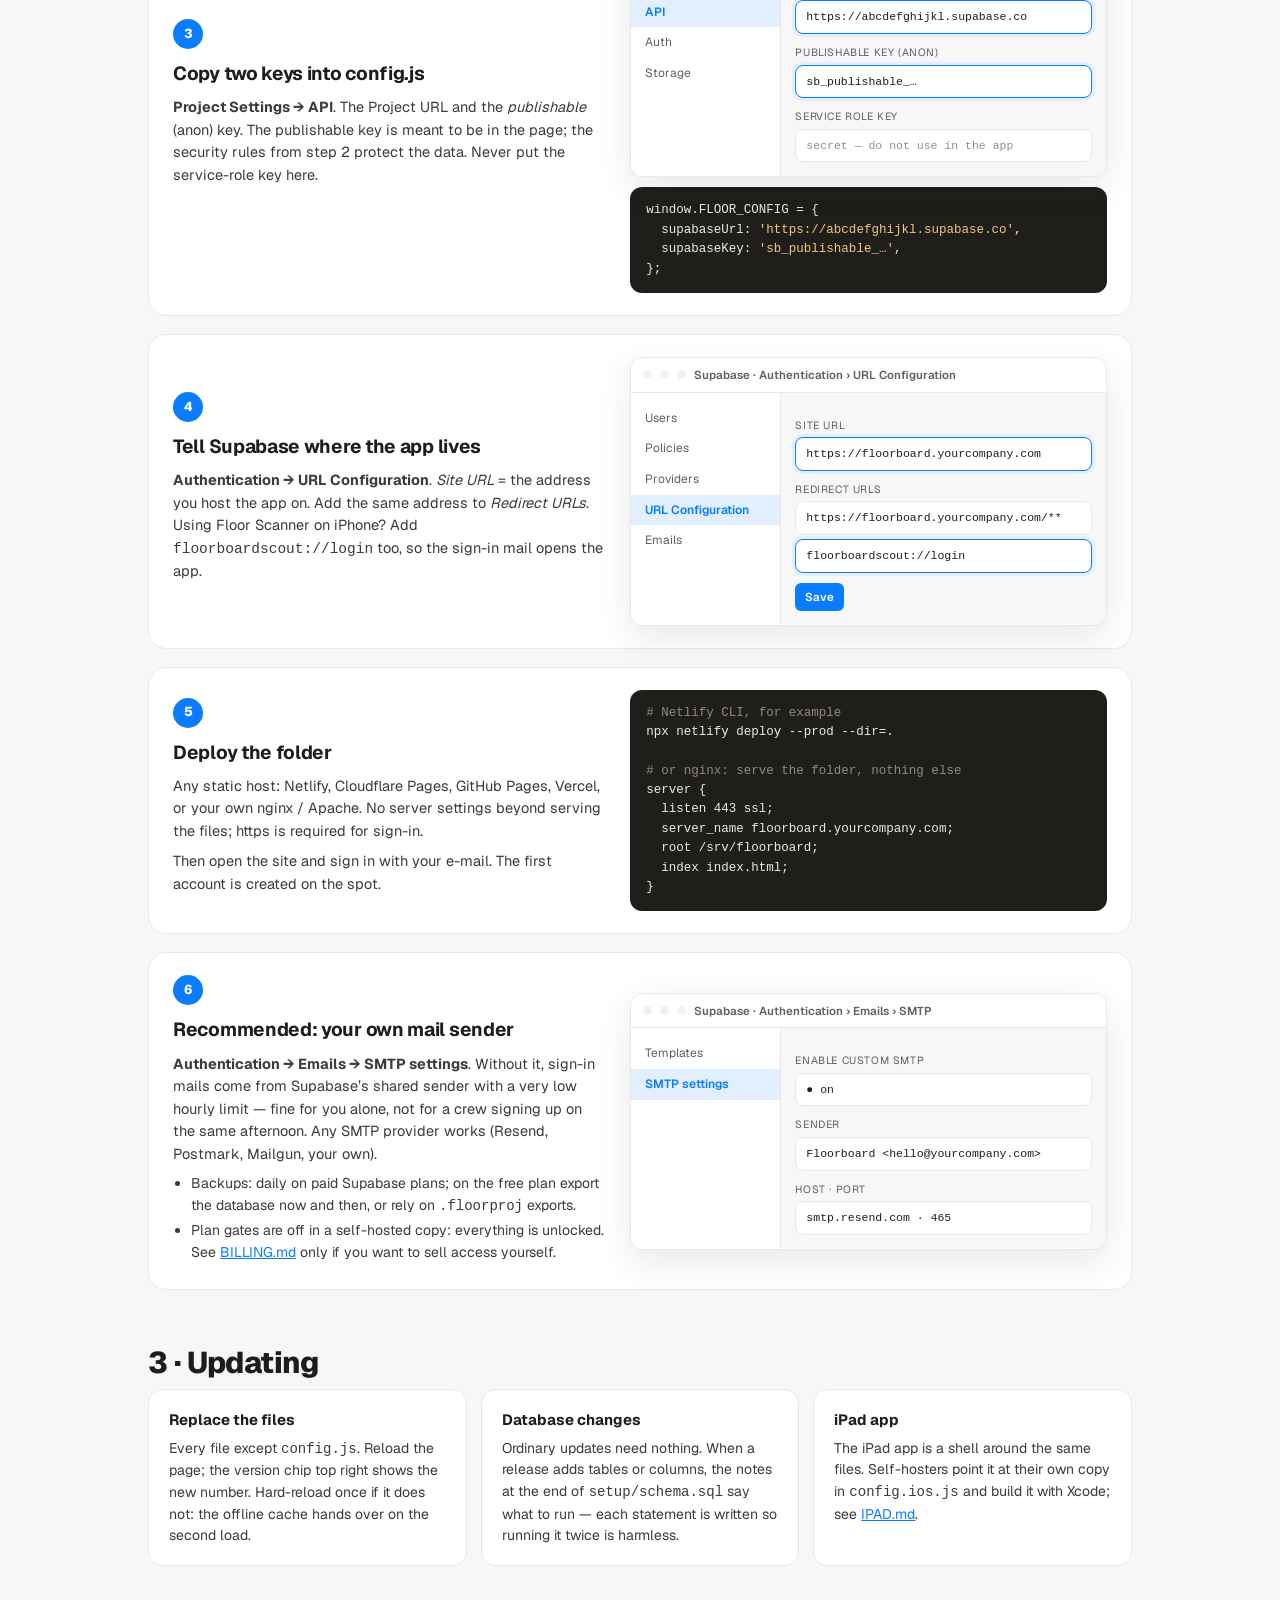
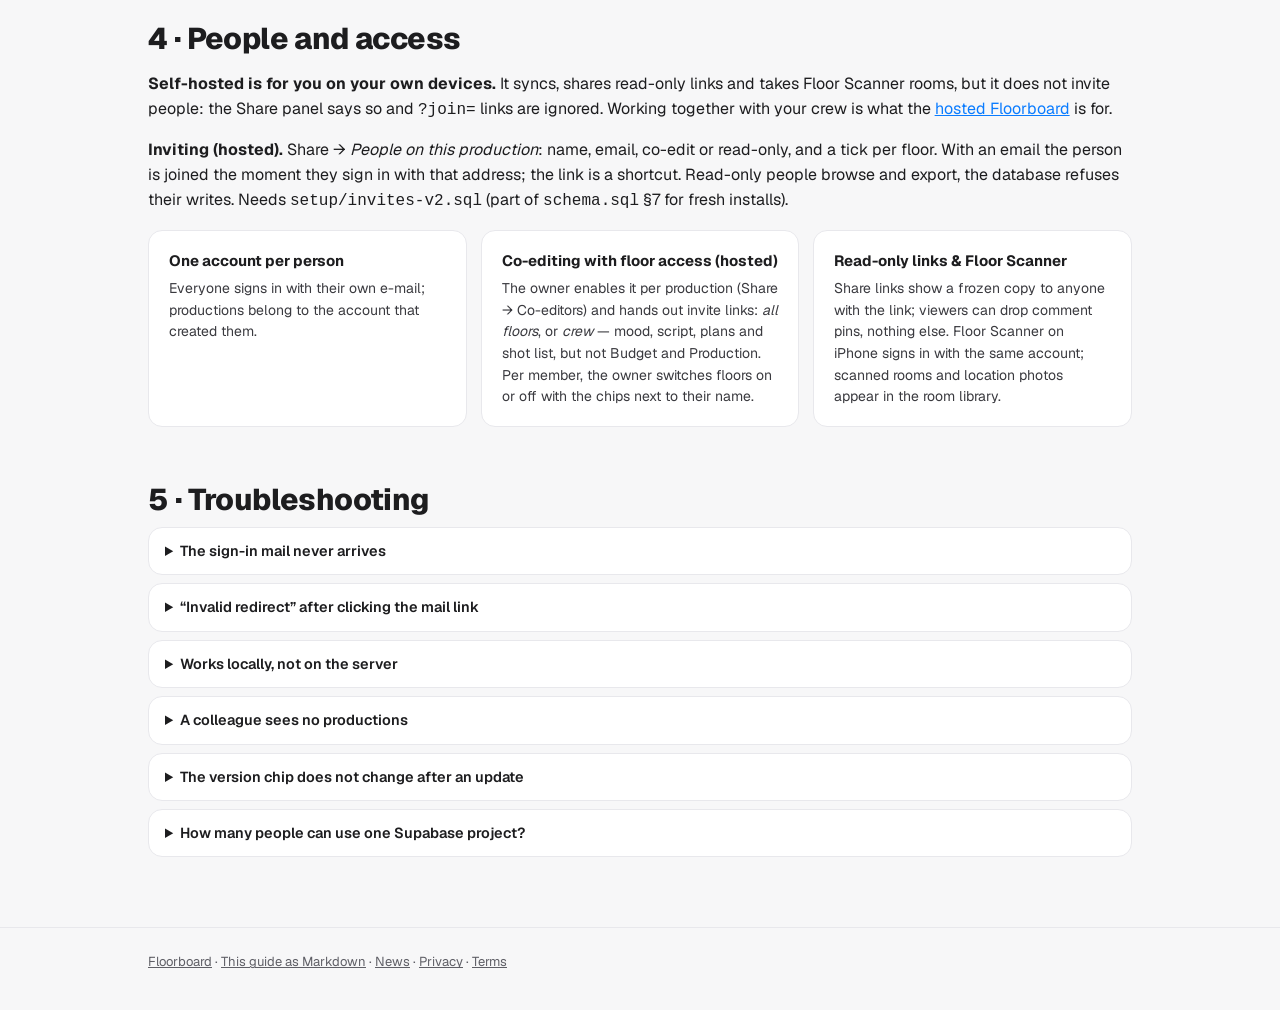
<file: selfhost.html>
<!DOCTYPE html>
<html lang="en">
<head>
<meta charset="UTF-8">
<meta name="viewport" content="width=device-width, initial-scale=1.0">
<title>Self-hosting Floorboard</title>
<meta name="description" content="Run Floorboard on your own server: the local version in ten minutes, the cloud version with your own Supabase project in half an hour.">
<link rel="icon" href="icons/icon-32.png" sizes="32x32">
<link rel="stylesheet" href="./tokens.css">
<style>
  *{box-sizing:border-box}
  html{scroll-behavior:smooth}
  body{margin:0;font-family:var(--font);background:var(--bg);color:var(--ink);line-height:1.55;font-size:16px}
  a{color:var(--accent)}
  .wrap{max-width:1040px;margin:0 auto;padding:0 28px}
  header{position:sticky;top:0;z-index:10;background:color-mix(in srgb,var(--bg) 88%,transparent);backdrop-filter:blur(10px);border-bottom:1px solid var(--line)}
  header .wrap{display:flex;align-items:center;justify-content:space-between;height:62px}
  .logo{display:flex;align-items:center;gap:9px;font-weight:800;color:var(--ink);text-decoration:none;font-size:17px;letter-spacing:-.2px}
  .logo svg{width:26px;height:26px;color:var(--accent)} .logo small{font-weight:500;color:var(--ink2);font-size:12px;margin-left:4px}
  nav{display:flex;gap:20px;align-items:center} nav a{color:var(--ink2);text-decoration:none;font-size:14px}
  .btn{display:inline-flex;align-items:center;gap:8px;background:var(--accent);color:#fff;border-radius:var(--r-md);padding:10px 16px;font-weight:600;text-decoration:none;border:1px solid var(--accent);font-size:14px}
  .btn.ghost{background:var(--panel);color:var(--ink);border-color:var(--line)}
  .hero{padding:64px 0 10px} .kicker{font-size:12px;font-weight:800;letter-spacing:1.1px;text-transform:uppercase;color:var(--accent);margin:0 0 10px}
  h1{font-size:44px;line-height:1.06;margin:0 0 14px;letter-spacing:-1px;font-weight:800} h1 em{font-style:normal;color:var(--accent)}
  .lead{color:var(--body);font-size:17.5px;margin:0 0 20px;max-width:680px}
  .license{background:var(--panel);border:1px solid var(--line);border-left:4px solid var(--pal-sand);border-radius:var(--r-md);padding:14px 18px;font-size:14px;color:var(--body);max-width:760px}
  section{padding:56px 0 0} h2{font-size:30px;line-height:1.12;margin:0 0 10px;letter-spacing:-.6px;font-weight:800}
  .sub{color:var(--body);margin:0 0 24px;max-width:680px}
  table.cmp{width:100%;border-collapse:collapse;background:var(--panel);border:1px solid var(--line);border-radius:var(--r-md);overflow:hidden;font-size:14.5px}
  .cmp th,.cmp td{padding:12px 14px;border-bottom:1px solid var(--line);text-align:left;vertical-align:top} .cmp th{font-size:11px;letter-spacing:.8px;text-transform:uppercase;color:var(--ink2)} .cmp tr:last-child td{border-bottom:none}
  .cmp td:first-child{color:var(--ink2);width:26%}
  .steps{display:grid;gap:18px}
  .step{display:grid;grid-template-columns:1fr 1.1fr;gap:24px;align-items:center;background:var(--panel);border:1px solid var(--line);border-radius:18px;padding:22px 24px}
  .step .n{display:inline-flex;align-items:center;justify-content:center;width:30px;height:30px;border-radius:50%;background:var(--accent);color:#fff;font-weight:800;font-size:13px;margin-bottom:10px}
  .step h3{margin:0 0 8px;font-size:19px;letter-spacing:-.3px} .step p{margin:0 0 8px;color:var(--body);font-size:14.5px}
  .step ul{margin:0;padding-left:18px;color:var(--body);font-size:14px} .step li{margin:3px 0}
  pre{background:#1F1E1B;color:#EDEAE2;border-radius:12px;padding:14px 16px;font:12.5px/1.55 ui-monospace,Menlo,monospace;overflow:auto;margin:0}
  pre .c{color:#8F8A7E} pre .k{color:#9CC4FF} pre .s{color:#F3C77A}
  /* "screens": faithful little mock-ups of what the user sees — dashboard panels, the app's own switches */
  .screen{background:var(--bg);border:1px solid var(--line);border-radius:12px;overflow:hidden;box-shadow:0 12px 34px rgba(40,38,32,.10);font-size:12.5px}
  .screen .tb{display:flex;align-items:center;gap:8px;padding:8px 12px;background:var(--panel);border-bottom:1px solid var(--line);font-weight:600;color:var(--ink2);font-size:11.5px}
  .screen .tb i{width:9px;height:9px;border-radius:50%;background:var(--soft);display:inline-block}
  .screen .body{padding:14px}
  .dash{display:grid;grid-template-columns:150px 1fr;min-height:200px}
  .dash .side{background:var(--panel);border-right:1px solid var(--line);padding:10px 0;font-size:12px}
  .dash .side div{padding:6px 14px;color:var(--ink2)} .dash .side div.on{color:var(--accent);background:var(--accent-soft);font-weight:600}
  .dash .main{padding:14px;font-size:12.5px}
  .dash label{display:block;font-size:10.5px;letter-spacing:.6px;text-transform:uppercase;color:var(--ink2);margin:10px 0 4px}
  .dash .field{border:1px solid var(--line);border-radius:8px;padding:7px 10px;background:var(--panel);font-family:ui-monospace,Menlo,monospace;font-size:11.5px;color:var(--ink);word-break:break-all}
  .dash .field.hl{border-color:var(--accent);box-shadow:0 0 0 3px var(--accent-soft)}
  .dash .run{display:inline-block;margin-top:10px;background:var(--ok);color:#fff;border-radius:6px;padding:5px 10px;font-weight:600;font-size:11.5px}
  .dash .sql{background:#1F1E1B;color:#EDEAE2;border-radius:8px;padding:10px;font:11px/1.5 ui-monospace,Menlo,monospace;height:96px;overflow:hidden}
  .callout{position:absolute;background:var(--pal-coral);color:#fff;font-size:11px;font-weight:700;padding:3px 8px;border-radius:999px}
  .rel{position:relative}
  .grid3{display:grid;grid-template-columns:repeat(3,1fr);gap:14px}
  .card{background:var(--panel);border:1px solid var(--line);border-radius:var(--r-md);padding:18px 20px} .card h4{margin:0 0 6px;font-size:15px} .card p{margin:0;color:var(--body);font-size:14px}
  .faq details{background:var(--panel);border:1px solid var(--line);border-radius:var(--r-md);padding:12px 16px;margin-bottom:8px} .faq summary{cursor:pointer;font-weight:600;font-size:14.5px} .faq p{margin:8px 0 0;color:var(--body);font-size:14px}
  footer{margin:70px 0 0;padding:24px 0 44px;border-top:1px solid var(--line);color:var(--ink2);font-size:13px} footer a{color:var(--ink2)}
  @media (max-width:860px){ .step,.grid3{grid-template-columns:1fr} h1{font-size:34px} nav a:not(.btn){display:none} .dash{grid-template-columns:1fr} .dash .side{display:none} }
</style>
</head>
<body>
<header><div class="wrap">
  <a class="logo" href="landing.html"><svg viewBox="0 0 24 24" aria-hidden="true"><rect x="3" y="3" width="18" height="18" rx="5.5" fill="none" stroke="currentColor" stroke-width="2"/><path d="M7.5 16.5h9M7.5 12.5h6M7.5 8.5h3" fill="none" stroke="currentColor" stroke-width="2.2" stroke-linecap="round"/><circle cx="15.5" cy="8.5" r="1.8" fill="#E58A6F"/></svg>Floorboard <small>self-hosting</small></a>
  <nav><a href="#which">Which version</a><a href="#local">Local</a><a href="#cloud">Cloud</a><a href="#update">Updating</a><a href="#people">People &amp; access</a><a href="#faq">Troubleshooting</a><a class="btn ghost" href="landing.html">Front page</a></nav>
</div></header>

<div class="hero"><div class="wrap">
  <p class="kicker">Run it yourself</p>
  <h1>Your server, your data,<br>the <em>whole</em> app.</h1>
  <p class="lead">Floorboard is a folder of static files: HTML, CSS and JavaScript, no build step and no server code of its own. Hosting it yourself means putting that folder behind a web server. Ten minutes for the local version, half an hour with accounts and sync.</p>
  <div class="license"><b>License.</b> Floorboard is source-available under the <a href="LICENSE">Elastic License 2.0</a>. Running it for yourself — paid productions included — is allowed and encouraged. Inviting people to co-edit is part of the hosted Floorboard, not of the self-hosted edition; removing or circumventing that limit, or offering Floorboard itself as a hosted or managed service to others, is not allowed.</div>
</div></div>

<section id="which"><div class="wrap">
  <h2>Which version do you want?</h2>
  <p class="sub">Both versions have every floor, every export and the iPad layout. Start local; switching to cloud later is a two-line change in one file.</p>
  <table class="cmp">
    <tr><th></th><th>Local</th><th>Cloud</th></tr>
    <tr><td>Accounts, sign-in</td><td>none</td><td>e-mail + password, magic link</td></tr>
    <tr><td>Where work is saved</td><td>in the browser that made it (IndexedDB)</td><td>your own Supabase database, synced across devices</td></tr>
    <tr><td>Sync across your devices, read-only share links, Floor Scanner sync</td><td>no</td><td>yes</td></tr>
    <tr><td>Inviting people to co-edit</td><td>no</td><td>no — hosted Floorboard only</td></tr>
    <tr><td>Backups</td><td>Production ▾ → Export .floorproj</td><td>automatic (Supabase), plus .floorproj</td></tr>
    <tr><td>Setup</td><td>copy the folder, done</td><td>copy the folder + a free Supabase project</td></tr>
  </table>
</div></section>

<section id="local"><div class="wrap">
  <p class="kicker">Ten minutes</p>
  <h2>1 · The local version</h2>
  <div class="steps">
    <div class="step"><div><span class="n">1</span><h3>Get the folder</h3><p>Download the release zip and unpack it, or clone the repository. Everything the app needs is inside; nothing has to be installed.</p></div>
      <div class="screen"><div class="tb"><i></i><i></i><i></i> floorboard/</div><div class="body" style="font:12.5px ui-monospace,Menlo,monospace;color:var(--ink2);line-height:1.7">index.html<br>landing.html · selfhost.html · news.html<br>config.js <span style="color:var(--pal-coral)">← the only file you edit</span><br>js/ · icons/ · setup/ · tokens.css · styles.css<br>manifest.json · service-worker.js</div></div></div>
    <div class="step"><div><span class="n">2</span><h3>Leave the keys empty</h3><p>Open <code>config.js</code>. Two empty strings mean: local mode, no accounts, work stays in this browser.</p></div>
      <pre><span class="c">// config.js</span>
window.FLOOR_CONFIG = {
  supabaseUrl: <span class="s">''</span>,
  supabaseKey: <span class="s">''</span>,
  <span class="c">// billing stays off: every feature unlocked</span>
};</pre></div>
    <div class="step"><div><span class="n">3</span><h3>Serve it over http</h3><p>Any static server works. Opening <code>index.html</code> straight from disk mostly works too, but offline mode and “install as app” need http(s).</p><ul><li>Python: one line, good for trying it out.</li><li>Docker: the included <code>Dockerfile</code> or plain nginx.</li><li>Or drop the folder on Netlify, Cloudflare Pages, GitHub Pages.</li></ul></div>
      <pre><span class="c"># on a Mac or Linux machine with Python</span>
python3 -m http.server 8080

<span class="c"># or with Docker (nginx)</span>
docker run -d -p 8080:80 \
  -v "$PWD":/usr/share/nginx/html:ro nginx:alpine

<span class="c"># or the included Dockerfile</span>
docker build -t floorboard . && docker run -d -p 8080:80 floorboard</pre></div>
    <div class="step"><div><span class="n">4</span><h3>Open it, install it</h3><p>Go to <code>http://localhost:8080</code>. From the browser menu you can install it as an app; it then works offline.</p><p><b>Where is my work?</b> In the browser profile that made it. Clearing site data deletes it — export a <code>.floorproj</code> (Production ▾) before you clean up or move machines. That one file holds everything, images included.</p></div>
      <div class="screen"><div class="tb"><i></i><i></i><i></i> Floorboard · Production ▾</div><div class="body"><div style="display:flex;flex-direction:column;gap:6px;max-width:260px"><div style="border:1px solid var(--line);border-radius:8px;padding:8px 10px;background:var(--panel)">Haver — 15" commercial <span style="float:right;color:var(--ink3)">✓</span></div><div style="border:1px solid var(--line);border-radius:8px;padding:8px 10px;background:var(--panel)">Licht — Van Gogh brand film</div><div style="border:1px solid var(--accent);border-radius:8px;padding:8px 10px;background:var(--accent-soft);color:var(--accent);font-weight:600">Export .floorproj</div><div style="border:1px solid var(--line);border-radius:8px;padding:8px 10px;background:var(--panel)">Import .floorproj…</div><div style="background:var(--accent);color:#fff;border-radius:8px;padding:8px 10px;font-weight:600;text-align:center">+ New production</div></div></div></div></div>
  </div>
</div></section>

<section id="cloud"><div class="wrap">
  <p class="kicker">Half an hour</p>
  <h2>2 · The cloud version</h2>
  <p class="sub">You bring the database; Floorboard talks to it directly from the browser. <a href="https://supabase.com" rel="noopener">Supabase</a> is what the app is built for and its free tier is enough for a small company.</p>
  <div class="steps">
    <div class="step"><div><span class="n">1</span><h3>Create a Supabase project</h3><p>Sign up at supabase.com, New project, pick a region near you, choose a strong database password (you will not need it in Floorboard). Wait until the project shows “Active”.</p></div>
      <div class="screen rel"><div class="tb"><i></i><i></i><i></i> supabase.com · New project</div><div class="dash"><div class="side"><div class="on">Projects</div><div>Organization</div><div>Billing</div></div><div class="main"><label>Name</label><div class="field">floorboard</div><label>Region</label><div class="field">West EU (Ireland)</div><label>Database password</label><div class="field">••••••••••••••••</div><span class="run" style="background:var(--accent)">Create new project</span></div></div></div></div>
    <div class="step"><div><span class="n">2</span><h3>Create the tables</h3><p>Dashboard → <b>SQL Editor</b> → New query → paste the whole of <code>setup/schema.sql</code> → <b>Run</b>. This creates the tables, the row-level-security rules (every user only ever sees their own rows and the productions they were invited to), the sharing functions and the photo bucket for Floor Scanner.</p><p>Green “Success” at the bottom, once. Running it again later is harmless.</p></div>
      <div class="screen rel"><div class="tb"><i></i><i></i><i></i> Supabase · SQL Editor</div><div class="dash"><div class="side"><div>Table Editor</div><div class="on">SQL Editor</div><div>Authentication</div><div>Storage</div><div>Project Settings</div></div><div class="main"><div class="sql">-- Floorboard schema (setup/schema.sql)<br>create table if not exists kv (<br>&nbsp;&nbsp;user_id uuid not null default auth.uid(),<br>&nbsp;&nbsp;key text not null, value text not null, …<br>alter table kv enable row level security;<br>create policy "users manage their own rows" …</div><span class="run">▶ Run</span> <span style="color:var(--ok);font-size:11.5px;margin-left:8px">Success. No rows returned</span></div></div><span class="callout" style="right:14px;top:44px">paste, run, done</span></div></div>
    <div class="step"><div><span class="n">3</span><h3>Copy two keys into config.js</h3><p><b>Project Settings → API</b>. The Project URL and the <i>publishable</i> (anon) key. The publishable key is meant to be in the page; the security rules from step 2 protect the data. Never put the service-role key here.</p></div>
      <div><div class="screen rel" style="margin-bottom:10px"><div class="tb"><i></i><i></i><i></i> Supabase · Project Settings › API</div><div class="dash"><div class="side"><div>General</div><div class="on">API</div><div>Auth</div><div>Storage</div></div><div class="main"><label>Project URL</label><div class="field hl">https://abcdefghijkl.supabase.co</div><label>Publishable key (anon)</label><div class="field hl">sb_publishable_…</div><label>Service role key</label><div class="field" style="color:var(--ink3)">secret — do not use in the app</div></div></div></div>
      <pre>window.FLOOR_CONFIG = {
  supabaseUrl: <span class="s">'https://abcdefghijkl.supabase.co'</span>,
  supabaseKey: <span class="s">'sb_publishable_…'</span>,
};</pre></div></div>
    <div class="step"><div><span class="n">4</span><h3>Tell Supabase where the app lives</h3><p><b>Authentication → URL Configuration</b>. <i>Site URL</i> = the address you host the app on. Add the same address to <i>Redirect URLs</i>. Using Floor Scanner on iPhone? Add <code>floorboardscout://login</code> too, so the sign-in mail opens the app.</p></div>
      <div class="screen rel"><div class="tb"><i></i><i></i><i></i> Supabase · Authentication › URL Configuration</div><div class="dash"><div class="side"><div>Users</div><div>Policies</div><div>Providers</div><div class="on">URL Configuration</div><div>Emails</div></div><div class="main"><label>Site URL</label><div class="field hl">https://floorboard.yourcompany.com</div><label>Redirect URLs</label><div class="field">https://floorboard.yourcompany.com/**</div><div class="field hl" style="margin-top:4px">floorboardscout://login</div><span class="run" style="background:var(--accent)">Save</span></div></div></div></div>
    <div class="step"><div><span class="n">5</span><h3>Deploy the folder</h3><p>Any static host: Netlify, Cloudflare Pages, GitHub Pages, Vercel, or your own nginx / Apache. No server settings beyond serving the files; https is required for sign-in.</p><p>Then open the site and sign in with your e-mail. The first account is created on the spot.</p></div>
      <pre><span class="c"># Netlify CLI, for example</span>
npx netlify deploy --prod --dir=.

<span class="c"># or nginx: serve the folder, nothing else</span>
server {
  listen 443 ssl;
  server_name floorboard.yourcompany.com;
  root /srv/floorboard;
  index index.html;
}</pre></div>
    <div class="step"><div><span class="n">6</span><h3>Recommended: your own mail sender</h3><p><b>Authentication → Emails → SMTP settings</b>. Without it, sign-in mails come from Supabase’s shared sender with a very low hourly limit — fine for you alone, not for a crew signing up on the same afternoon. Any SMTP provider works (Resend, Postmark, Mailgun, your own).</p><ul><li>Backups: daily on paid Supabase plans; on the free plan export the database now and then, or rely on <code>.floorproj</code> exports.</li><li>Plan gates are off in a self-hosted copy: everything is unlocked. See <a href="BILLING.md">BILLING.md</a> only if you want to sell access yourself.</li></ul></div>
      <div class="screen rel"><div class="tb"><i></i><i></i><i></i> Supabase · Authentication › Emails › SMTP</div><div class="dash"><div class="side"><div>Templates</div><div class="on">SMTP settings</div></div><div class="main"><label>Enable custom SMTP</label><div class="field">● on</div><label>Sender</label><div class="field">Floorboard &lt;hello@yourcompany.com&gt;</div><label>Host · port</label><div class="field">smtp.resend.com · 465</div></div></div></div></div>
  </div>
</div></section>

<section id="update"><div class="wrap">
  <h2>3 · Updating</h2>
  <div class="grid3">
    <div class="card"><h4>Replace the files</h4><p>Every file except <code>config.js</code>. Reload the page; the version chip top right shows the new number. Hard-reload once if it does not: the offline cache hands over on the second load.</p></div>
    <div class="card"><h4>Database changes</h4><p>Ordinary updates need nothing. When a release adds tables or columns, the notes at the end of <code>setup/schema.sql</code> say what to run — each statement is written so running it twice is harmless.</p></div>
    <div class="card"><h4>iPad app</h4><p>The iPad app is a shell around the same files. Self-hosters point it at their own copy in <code>config.ios.js</code> and build it with Xcode; see <a href="IPAD.md">IPAD.md</a>.</p></div>
  </div>
</div></section>

<section id="people"><div class="wrap">
  <h2>4 · People and access</h2>
  <p><b>Self-hosted is for you on your own devices.</b> It syncs, shares read-only links and takes Floor Scanner rooms, but it does not invite people: the Share panel says so and <code>?join=</code> links are ignored. Working together with your crew is what the <a href="landing.html#plans">hosted Floorboard</a> is for.</p>
  <p><b>Inviting (hosted).</b> Share → <i>People on this production</i>: name, email, co-edit or read-only, and a tick per floor. With an email the person is joined the moment they sign in with that address; the link is a shortcut. Read-only people browse and export, the database refuses their writes. Needs <code>setup/invites-v2.sql</code> (part of <code>schema.sql</code> §7 for fresh installs).</p>
  <div class="grid3">
    <div class="card"><h4>One account per person</h4><p>Everyone signs in with their own e-mail; productions belong to the account that created them.</p></div>
    <div class="card"><h4>Co-editing with floor access (hosted)</h4><p>The owner enables it per production (Share → Co-editors) and hands out invite links: <i>all floors</i>, or <i>crew</i> — mood, script, plans and shot list, but not Budget and Production. Per member, the owner switches floors on or off with the chips next to their name.</p></div>
    <div class="card"><h4>Read-only links &amp; Floor Scanner</h4><p>Share links show a frozen copy to anyone with the link; viewers can drop comment pins, nothing else. Floor Scanner on iPhone signs in with the same account; scanned rooms and location photos appear in the room library.</p></div>
  </div>
</div></section>

<section id="faq"><div class="wrap">
  <h2>5 · Troubleshooting</h2>
  <div class="faq">
    <details><summary>The sign-in mail never arrives</summary><p>Check Supabase → Authentication → Logs, and the hourly limit of the built-in sender. Set up SMTP (step 6); that removes the limit.</p></details>
    <details><summary>“Invalid redirect” after clicking the mail link</summary><p>The address you host on is missing from Redirect URLs (step 4). Add it with a trailing <code>/**</code> to cover every page.</p></details>
    <details><summary>Works locally, not on the server</summary><p>The app is served over plain http (sign-in needs https), or the folder is served from a sub-path while the Site URL points elsewhere. The app itself is path-independent; sign-in is not.</p></details>
    <details><summary>A colleague sees no productions</summary><p>They are signed in with a different e-mail than the invite was sent to, or the invite was revoked. Send a fresh invite link from Share → Co-editors.</p></details>
    <details><summary>The version chip does not change after an update</summary><p>Hard-reload once; the offline cache hands over on the second load. On iPad, remove and re-add the home-screen app if it insists.</p></details>
    <details><summary>How many people can use one Supabase project?</summary><p>The free tier allows 50,000 monthly active users, 500 MB of database and 1 GB of file storage — far beyond a production company. Two things to know: a free project pauses after a week without traffic (reopen it in the dashboard), and Floor Scanner photos count toward the file storage. The paid plan removes the pause, adds daily backups and more storage.</p></details>
  </div>
</div></section>

<footer><div class="wrap"><a href="landing.html">Floorboard</a> · <a href="SELFHOST.md">This guide as Markdown</a> · <a href="news.html">News</a> · <a href="privacy.html">Privacy</a> · <a href="terms.html">Terms</a></div></footer>
</body>
</html>
</file>
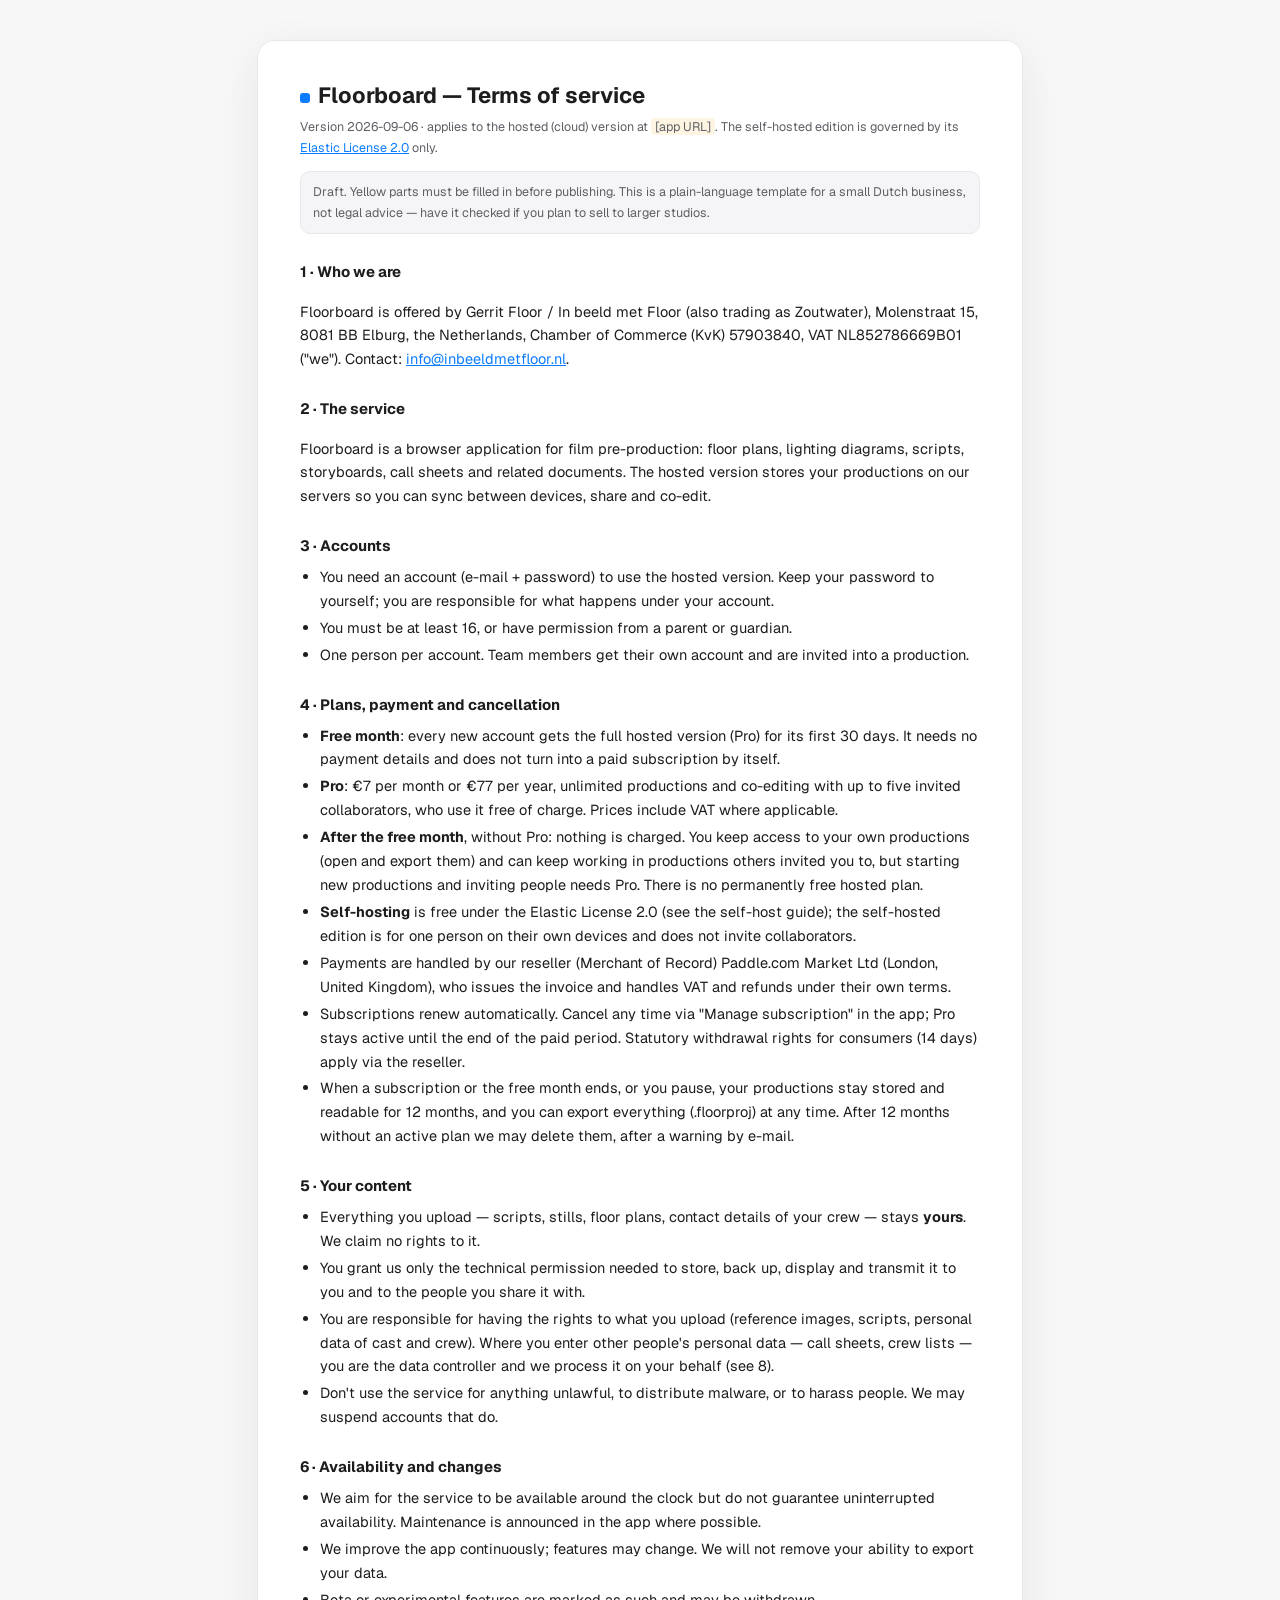
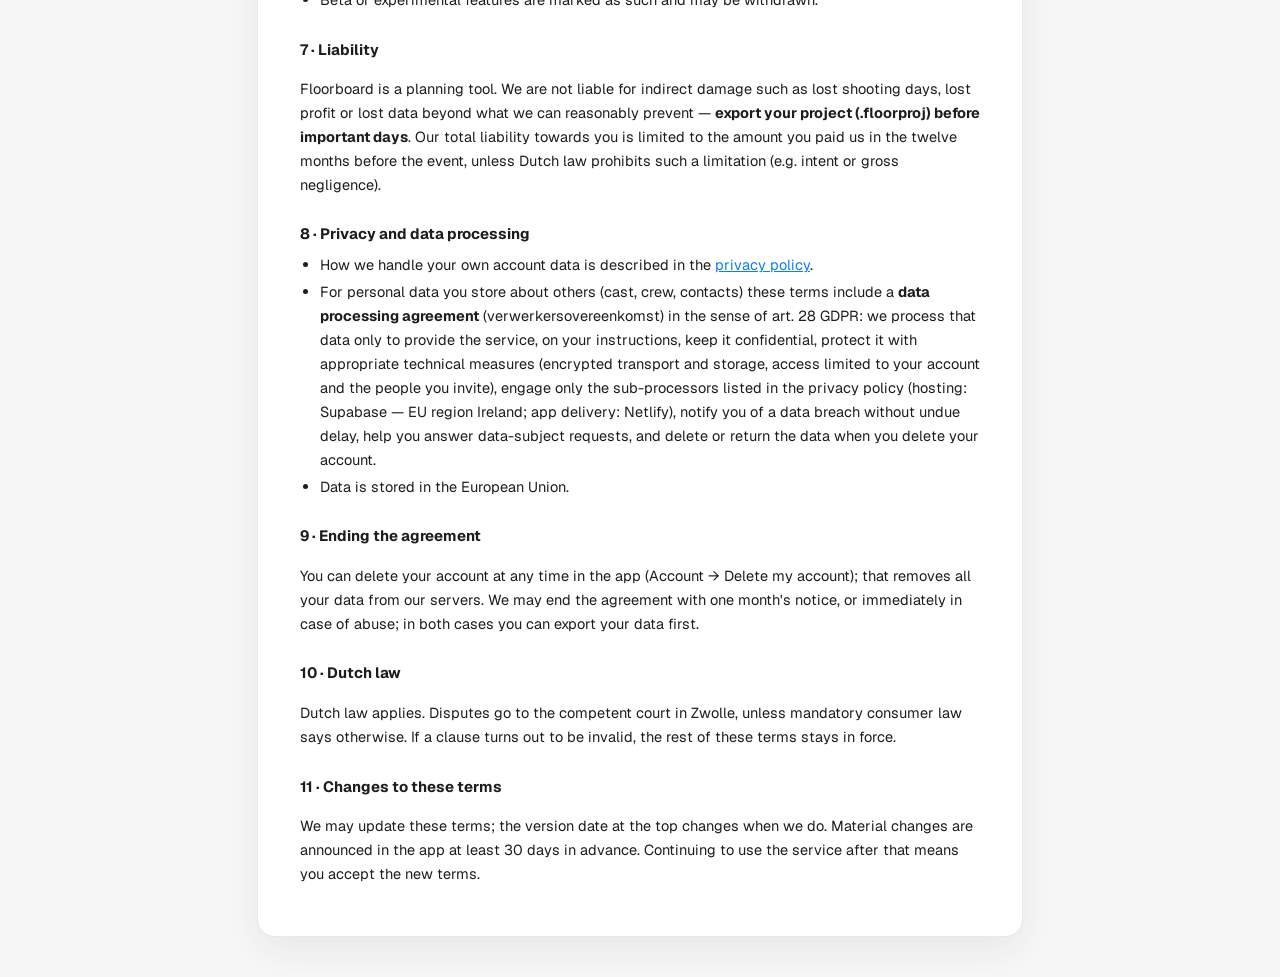
<file: terms.html>
<!DOCTYPE html>
<html lang="en">
<head>
<meta charset="UTF-8">
<meta name="viewport" content="width=device-width, initial-scale=1.0">
<title>Terms of service — Floorboard</title>
<link rel="stylesheet" href="./tokens.css">
<style>
  body{font-family:var(--font);background:var(--bg);color:var(--ink);
       margin:0;padding:40px 18px;line-height:1.65;font-size:14.5px}
  main{max-width:680px;margin:0 auto;background:var(--panel);border:1px solid var(--line);
       border-radius:var(--r-lg);padding:36px 42px;box-shadow:0 12px 40px rgba(40,38,32,.08)}
  h1{font-size:22px;margin:0 0 4px}
  h2{font-size:15px;margin:26px 0 6px}
  .meta{color:var(--ink2);font-size:12.5px}
  .mark{display:inline-block;width:10px;height:10px;border-radius:3px;background:var(--accent);margin-right:8px}
  .fill{background:var(--warn-soft);padding:0 4px;border-radius:4px}
  ul{padding-left:20px;margin:6px 0}
  li{margin:3px 0}
  a{color:var(--accent)}
  .note{background:var(--hover);border:1px solid var(--line);border-radius:var(--r-sm);padding:10px 12px;font-size:12.5px;color:var(--ink2)}
</style>
</head>
<body>
<main>
  <h1><span class="mark"></span>Floorboard — Terms of service</h1>
  <div class="meta">Version 2026-09-06 · applies to the hosted (cloud) version at
    <span class="fill">[app URL]</span>. The self-hosted edition is governed by its
    <a href="LICENSE">Elastic License 2.0</a> only.</div>

  <p class="note">Draft. Yellow parts must be filled in before publishing. This is a plain-language
    template for a small Dutch business, not legal advice — have it checked if you plan to sell to
    larger studios.</p>

  <h2>1 · Who we are</h2>
  <p>Floorboard is offered by Gerrit Floor / In beeld met Floor (also trading as Zoutwater),
  Molenstraat 15, 8081 BB Elburg, the Netherlands, Chamber of Commerce
  (KvK) 57903840, VAT NL852786669B01
  ("we"). Contact: <a href="mailto:info@inbeeldmetfloor.nl">info@inbeeldmetfloor.nl</a>.</p>

  <h2>2 · The service</h2>
  <p>Floorboard is a browser application for film pre-production: floor plans, lighting
  diagrams, scripts, storyboards, call sheets and related documents. The hosted version stores
  your productions on our servers so you can sync between devices, share and co-edit.</p>

  <h2>3 · Accounts</h2>
  <ul>
    <li>You need an account (e-mail + password) to use the hosted version. Keep your password to
      yourself; you are responsible for what happens under your account.</li>
    <li>You must be at least 16, or have permission from a parent or guardian.</li>
    <li>One person per account. Team members get their own account and are invited into a
      production.</li>
  </ul>

  <h2>4 · Plans, payment and cancellation</h2>
  <ul>
    <li><b>Free month</b>: every new account gets the full hosted version (Pro) for its first
      30 days. It needs no payment details and does not turn into a paid subscription by itself.</li>
    <li><b>Pro</b>: €7 per month or €77 per year, unlimited productions and co-editing with up to
      five invited collaborators, who use it free of charge. Prices include VAT where applicable.</li>
    <li><b>After the free month</b>, without Pro: nothing is charged. You keep access to your own
      productions (open and export them) and can keep working in productions others invited you
      to, but starting new productions and inviting people needs Pro. There is no permanently
      free hosted plan.</li>
    <li><b>Self-hosting</b> is free under the Elastic License 2.0 (see the self-host guide); the
      self-hosted edition is for one person on their own devices and does not invite
      collaborators.</li>
    <li>Payments are handled by our reseller (Merchant of Record)
      Paddle.com Market Ltd (London, United Kingdom), who issues the invoice
      and handles VAT and refunds under their own terms.</li>
    <li>Subscriptions renew automatically. Cancel any time via "Manage subscription" in the app;
      Pro stays active until the end of the paid period. Statutory withdrawal rights for consumers
      (14 days) apply via the reseller.</li>
    <li>When a subscription or the free month ends, or you pause, your productions stay stored and
      readable for 12 months, and you can export everything (.floorproj) at any time. After 12
      months without an active plan we may delete them, after a warning by e-mail.</li>
  </ul>

  <h2>5 · Your content</h2>
  <ul>
    <li>Everything you upload — scripts, stills, floor plans, contact details of your crew — stays
      <b>yours</b>. We claim no rights to it.</li>
    <li>You grant us only the technical permission needed to store, back up, display and transmit
      it to you and to the people you share it with.</li>
    <li>You are responsible for having the rights to what you upload (reference images, scripts,
      personal data of cast and crew). Where you enter other people's personal data — call sheets,
      crew lists — you are the data controller and we process it on your behalf (see 8).</li>
    <li>Don't use the service for anything unlawful, to distribute malware, or to harass people.
      We may suspend accounts that do.</li>
  </ul>

  <h2>6 · Availability and changes</h2>
  <ul>
    <li>We aim for the service to be available around the clock but do not guarantee uninterrupted
      availability. Maintenance is announced in the app where possible.</li>
    <li>We improve the app continuously; features may change. We will not remove your ability to
      export your data.</li>
    <li>Beta or experimental features are marked as such and may be withdrawn.</li>
  </ul>

  <h2>7 · Liability</h2>
  <p>Floorboard is a planning tool. We are not liable for indirect damage such as lost shooting
  days, lost profit or lost data beyond what we can reasonably prevent — <b>export your project
  (.floorproj) before important days</b>. Our total liability towards you is limited to the amount
  you paid us in the twelve months before the event, unless Dutch law prohibits such a limitation
  (e.g. intent or gross negligence).</p>

  <h2>8 · Privacy and data processing</h2>
  <ul>
    <li>How we handle your own account data is described in the
      <a href="privacy.html">privacy policy</a>.</li>
    <li>For personal data you store about others (cast, crew, contacts) these terms include a
      <b>data processing agreement</b> (verwerkersovereenkomst) in the sense of art. 28 GDPR:
      we process that data only to provide the service, on your instructions, keep it confidential,
      protect it with appropriate technical measures (encrypted transport and storage, access
      limited to your account and the people you invite), engage only the sub-processors listed
      in the privacy policy (hosting: Supabase — EU region Ireland; app delivery: Netlify), notify
      you of a data breach without undue delay, help you answer data-subject requests, and delete
      or return the data when you delete your account.</li>
    <li>Data is stored in the European Union.</li>
  </ul>

  <h2>9 · Ending the agreement</h2>
  <p>You can delete your account at any time in the app (Account → Delete my account); that removes
  all your data from our servers. We may end the agreement with one month's notice, or immediately
  in case of abuse; in both cases you can export your data first.</p>

  <h2>10 · Dutch law</h2>
  <p>Dutch law applies. Disputes go to the competent court in Zwolle,
  unless mandatory consumer law says otherwise. If a clause turns out to be invalid, the rest of
  these terms stays in force.</p>

  <h2>11 · Changes to these terms</h2>
  <p>We may update these terms; the version date at the top changes when we do. Material changes
  are announced in the app at least 30 days in advance. Continuing to use the service after that
  means you accept the new terms.</p>
</main>
</body>
</html>
</file>
<file: tokens.css>
/* =====================================================================
   Floorboard — design tokens (the ONE source of truth) · UI 2.0
   =====================================================================
   Loaded before styles.css / ui2.css. Every colour, radius and size in the
   app — the CSS *and* the canvas renderer (js/00-theme.js reads these at
   runtime) — comes from here. Light is the default; dark applies when
   <html data-theme="dark"> is set, or when the OS prefers dark and no
   explicit choice was made.

   UI 2.0
   - Type: Geist (UI) and Geist Mono (numbers: focal lengths, timecode,
     zoom), self-hosted in /fonts (SIL OFL — see fonts/OFL.txt).
   - Neutrals: cool, Apple-like greys. Canvas #F7F7F8 with a dot grid.
   - One colour per floor. <html data-floor="…"> (set by switchTab) swaps
     the accent, so buttons, selection and chips carry the floor's hue:
     Mood coral · Script violet · Shot designer blue · Shot list teal ·
     Budget green · Production orange.
   - Radii: 10 on controls, 14 on cards, 22 on the floating panels.
   ===================================================================== */
@font-face{ font-family:"Geist"; src:url("./fonts/Geist-Variable.woff2") format("woff2");
  font-weight:100 900; font-style:normal; font-display:swap; }
@font-face{ font-family:"Geist Mono"; src:url("./fonts/GeistMono-Variable.woff2") format("woff2");
  font-weight:100 900; font-style:normal; font-display:swap; }
:root{
  --font:"Geist",-apple-system,BlinkMacSystemFont,"Segoe UI",Roboto,Helvetica,Arial,sans-serif;
  --mono:"Geist Mono",ui-monospace,SFMono-Regular,Menlo,monospace;
  /* surfaces */
  --bg:#F7F7F8;          /* canvas paper and the gutters around the floating panels */
  --panel:#FFFFFF;       /* panels, popovers */
  --card:#FFFFFF;        /* canvas cards */
  --hover:#F5F5F7;
  --soft:#F2F2F4;        /* fields, chips, segmented tracks */
  --soft2:#E9E9EC;       /* the floor switcher track */
  --grid:#DADADF;        /* canvas grid dots */
  --line:#E8E8EC;        /* hairlines */
  --line2:#D5D5DB;       /* stronger strokes, card outlines */
  /* text */
  --ink:#1D1D1F;
  --body:#3A3A3F;
  --ink2:#5F5F66;
  --ink3:#8E8E95;
  /* placeholders (ink at alpha) */
  --ph30:rgba(29,29,31,.30);
  --ph35:rgba(29,29,31,.35);
  --ph40:rgba(29,29,31,.40);
  --chip:rgba(255,255,255,.92);      /* floating chips on canvas */
  --glass:rgba(255,255,255,.78);     /* the top bar */
  --toast:#1D1D1F; --toast-ink:#FFFFFF;
  /* floors */
  --f-mood:#FF5E57; --f-write:#A259FF; --f-design:#0A7CFF; --f-shots:#14A8C2; --f-budget:#2DB45A; --f-org:#FF9500;
  /* semantic — accent follows the floor (below) */
  --accent:#0A7CFF; --accent-ink:#096BDB; --accent-soft:#E2EFFF; --accent-08:rgba(10,124,255,.08); --accent-glow:rgba(10,124,255,.34);
  --danger:#E5484D; --danger-soft:#FDECEC; --danger-line:#F5B5B7;
  --warn:#E69F00;  --warn-soft:#FDF4E1;
  --ok:#1FA855;    --ok-soft:#E4F6EA;
  --on-accent:#FFFFFF;
  /* shape */
  --r-xs:7px; --r-sm:10px; --r-md:14px; --r-lg:18px; --r-panel:22px; --r-pill:999px;
  --r-card:12;           /* canvas roundRect radius, unitless */
  /* size & type */
  --tap:34px;            /* minimum control height with a mouse; touch bumps to 44 */
  --fs:13.5px;
  --shadow:0 1px 2px rgba(0,0,0,.05), 0 12px 32px rgba(20,20,40,.10);
  --shadow-sm:0 1px 2px rgba(0,0,0,.06), 0 4px 12px rgba(20,20,40,.07);
  --shadow-lg:0 24px 70px rgba(20,20,40,.20);
  /* legacy aliases (older rules still reference these) */
  --border:var(--line); --border2:var(--line2); --radius:var(--r-md);
  color-scheme:light;
}
:root[data-floor="mood"]{ --accent:#FF5E57; --accent-ink:#DB514B; --accent-soft:#FFECEB; --accent-08:rgba(255,94,87,.08); --accent-glow:rgba(255,94,87,.34); }
:root[data-floor="write"]{ --accent:#A259FF; --accent-ink:#8B4DDB; --accent-soft:#F4EBFF; --accent-08:rgba(162,89,255,.08); --accent-glow:rgba(162,89,255,.34); }
:root[data-floor="design"]{ --accent:#0A7CFF; --accent-ink:#096BDB; --accent-soft:#E2EFFF; --accent-08:rgba(10,124,255,.08); --accent-glow:rgba(10,124,255,.34); }
:root[data-floor="shots"]{ --accent:#14A8C2; --accent-ink:#1190A7; --accent-soft:#E3F5F8; --accent-08:rgba(20,168,194,.08); --accent-glow:rgba(20,168,194,.34); }
:root[data-floor="budget"]{ --accent:#2DB45A; --accent-ink:#279B4D; --accent-soft:#E6F6EB; --accent-08:rgba(45,180,90,.08); --accent-glow:rgba(45,180,90,.34); }
:root[data-floor="org"]{ --accent:#FF9500; --accent-ink:#DB8000; --accent-soft:#FFF2E0; --accent-08:rgba(255,149,0,.08); --accent-glow:rgba(255,149,0,.34); }

/* ---------- dark ---------- */
:root[data-theme="dark"]{
  --bg:#18181B; --panel:#1F1F22; --card:#26262A; --hover:#2A2A2E; --soft:#2A2A2E; --soft2:#333338;
  --grid:#2E2E33; --line:#2C2C31; --line2:#3A3A40;
  --ink:#F5F5F7; --body:#DCDCE0; --ink2:#AEAEB5; --ink3:#7C7C84;
  --ph30:rgba(245,245,247,.30); --ph35:rgba(245,245,247,.35); --ph40:rgba(245,245,247,.40);
  --chip:rgba(38,38,42,.92); --glass:rgba(31,31,34,.80);
  --toast:#F5F5F7; --toast-ink:#1F1F22;
  --accent:#278CFF; --accent-ink:#54A3FF; --accent-soft:#1A3353; --accent-08:rgba(10,124,255,.14); --accent-glow:rgba(10,124,255,.4);
  --danger:#FF6B5E; --danger-soft:#3D2220; --danger-line:#6B332E;
  --warn:#FFB340; --warn-soft:#3D3120;
  --ok:#3DD06C; --ok-soft:#1B3A25;
  --shadow:0 1px 2px rgba(0,0,0,.4), 0 16px 40px rgba(0,0,0,.45);
  --shadow-sm:0 1px 2px rgba(0,0,0,.35), 0 4px 12px rgba(0,0,0,.3);
  --shadow-lg:0 24px 70px rgba(0,0,0,.6);
  color-scheme:dark;
}
:root[data-theme="dark"][data-floor="mood"]{ --accent:#FF716B; --accent-ink:#FF8E89; --accent-soft:#502D2E; --accent-08:rgba(255,94,87,.14); --accent-glow:rgba(255,94,87,.4); }
:root[data-theme="dark"][data-floor="write"]{ --accent:#AD6DFF; --accent-ink:#BE8BFF; --accent-soft:#3C2C53; --accent-08:rgba(162,89,255,.14); --accent-glow:rgba(162,89,255,.4); }
:root[data-theme="dark"][data-floor="design"]{ --accent:#278CFF; --accent-ink:#54A3FF; --accent-soft:#1A3353; --accent-08:rgba(10,124,255,.14); --accent-glow:rgba(10,124,255,.4); }
:root[data-theme="dark"][data-floor="shots"]{ --accent:#30B2C9; --accent-ink:#5AC2D4; --accent-soft:#1D3D45; --accent-08:rgba(20,168,194,.14); --accent-glow:rgba(20,168,194,.4); }
:root[data-theme="dark"][data-floor="budget"]{ --accent:#46BD6E; --accent-ink:#6CCA8C; --accent-soft:#22402E; --accent-08:rgba(45,180,90,.14); --accent-glow:rgba(45,180,90,.4); }
:root[data-theme="dark"][data-floor="org"]{ --accent:#FFA21F; --accent-ink:#FFB54C; --accent-soft:#50391B; --accent-08:rgba(255,149,0,.14); --accent-glow:rgba(255,149,0,.4); }
@media (prefers-color-scheme: dark){
  :root:not([data-theme="light"]){
  --bg:#18181B; --panel:#1F1F22; --card:#26262A; --hover:#2A2A2E; --soft:#2A2A2E; --soft2:#333338;
  --grid:#2E2E33; --line:#2C2C31; --line2:#3A3A40;
  --ink:#F5F5F7; --body:#DCDCE0; --ink2:#AEAEB5; --ink3:#7C7C84;
  --ph30:rgba(245,245,247,.30); --ph35:rgba(245,245,247,.35); --ph40:rgba(245,245,247,.40);
  --chip:rgba(38,38,42,.92); --glass:rgba(31,31,34,.80);
  --toast:#F5F5F7; --toast-ink:#1F1F22;
  --accent:#278CFF; --accent-ink:#54A3FF; --accent-soft:#1A3353; --accent-08:rgba(10,124,255,.14); --accent-glow:rgba(10,124,255,.4);
  --danger:#FF6B5E; --danger-soft:#3D2220; --danger-line:#6B332E;
  --warn:#FFB340; --warn-soft:#3D3120;
  --ok:#3DD06C; --ok-soft:#1B3A25;
  --shadow:0 1px 2px rgba(0,0,0,.4), 0 16px 40px rgba(0,0,0,.45);
  --shadow-sm:0 1px 2px rgba(0,0,0,.35), 0 4px 12px rgba(0,0,0,.3);
  --shadow-lg:0 24px 70px rgba(0,0,0,.6);
  color-scheme:dark;
  }
  :root:not([data-theme="light"])[data-floor="mood"]{ --accent:#FF716B; --accent-ink:#FF8E89; --accent-soft:#502D2E; --accent-08:rgba(255,94,87,.14); --accent-glow:rgba(255,94,87,.4); }
  :root:not([data-theme="light"])[data-floor="write"]{ --accent:#AD6DFF; --accent-ink:#BE8BFF; --accent-soft:#3C2C53; --accent-08:rgba(162,89,255,.14); --accent-glow:rgba(162,89,255,.4); }
  :root:not([data-theme="light"])[data-floor="design"]{ --accent:#278CFF; --accent-ink:#54A3FF; --accent-soft:#1A3353; --accent-08:rgba(10,124,255,.14); --accent-glow:rgba(10,124,255,.4); }
  :root:not([data-theme="light"])[data-floor="shots"]{ --accent:#30B2C9; --accent-ink:#5AC2D4; --accent-soft:#1D3D45; --accent-08:rgba(20,168,194,.14); --accent-glow:rgba(20,168,194,.4); }
  :root:not([data-theme="light"])[data-floor="budget"]{ --accent:#46BD6E; --accent-ink:#6CCA8C; --accent-soft:#22402E; --accent-08:rgba(45,180,90,.14); --accent-glow:rgba(45,180,90,.4); }
  :root:not([data-theme="light"])[data-floor="org"]{ --accent:#FFA21F; --accent-ink:#FFB54C; --accent-soft:#50391B; --accent-08:rgba(255,149,0,.14); --accent-glow:rgba(255,149,0,.4); }
}

/* ---------- Floorboard object palette (mirrors PAL in js/00-catalog.js) ---------- */
:root{
  --pal-slate:#7A8194; --pal-sky:#6FA3E8; --pal-coral:#E58A6F; --pal-olive:#9BA85A;
  --pal-sand:#E1B46A; --pal-lilac:#A98BE0; --pal-teal:#6DBBAF;
}
</file>
<file: styles.css>
/* tokens live in tokens.css */
  *{box-sizing:border-box; margin:0; padding:0;}
  html,body{height:100%; overflow:hidden;}
  body{
    font-family:-apple-system,BlinkMacSystemFont,"Segoe UI",Roboto,Helvetica,Arial,sans-serif;
    background:var(--bg); color:var(--ink); font-size:var(--fs);
  }
  button{font:inherit; color:inherit; background:none; border:none; cursor:pointer;}
  input,textarea,select{font:inherit; color:inherit;}
  ::selection{background:var(--accent-soft);}

  /* ---------- layout ---------- */
  /* minmax(0,1fr): the topbar's min-content width must NEVER widen the app
     past the viewport (it silently pushed the Scene info panel off-screen
     on iPad — every row overflows together) */
  #app{display:grid; grid-template-rows:calc(60px + env(safe-area-inset-top)) auto 1fr; grid-template-columns:minmax(0,1fr); height:100%;}
  #topbar{
    display:flex; align-items:center; gap:10px; padding:0 14px;
    background:var(--panel); border-bottom:1px solid var(--border); min-width:0;
  }
  #main{display:grid; grid-template-columns:264px 1fr 266px; min-height:0;}

  .logo{display:flex; align-items:center; gap:8px; font-weight:600; letter-spacing:.2px;}
  .logo .dot{width:10px; height:10px; border-radius:var(--r-sm); background:var(--accent);}
  #shotTitle{
    border:1px solid transparent; border-radius:var(--r-sm); padding:4px 8px;
    width:220px; min-width:70px; max-width:300px; flex:0 1 auto;
    font-weight:600; background:transparent;
  }
  #shotTitle:hover{border-color:var(--border);}
  #shotTitle:focus{outline:none; border-color:var(--accent); background:var(--panel);}
  .topbar-right{margin-left:auto; display:flex; gap:8px; align-items:center;}
  .btn{
    padding:6px 12px; border-radius:var(--r-sm); border:1px solid var(--border);
    background:var(--panel); box-shadow:0 1px 1px rgba(40,38,32,.04);
    transition:background .12s,border-color .12s;
  }
  .btn:hover{background:var(--hover); border-color:var(--border2);}
  .btn.primary{background:var(--accent); border-color:var(--accent); color:var(--panel);}
  .btn.primary:hover{background:var(--accent-ink);}
  .btn:disabled{opacity:.5; cursor:default;}
  #helpBtn{
    width:30px; height:30px; border-radius:50%; border:1px solid var(--border);
    color:var(--ink2); font-weight:700;
  }
  #helpBtn:hover{background:var(--accent-soft); color:var(--accent); border-color:var(--accent);}
  #saveState{color:var(--ink2); font-size:11.5px; min-width:56px; text-align:right;}

  /* ---------- left sidebar ---------- */
  #sidebar{
    background:var(--panel); border-right:1px solid var(--border);
    display:flex; flex-direction:column; min-height:0;
  }
  .side-head{
    display:flex; align-items:center; justify-content:space-between;
    padding:12px 12px 6px; font-size:11px; font-weight:700; letter-spacing:.8px;
    text-transform:uppercase; color:var(--ink2);
  }
  .side-head button{
    width:22px; height:22px; border-radius:var(--r-sm); border:1px solid var(--border);
    font-size:14px; line-height:1; color:var(--ink2);
  }
  .side-head button:hover{background:var(--accent-soft); color:var(--accent); border-color:var(--accent);}
  #shotList{overflow-y:auto; padding:2px 8px 8px; max-height:26%; flex:none;}
  .shot-item{
    display:flex; align-items:center; gap:8px; padding:7px 9px; border-radius:var(--r-sm);
    cursor:pointer; user-select:none; border:1px solid transparent;
  }
  .shot-item:hover{background:var(--hover);}
  .shot-item.active{background:var(--accent-soft); border-color:var(--accent-soft);}
  .shot-item .num{
    font-size:11px; font-weight:700; color:var(--ink2); background:var(--soft);
    border-radius:var(--r-sm); padding:2px 6px; flex:none;
  }
  .shot-item.active .num{background:var(--accent-soft); color:var(--accent);}
  .shot-item .nm{flex:1; white-space:nowrap; overflow:hidden; text-overflow:ellipsis;}
  .shot-item .mini{
    opacity:0; flex:none; color:var(--ink2); font-size:13px; width:20px; height:20px; border-radius:var(--r-sm);
  }
  .shot-item:hover .mini{opacity:1;}
  .shot-item .mini:hover{background:var(--soft); color:var(--ink);}
  .shot-item input{
    flex:1; border:1px solid var(--accent); border-radius:var(--r-sm); padding:2px 6px; min-width:0; background:var(--panel);
  }

  #library{flex:1; overflow-y:auto; border-top:1px solid var(--border); padding-bottom:14px;}
  .cat-head{
    display:flex; align-items:center; gap:6px; padding:11px 12px 5px;
    font-size:10.5px; font-weight:700; letter-spacing:.8px; text-transform:uppercase;
    color:var(--ink2); cursor:pointer; user-select:none;
  }
  .cat-head:hover{color:var(--ink);}
  .cat-head .arr{transition:transform .12s; font-size:9px;}
  .cat-head.closed .arr{transform:rotate(-90deg);}
  .lib-grid{display:grid; grid-template-columns:repeat(3,minmax(0,1fr)); gap:6px; padding:2px 10px 4px;}
  .lib-grid.hidden{display:none;}
  .lib-item{
    display:flex; flex-direction:column; align-items:center; gap:3px; padding:8px 2px 6px;
    border:1px solid var(--border); border-radius:var(--r-sm); cursor:grab; background:var(--hover);
    transition:box-shadow .12s,border-color .12s; user-select:none; position:relative;
    touch-action:pan-y; -webkit-user-select:none; -webkit-touch-callout:none;
  }
  .lib-item:hover{border-color:var(--border2); box-shadow:var(--shadow);}
  .lib-item:active{cursor:grabbing;}
  .lib-item canvas{pointer-events:none;}
  .lib-item span{font-size:10.5px; letter-spacing:-.1px; color:var(--ink2); white-space:nowrap; overflow:hidden; max-width:100%; text-align:center;}
  .lib-item .del-custom{
    position:absolute; top:2px; right:2px; width:16px; height:16px; font-size:11px; line-height:1;
    color:var(--ink2); border-radius:var(--r-sm); display:none;
  }
  .lib-item:hover .del-custom{display:block;}
  .lib-item .del-custom:hover{color:var(--danger); background:var(--danger-soft);}
  .lib-item.add-custom{border-style:dashed; color:var(--ink2); justify-content:center; min-height:66px; font-size:12px;}
  .lib-item.add-custom:hover{color:var(--accent); border-color:var(--accent);}

  /* ---------- canvas ---------- */
  #canvasWrap{position:relative; min-width:0; min-height:0; background:var(--bg);}
  #cv{position:absolute; inset:0; width:100%; height:100%; display:block; touch-action:none;}
  #cv.tool-wall,#cv.tool-room,#cv.tool-poly{cursor:crosshair;}
  #cv.tool-door,#cv.tool-window{cursor:copy;}
  #cv.panning{cursor:grabbing;}
  #sunBtn.active{background:var(--warn-soft); color:var(--warn);}

  /* shot info form */
  #infoForm{padding:12px 14px 20px; display:flex; flex-direction:column;}
  #infoForm label{font-size:10px; font-weight:700; letter-spacing:.6px; text-transform:uppercase; color:var(--ink2); margin:10px 0 4px;}
  #infoForm input,#infoForm textarea,#infoForm select{
    border:1px solid var(--border); border-radius:var(--r-sm); padding:7px 9px; background:var(--panel); width:100%; resize:vertical;
  }
  #infoForm input:focus,#infoForm textarea:focus,#infoForm select:focus{outline:none; border-color:var(--accent);}
  #infoForm .irow{display:flex; gap:10px;}
  #infoForm .ihint{margin-top:14px; font-size:11px; color:var(--ink2); line-height:1.5; background:var(--hover); border:1px solid var(--border); border-radius:var(--r-sm); padding:8px 10px;}

  .hbtn{
    width:30px; height:30px; border-radius:var(--r-sm); border:1px solid var(--border);
    color:var(--ink2); font-size:14px;
  }
  .hbtn:hover:not(:disabled){background:var(--hover); color:var(--ink);}
  .hbtn:disabled{opacity:.35; cursor:default;}
  #toast{
    position:fixed; left:50%; bottom:26px; transform:translateX(-50%) translateY(14px);
    background:var(--toast); color:var(--panel); padding:9px 16px; border-radius:var(--r-sm); font-size:12.5px;
    opacity:0; pointer-events:none; transition:opacity .18s, transform .18s; z-index:80;
    box-shadow:0 8px 26px rgba(0,0,0,.28); max-width:70%;
  }
  #toast.show{opacity:1; transform:translateX(-50%) translateY(0);}

  #toolbar{
    position:absolute; top:14px; left:50%; transform:translateX(-50%);
    display:flex; gap:2px; padding:4px; background:var(--panel);
    border:1px solid var(--border); border-radius:var(--r-sm); box-shadow:var(--shadow); z-index:5;
  }
  #toolbar button{
    width:34px; height:34px; border-radius:var(--r-sm); display:flex; align-items:center; justify-content:center;
    color:var(--ink2); position:relative;
  }
  #toolbar button:hover{background:var(--hover); color:var(--ink);}
  #toolbar button.on{background:var(--accent-soft); color:var(--accent);}
  #toolbar .sep{width:1px; background:var(--border); margin:5px 3px;}
  #toolbar button svg{width:18px; height:18px; stroke:currentColor; fill:none; stroke-width:1.7; stroke-linecap:round; stroke-linejoin:round;}
  #inkBar{
    position:absolute; top:62px; left:50%; transform:translateX(-50%);
    display:none; align-items:center; gap:7px; padding:6px 10px;
    background:var(--panel); border:1px solid var(--border); border-radius:var(--r-sm);
    box-shadow:var(--shadow); z-index:5;
  }
  #inkBar.show{display:flex;}
  #inkBar .ink-w{
    width:30px; height:30px; border-radius:var(--r-sm); display:flex; align-items:center;
    justify-content:center; cursor:pointer; color:var(--ink2);
  }
  #inkBar .ink-w:hover{background:var(--hover);}
  #inkBar .ink-w.on{background:var(--accent-soft);}
  #inkBar .ink-w i{display:block; border-radius:50%; background:currentColor;}
  #inkBar .ink-c{
    width:20px; height:20px; border-radius:50%; cursor:pointer; border:2px solid transparent;
  }
  #inkBar .ink-c.on{border-color:var(--ink); box-shadow:0 0 0 2px var(--panel) inset;}
  #inkBar .ink-sep{width:1px; height:20px; background:var(--border);}
  #toolbar button[data-tip]:hover::after{
    content:attr(data-tip); position:absolute; top:calc(100% + 7px); left:50%; transform:translateX(-50%);
    background:var(--toast); color:var(--panel); padding:4px 8px; border-radius:var(--r-sm); font-size:11px; white-space:nowrap; pointer-events:none; z-index:9;
  }

  #zoomCtl{
    position:absolute; right:14px; bottom:14px; display:flex; align-items:center; gap:0;
    background:var(--panel); border:1px solid var(--border); border-radius:var(--r-sm); box-shadow:var(--shadow); z-index:5; overflow:hidden;
  }
  #zoomCtl button{width:30px; height:30px; color:var(--ink2); font-size:15px;}
  #zoomCtl button:hover{background:var(--hover); color:var(--ink);}
  #zoomPct{font-size:11.5px; color:var(--ink2); width:44px; text-align:center; cursor:pointer;}
  #hint{
    position:absolute; left:14px; bottom:14px; color:var(--ink2); font-size:11.5px;
    background:rgba(255,255,255,.85); border:1px solid var(--border); padding:5px 10px; border-radius:var(--r-sm);
    pointer-events:none; z-index:5; max-width:46%;
  }

  /* floating selection toolbar */
  #selBar{
    position:absolute; display:none; z-index:6; background:var(--panel); border:1px solid var(--border);
    border-radius:var(--r-sm); box-shadow:var(--shadow); padding:5px 6px; gap:5px; align-items:center; flex-wrap:wrap;
    max-width:520px;
  }
  #selBar.show{display:flex;}
  #selBar .sw{width:16px; height:16px; border-radius:var(--r-sm); cursor:pointer; border:2px solid transparent; flex:none;}
  #selBar .sw:hover{transform:scale(1.12);}
  #selBar .sw.on{border-color:var(--ink);}
  #selBar .sbtn{
    padding:4px 8px; border-radius:var(--r-sm); font-size:11.5px; color:var(--ink2); border:1px solid var(--border);
    white-space:nowrap;
  }
  #selBar .sbtn:hover{background:var(--hover); color:var(--ink);}
  #selBar .sbtn.danger:hover{background:var(--danger-soft); color:var(--danger); border-color:var(--danger-line);}
  #selBar input.lbl{
    width:98px; border:1px solid var(--border); border-radius:var(--r-sm); padding:3.5px 7px; font-size:11.5px;
  }
  #selBar input.lbl:focus{outline:none; border-color:var(--accent);}
  #selBar select{
    border:1px solid var(--border); border-radius:var(--r-sm); padding:3px 4px; font-size:11.5px; background:var(--panel);
    max-width:120px; color:var(--ink);
  }
  #selBar .vsep{width:1px; align-self:stretch; background:var(--border); margin:1px 1px;}

  /* sticky note editor */
  .note-ta{
    position:absolute; z-index:7; border:1.5px solid var(--accent); border-radius:var(--r-sm);
    background:transparent; resize:none; line-height:1.3; overflow:hidden; outline:none;
    font-family:inherit; color:var(--body);
  }

  /* custom prop popover */
  #customPop{
    position:absolute; z-index:20; display:none; background:var(--panel); border:1px solid var(--border);
    border-radius:var(--r-sm); box-shadow:0 8px 30px rgba(40,38,32,.16); padding:12px; width:196px;
  }
  #customPop.show{display:block;}
  #customPop label{display:block; font-size:10.5px; color:var(--ink2); margin:8px 0 3px; font-weight:600; text-transform:uppercase; letter-spacing:.5px;}
  #customPop input,#customPop select{
    width:100%; border:1px solid var(--border); border-radius:var(--r-sm); padding:5px 8px;
  }
  #customPop input:focus{outline:none; border-color:var(--accent);}
  #customPop .row{display:flex; gap:8px;}
  #customPop .actions{display:flex; gap:8px; margin-top:12px;}
  #customPop .actions .btn{flex:1; text-align:center;}

  /* ---------- right panel ---------- */
  #rightPanel{
    background:var(--panel); border-left:1px solid var(--border);
    display:flex; flex-direction:column; min-height:0;
  }
  #tabs{display:flex; padding:8px 10px 0; gap:4px; border-bottom:1px solid var(--border);}
  #tabs button{
    padding:7px 12px 9px; font-weight:600; color:var(--ink2); border-radius:var(--r-sm) var(--r-sm) 0 0;
    border-bottom:2px solid transparent; margin-bottom:-1px;
  }
  #tabs button.on{color:var(--ink); border-bottom-color:var(--accent);}
  #tabs button:hover{color:var(--ink);}
  .tabPage{flex:1; overflow-y:auto; display:none; min-height:0;}
  .tabPage.on{display:flex; flex-direction:column;}

  /* stills */
  #stillsGrid{display:grid; grid-template-columns:1fr 1fr; gap:8px; padding:12px;}
  .still{
    position:relative; border-radius:var(--r-sm); overflow:hidden; border:1px solid var(--border);
    aspect-ratio:16/10; background:var(--soft); cursor:zoom-in;
  }
  .still img{width:100%; height:100%; object-fit:cover; display:block;}
  .still .x{
    position:absolute; top:4px; right:4px; width:20px; height:20px; border-radius:var(--r-sm);
    background:rgba(30,29,26,.55); color:var(--panel); font-size:12px; line-height:1; display:none;
  }
  .still .toB{
    position:absolute; bottom:4px; left:4px; padding:2px 7px; border-radius:var(--r-sm);
    background:rgba(30,29,26,.55); color:var(--panel); font-size:10px; display:none;
  }
  .still:hover .x,.still:hover .toB{display:block;}
  .still .x:hover{background:var(--danger);}
  .still .toB:hover{background:var(--accent);}
  #stillDrop{
    margin:12px 12px 0; padding:16px 10px; border:1.5px dashed var(--border2); border-radius:var(--r-sm);
    color:var(--ink2); text-align:center; cursor:pointer; font-size:12px; transition:border-color .12s,color .12s;
  }
  #stillDrop:hover,#stillDrop.over{border-color:var(--accent); color:var(--accent); background:var(--accent-soft);}

  /* comments */
  #commentList{flex:1; overflow-y:auto; padding:12px; display:flex; flex-direction:column; gap:10px;}
  .comment{background:var(--hover); border:1px solid var(--border); border-radius:var(--r-sm); padding:9px 11px;}
  .comment .meta{display:flex; justify-content:space-between; align-items:baseline; margin-bottom:3px;}
  .comment .who{font-weight:600; font-size:12px;}
  .comment .when{font-size:10.5px; color:var(--ink2);}
  .comment .txt{white-space:pre-wrap; line-height:1.45;}
  .comment .cx{float:right; color:var(--ink2); font-size:11px; margin-left:6px; visibility:hidden;}
  .comment:hover .cx{visibility:visible;}
  .comment .cx:hover{color:var(--danger);}
  #commentForm{border-top:1px solid var(--border); padding:10px 12px 12px; display:flex; flex-direction:column; gap:7px;}
  #commentForm input,#commentForm textarea{
    border:1px solid var(--border); border-radius:var(--r-sm); padding:7px 9px; resize:none; background:var(--panel);
  }
  #commentForm input:focus,#commentForm textarea:focus{outline:none; border-color:var(--accent);}
  .empty-note{color:var(--ink2); text-align:center; padding:26px 14px; font-size:12px; line-height:1.5;}

  /* lightbox */
  #lightbox{
    position:fixed; inset:0; background:rgba(30,29,26,.82); display:none;
    align-items:center; justify-content:center; z-index:50; cursor:zoom-out;
  }
  #lightbox.show{display:flex;}
  #lightbox img{max-width:92%; max-height:92%; border-radius:var(--r-sm); box-shadow:0 20px 60px rgba(0,0,0,.5);}

  /* help overlay */
  #helpOverlay{
    position:fixed; inset:0; background:rgba(30,29,26,.45); display:none;
    align-items:flex-start; justify-content:center; z-index:60; overflow-y:auto; padding:40px 16px;
  }
  #helpOverlay.show{display:flex;}
  #helpCard{
    background:var(--panel); border-radius:var(--r-sm); box-shadow:0 24px 70px rgba(0,0,0,.3);
    max-width:680px; width:100%; padding:26px 30px 30px; position:relative;
  }
  #helpCard h2{font-size:18px; margin-bottom:4px;}
  #helpCard .sub{color:var(--ink2); margin-bottom:18px; font-size:12.5px;}
  #helpCard h3{
    font-size:11px; text-transform:uppercase; letter-spacing:.8px; color:var(--ink2);
    margin:18px 0 8px; padding-top:14px; border-top:1px solid var(--border);
  }
  #helpCard h3:first-of-type{border-top:none; padding-top:0; margin-top:8px;}
  #helpCard p{line-height:1.55; margin-bottom:6px; font-size:12.5px;}
  #helpCard .cols{display:grid; grid-template-columns:1fr 1fr; gap:4px 26px;}
  #helpCard .krow{display:flex; justify-content:space-between; align-items:center; padding:3.5px 0; font-size:12.5px;}
  kbd{
    background:var(--bg); border:1px solid var(--border2); border-bottom-width:2px; border-radius:var(--r-sm);
    padding:1px 6px; font-size:11px; font-family:inherit; color:var(--ink); white-space:nowrap;
  }
  #helpClose{
    position:absolute; top:14px; right:14px; width:28px; height:28px; border-radius:var(--r-sm);
    color:var(--ink2); font-size:16px;
  }
  #helpClose:hover{background:var(--bg); color:var(--ink);}

  #loading{
    position:fixed; inset:0; background:var(--bg); z-index:99; display:flex;
    align-items:center; justify-content:center; color:var(--ink2); gap:10px;
  }
  .spin{width:16px; height:16px; border:2px solid var(--border2); border-top-color:var(--accent); border-radius:50%; animation:sp 0.8s linear infinite;}
  @keyframes sp{to{transform:rotate(360deg);}}

  ::-webkit-scrollbar{width:9px; height:9px;}
  ::-webkit-scrollbar-thumb{background:var(--line2); border-radius:var(--r-sm); border:2px solid var(--panel);}
  ::-webkit-scrollbar-track{background:transparent;}
#exportPop{
  position:absolute; top:40px; right:0; z-index:60;
  background:var(--panel); border:1px solid var(--line); border-radius:var(--r-sm);
  box-shadow:0 14px 44px rgba(40,38,32,.16);
  padding:12px 14px; min-width:220px; display:none; text-align:left;
}
#exportPop.show{display:block;}
.topbar-right{position:relative;}
.xp-title{font-weight:600; font-size:12.5px; margin-bottom:8px; color:var(--ink);}
.xp-sub{font-size:10.5px; font-weight:700; letter-spacing:.06em; text-transform:uppercase; color:var(--ink2); margin:10px 0 4px;}
.xp-docs{display:flex; flex-direction:column; gap:3px; max-height:260px; overflow:auto; margin-bottom:2px;}
.xp-doc{display:flex; align-items:center; gap:5px; font-size:12px; color:var(--ink);}
.xp-doc span{flex:1; min-width:0; overflow:hidden; text-overflow:ellipsis; white-space:nowrap; padding-right:4px;}
.xp-doc .btn{padding:2px 8px; font-size:11px;}
.xp-row{display:flex; align-items:center; gap:7px; font-size:12px; color:var(--ink); padding:3px 0; cursor:pointer;}
.xp-btns{display:flex; gap:6px; margin-top:10px;}
.note-ta.plain{background:rgba(255,255,255,.65); border-style:dashed;}
.drawer-btn{display:none; font-size:15px; padding:4px 9px;}
@media (max-width: 900px){
  .drawer-btn{display:inline-flex;}
  #main{grid-template-columns: 1fr !important;}
  #sidebar, #rightPanel{
    position:fixed; top:104px; bottom:0; width:min(300px, 85vw); z-index:45;
    transition:transform .22s ease; box-shadow:0 10px 40px rgba(40,38,32,.22);
    background:var(--panel);
  }
  #sidebar{left:0; transform:translateX(-105%); border-right:1px solid var(--line);}
  #rightPanel{right:0; transform:translateX(105%); border-left:1px solid var(--line);}
  #sidebar.open, #rightPanel.open{transform:none;}
  #hint{display:none;}
  .topbar .proj-title{max-width:110px;}
  #toolbar{gap:1px; padding:4px;}
  #toolbar button{width:32px; height:32px;}
  #selBar{max-width:96vw; flex-wrap:wrap;}
}


/* ---------------- app tabs ---------------- */
#tabbar{
  display:flex; gap:2px; padding:5px 10px 0;
  background:var(--panel); border-bottom:1px solid var(--line);
}
#tabbar button{
  border:none; background:none; cursor:pointer;
  font:600 12.5px -apple-system,Segoe UI,sans-serif; color:var(--ink2);
  padding:8px 13px 9px; border-radius:var(--r-sm) var(--r-sm) 0 0; position:relative;
}
#tabbar button:hover{ color:var(--ink); background:var(--hover); }
#tabbar button.on{ color:var(--accent); }
#tabbar button.on::after{
  content:''; position:absolute; left:10px; right:10px; bottom:0; height:2.5px;
  background:var(--accent); border-radius:var(--r-sm) var(--r-sm) 0 0;
}
.tabPageFull{
  display:none; overflow:auto; min-height:0;
  background:var(--bg);
}
body.tab-script #tabScript, body.tab-story #tabStory, body.tab-org #tabOrg{ display:block; }
body.tab-script #main, body.tab-story #main, body.tab-org #main{ display:none !important; }
body.tab-script #toolbar, body.tab-story #toolbar, body.tab-org #toolbar,
body.tab-script #hint, body.tab-story #hint, body.tab-org #hint{ display:none !important; }
/* moodboard mode: canvas stays, scene chrome goes */
body.tab-mood #shotList, body.tab-mood .side-head:first-child, body.tab-mood #rightPanel,
body.tab-mood #panelToggle{ display:none !important; }
body.tab-mood #main{ grid-template-columns: 264px 1fr; }
body.tab-mood #toolbar button[data-tool="wall"], body.tab-mood #toolbar button[data-tool="room"],
body.tab-mood #toolbar button[data-tool="door"], body.tab-mood #toolbar button[data-tool="window"],
body.tab-mood #toolbar button[data-tool="gap"],
body.tab-mood #sunBtn, body.tab-mood #playBtn{ display:none !important; }
.tp-inner{ max-width:1000px; margin:0 auto; padding:26px 26px 60px; }
.tp-head{ display:flex; align-items:center; justify-content:space-between; gap:14px; margin-bottom:14px; flex-wrap:wrap; }
.tp-head h2{ font-size:17px; font-weight:650; color:var(--ink); margin:0; }
.tp-actions{ display:flex; gap:8px; align-items:center; flex-wrap:wrap; }
.tp-hint{ font-size:11px; color:var(--ink2); }
.tp-note{ margin-top:22px; font-size:11.5px; color:var(--ink2); background:var(--panel);
  border:1px dashed var(--line); border-radius:var(--r-sm); padding:12px 14px; }
#scriptText{
  width:100%; min-height:52vh; resize:vertical;
  border:1px solid var(--line); border-radius:var(--r-sm); background:var(--panel);
  padding:18px 20px; font:13.5px/1.6 ui-monospace,SFMono-Regular,Menlo,monospace;
  color:var(--ink);
}
#breakdownResult{ margin-top:14px; }
.bd-scene{ background:var(--panel); border:1px solid var(--line); border-radius:var(--r-sm);
  padding:10px 13px; margin-bottom:7px; font-size:12.5px; }
.bd-scene b{ font-weight:650; }
.bd-scene .bd-meta{ color:var(--ink2); font-size:11px; margin-top:2px; }
#storyTable table{ width:100%; border-collapse:collapse; background:var(--panel);
  border:1px solid var(--line); border-radius:var(--r-sm); overflow:hidden; }
#storyTable th{ text-align:left; font:600 10.5px -apple-system,sans-serif; color:var(--ink2);
  text-transform:uppercase; letter-spacing:.4px; padding:9px 11px; background:var(--panel);
  border-bottom:1px solid var(--line); }
#storyTable td{ padding:8px 11px; border-bottom:1px solid var(--line); font-size:12.5px; vertical-align:middle; }
#storyTable tr.sceneRow td{ background:var(--panel); font-weight:650; }
#storyTable input, #storyTable textarea{
  width:100%; border:1px solid transparent; background:transparent; font-size:12.5px;
  padding:4px 6px; border-radius:var(--r-sm); resize:none; font-family:inherit;
}
#storyTable input:focus, #storyTable textarea:focus{ border-color:var(--line); background:var(--panel); outline:none; }
.sb-ref{ width:76px; height:46px; border-radius:var(--r-sm); object-fit:cover; display:block; cursor:pointer;
  border:1px solid var(--line); background:var(--panel); }
.sb-refBtn{ width:76px; height:46px; border:1.5px dashed var(--line); border-radius:var(--r-sm);
  background:none; color:var(--ink2); cursor:pointer; font-size:16px; }

/* ---------------- topbar v2 ---------------- */
.logo-txt{ display:flex; flex-direction:column; line-height:1.05; }
.logo-name{ font-weight:750; font-size:16px; letter-spacing:.5px; }
.logo-tag{ font-weight:400; font-size:9.5px; color:var(--ink2); letter-spacing:.3px; font-style:italic; }
#sceneLbl{ font-size:9px; font-weight:700; letter-spacing:.8px; color:var(--ink2); margin-left:14px; }
body.tab-script #sceneLbl, body.tab-story #sceneLbl,
body.tab-script #shotTitle, body.tab-story #shotTitle{ display:none !important; }
body.tab-mood #sceneLbl, body.tab-org #sceneLbl{ display:none !important; }
/* ---------------- tabbar v2 ---------------- */
#tabbar{ padding:6px 12px 0; overflow-x:auto; scrollbar-width:none; }
#tabbar button{
  display:inline-flex; align-items:center; gap:7px;
  font-size:13px; padding:10px 16px 11px;
}
#tabbar button svg{ width:16px; height:16px; stroke:currentColor; fill:none;
  stroke-width:1.7; stroke-linecap:round; stroke-linejoin:round; }
/* ---------------- production board mode ---------------- */
/* full-width canvas — production data lives on the board (People registry cards) */
body.tab-org #main{ display:grid !important; grid-template-columns:264px 1fr; }
body.tab-org #toolbar, body.tab-org #hint{ display:flex !important; }
body.tab-org #shotList, body.tab-org #sidebar > .side-head:first-child{ display:none !important; }
body.tab-org #rightPanel, body.tab-org #panelToggle{ display:none !important; }
body.tab-org #toolbar button[data-tool="wall"], body.tab-org #toolbar button[data-tool="room"],
body.tab-org #toolbar button[data-tool="door"], body.tab-org #toolbar button[data-tool="window"],
body.tab-org #toolbar button[data-tool="gap"],
body.tab-org #sunBtn, body.tab-org #playBtn{ display:none !important; }
/* storyboard scene thumbnails */
.sb-thumb{ width:120px; height:72px; object-fit:cover; border-radius:var(--r-sm);
  border:1px solid var(--line); background:var(--panel); float:left; margin-right:12px; }
.sb-excerpt{ font-weight:400; font-size:11px; color:var(--ink2); margin-top:3px;
  white-space:nowrap; overflow:hidden; text-overflow:ellipsis; max-width:60ch; }

/* trash can */
#trashCan{
  position:fixed; left:50%; bottom:18px; transform:translateX(-50%) scale(.7);
  width:52px; height:52px; border-radius:var(--r-sm); z-index:80;
  background:var(--panel); border:1.5px solid var(--line); box-shadow:0 10px 34px rgba(40,38,32,.18);
  display:flex; align-items:center; justify-content:center;
  opacity:0; pointer-events:none; transition:opacity .15s, transform .15s, background .12s;
}
#trashCan.show{ opacity:1; transform:translateX(-50%) scale(1); }
#trashCan.hot{ background:var(--danger-soft); border-color:var(--danger); }
#trashCan svg{ width:22px; height:22px; stroke:var(--ink2); fill:none; stroke-width:1.8; stroke-linecap:round; stroke-linejoin:round; }
#trashCan.hot svg{ stroke:var(--danger); }
/* production switcher */
#projBtn{ font-weight:600; max-width:220px; overflow:hidden; text-overflow:ellipsis; white-space:nowrap; }
#projPop{
  position:fixed; top:64px; left:150px; z-index:120; display:none;
  background:var(--panel); border:1px solid var(--line); border-radius:var(--r-sm);
  box-shadow:0 16px 50px rgba(40,38,32,.18); padding:12px; min-width:240px;
}
#projPop.show{ display:block; }
/* day planner */
#planPop{
  position:fixed; top:64px; left:150px; z-index:120; display:none;
  background:var(--panel); border:1px solid var(--line); border-radius:var(--r-sm);
  box-shadow:0 16px 50px rgba(40,38,32,.18); padding:14px; width:350px;
  max-height:74vh; overflow:auto;
}
#planPop.show{ display:block; }
.plan-row{ display:flex; align-items:center; gap:7px; padding:5px 2px; font-size:12.5px; }
.plan-row.off{ opacity:.45; }
.plan-gap{ display:flex; align-items:center; gap:5px; margin-left:24px; padding:2px 0; font-size:10.5px; color:var(--ink2); }
.plan-gap input{ width:46px; border:1px solid var(--line); border-radius:var(--r-sm); padding:2px 4px; font-size:11px; text-align:right; }
.plan-time{ font-variant-numeric:tabular-nums; font-weight:650; width:42px; flex:none; }
.plan-ud{ border:1px solid var(--border); border-radius:var(--r-sm); width:19px; height:19px; font-size:10px; color:var(--ink2); line-height:1; flex:none; }
.plan-ud:hover{ background:var(--accent-soft); color:var(--accent); border-color:var(--accent); }
/* ---------------- sharing ---------------- */
#sharePop{
  position:fixed; top:64px; right:130px; z-index:120; display:none;
  background:var(--panel); border:1px solid var(--line); border-radius:var(--r-sm);
  box-shadow:0 16px 50px rgba(40,38,32,.18); padding:14px; width:390px;
  max-height:70vh; overflow:auto;
}
#sharePop.show{ display:block; }
.sh-row{ display:flex; align-items:center; flex-wrap:wrap; gap:5px; padding:4px 2px; font-size:11.5px; }
.sh-name{ flex:1 1 150px; min-width:0; overflow:hidden; text-overflow:ellipsis; white-space:nowrap; }
.sh-role{ color:var(--ink2); font-size:10.5px; white-space:nowrap; }
.sh-sel{ font-size:10.5px; padding:1px 3px; border:1px solid var(--line); border-radius:6px; background:var(--panel); color:var(--ink); }
.sh-chips{ display:inline-flex; gap:2px; }
.sh-chip{ font:700 8.5px -apple-system,Segoe UI,sans-serif; letter-spacing:.3px; padding:2px 4px; border-radius:999px; cursor:pointer; border:1px solid var(--line); background:var(--panel); color:var(--ink3); }
.sh-chip.on{ border-color:var(--accent); background:var(--accent-soft); color:var(--accent); }
.sh-x{ padding:1px 6px; }
.sh-form{ margin-top:10px; padding:10px; border:1px dashed var(--border2); border-radius:var(--r-sm); display:flex; flex-direction:column; gap:7px; }
.sh-sub{ font-size:10.5px; font-weight:700; letter-spacing:.06em; text-transform:uppercase; color:var(--ink2); }
.sh-grid{ display:grid; grid-template-columns:1fr 1fr; gap:6px; } .sh-grid .fb-inp{ margin:0; font-size:12px; padding:6px 8px; }
.sh-line{ display:flex; align-items:center; gap:10px; flex-wrap:wrap; font-size:11.5px; } .sh-line label{ display:inline-flex; align-items:center; gap:4px; cursor:pointer; }
.sh-floors{ gap:6px; } .sh-floors label{ font:700 9.5px -apple-system,Segoe UI,sans-serif; letter-spacing:.3px; color:var(--ink2); }
.sh-preset{ margin-left:auto; font-size:10px; padding:1px 7px; border-radius:999px; border:1px solid var(--line); background:var(--panel); color:var(--accent); cursor:pointer; }
.sh-hint{ font-size:10px; color:var(--ink2); line-height:1.5; margin-top:4px; }
/* read-only member: browse, zoom, export — no drawing tools, no library, no bin */
body.read-only #toolbar, body.read-only #sidebar, body.read-only #libToggle, body.read-only #trashCan,
body.read-only #undoBtn, body.read-only #redoBtn, body.read-only #selBar, body.read-only #shareBtn, body.read-only #mediaBtn,
body.read-only .scriptbtn, body.read-only #roomLibBtn{ display:none !important; }
body.read-only #saveState{ color:var(--accent); font-weight:700; }
#viewerBar{
  position:fixed; left:50%; bottom:16px; transform:translateX(-50%); z-index:110;
  display:flex; align-items:center; gap:12px; padding:8px 14px;
  background:var(--panel); border:1px solid var(--line); border-radius:var(--r-sm);
  box-shadow:0 10px 34px rgba(40,38,32,.16); font-size:12.5px;
}
#cmtPop{
  position:fixed; z-index:130; width:260px;
  background:var(--panel); border:1px solid var(--line); border-radius:var(--r-sm);
  box-shadow:0 16px 50px rgba(40,38,32,.2); padding:12px;
  max-height:300px; overflow:auto;
}
#cmtPop input, #cmtPop textarea{
  border:1px solid var(--line); border-radius:var(--r-sm); padding:6px 8px;
  font-size:12px; font-family:inherit; resize:vertical;
}
/* locked viewer: canvas + tabs + zoom, nothing that edits */
body.view-only #toolbar, body.view-only #sidebar, body.view-only #rightPanel,
body.view-only #panelToggle, body.view-only #libToggle, body.view-only #projBtn,
body.view-only #undoBtn, body.view-only #redoBtn, body.view-only #exportBtn,
body.view-only #shareBtn, body.view-only #installBtn, body.view-only #trashCan,
body.view-only #shotTitle, body.view-only #sceneLbl, body.view-only #hint,
body.view-only #selBar{ display:none !important; }
body.view-board #tabbar, body.view-board #vScene{ display:none !important; }
#viewerLight{ position:fixed; inset:0; z-index:400; background:rgba(12,12,14,.92); display:flex; flex-direction:column; align-items:center; justify-content:center; gap:12px; padding:24px; cursor:zoom-out; }
#viewerLight img{ max-width:min(96vw, 1600px); max-height:82vh; object-fit:contain; border-radius:6px; box-shadow:0 30px 80px rgba(0,0,0,.5); }
#viewerLight .vl-cap{ color:#F2F1EC; font-size:14px; max-width:70ch; text-align:center; white-space:pre-wrap; line-height:1.5; }
#viewerLight .vl-x{ position:absolute; top:14px; right:16px; width:38px; height:38px; border-radius:50%; border:1px solid rgba(255,255,255,.3); background:rgba(255,255,255,.08); color:#fff; font-size:22px; cursor:pointer; }
body.view-only #cv{ cursor:grab; }
body.view-only #main, body.view-only.tab-org #main, body.view-only.tab-mood #main,
body.view-only.tab-write #main{ display:grid !important; grid-template-columns:1fr !important; }
.proj-row{
  display:block; width:100%; text-align:left; padding:8px 10px; border-radius:var(--r-sm);
  font-size:12.5px; cursor:pointer;
}
.proj-row:hover{ background:var(--hover); }
.proj-row.on{ background:var(--accent-soft); color:var(--accent); font-weight:600; }
/* write board: same chrome as moodboard */
body.tab-write #shotList, body.tab-write #sidebar > .side-head:first-child,
body.tab-write #rightPanel, body.tab-write #panelToggle{ display:none !important; }
body.tab-write #main{ grid-template-columns:264px 1fr; }
body.tab-write #toolbar button[data-tool="wall"], body.tab-write #toolbar button[data-tool="room"],
body.tab-write #toolbar button[data-tool="door"], body.tab-write #toolbar button[data-tool="window"],
body.tab-write #toolbar button[data-tool="gap"],
body.tab-write #sunBtn, body.tab-write #playBtn{ display:none !important; }
body.tab-write #sceneLbl{ display:none !important; }

/* ---------------- FLOOR Studio lockup ---------------- */
.logo-mark{ width:24px; height:24px; stroke:var(--accent); stroke-width:1.9;
  stroke-linecap:round; stroke-linejoin:round; }
.logo-name{ display:flex; align-items:baseline; gap:5px; }
.logo-sub{ font-size:9px; font-weight:650; letter-spacing:2.5px; color:var(--ink2); }
.proj-name{ width:100%; border:1px solid var(--line); border-radius:var(--r-sm);
  padding:8px 10px; font-size:13px; font-weight:600; background:var(--panel); }
.proj-name:focus{ outline:none; border-color:var(--accent); }

.note-ta.solid{ background:var(--panel); }

/* the scene name field belongs to the shot designer only */
body.tab-mood #shotTitle, body.tab-write #shotTitle, body.tab-org #shotTitle{ display:none !important; }

.helpSec{ display:none; }
.helpSec.on{ display:block; }
#verChip{ font-size:10px; color:var(--ink2); letter-spacing:.6px; align-self:center; margin-right:4px; }

/* ---------------- phone (iPhone) — VIEW mode ----------------
   Small screens reorganise around reading & browsing: compact chrome,
   icon-only tabs, no drawing toolbar. Pan, pinch, tap and the drawers
   all keep working; nothing changes for desktop or iPad.
   (Lives at the END of the file so it wins the cascade.) */
@media (max-width: 600px){
  /* the single grid column must never grow past the viewport — otherwise the
     topbar's min-content width (~460px) widens EVERY row and the whole app
     scrolls sideways on a 375px phone */
  #app{ grid-template-columns:minmax(0,1fr); }
  #topbar{
    gap:6px; padding:0 8px; overflow:hidden;
    padding-top:env(safe-area-inset-top); /* PWA under the notch */
  }
  .logo, #sceneLbl, #verChip, #helpBtn, #installBtn,
  #undoBtn, #redoBtn{ display:none !important; }
  #shotTitle{ flex:1 1 50px; min-width:0; max-width:none; font-size:13px; }
  #projBtn{
    padding:5px 8px; font-size:11.5px; max-width:30vw;
    overflow:hidden; white-space:nowrap; text-overflow:ellipsis; flex:none;
  }
  #saveState{ font-size:9.5px; max-width:64px; overflow:hidden; white-space:nowrap; }
  #shareBtn, #exportBtn{ display:none !important; } /* phones are for viewing */
  /* icon-only app tabs */
  #tabbar{ padding:4px 4px 0; justify-content:space-around; }
  #tabbar button{ font-size:0; padding:9px 12px; flex:1; }
  #tabbar button svg{ width:21px; height:21px; }
  /* no drawing tools on a phone — look, pan, zoom, tap */
  #toolbar, #inkBar{ display:none !important; }
  /* selection bar: one scrollable strip instead of a half-screen block */
  #selBar{
    max-width:100vw; left:0; right:0; border-radius:0;
    flex-wrap:nowrap; overflow-x:auto; -webkit-overflow-scrolling:touch;
    padding-bottom:calc(8px + env(safe-area-inset-bottom));
  }
  #selBar .sbtn{ flex:none; }
  /* drawers span (almost) the whole phone screen */
  #sidebar, #rightPanel{ width:88vw; top:96px; }
  #zoomCtl{ bottom:calc(10px + env(safe-area-inset-bottom)); }
  #boardCrumb{ max-width:80% !important; }
}

/* ---------------- touch & iPad ----------------
   body.touch = any multi-touch device, body.pad = tablet-sized.
   The topbar drawer buttons become panel COLLAPSE toggles above 900px,
   and every fiddly control grows into a proper fingertip target. */
#cv{ -webkit-touch-callout:none; -webkit-user-select:none; }
body.touch .drawer-btn{ display:inline-flex; }
@media (min-width: 901px){
  body.hideL #sidebar{ display:none !important; }
  body.hideR #rightPanel{ display:none !important; }
  body.hideL #main{ grid-template-columns:1fr 266px !important; }
  body.hideR #main{ grid-template-columns:264px 1fr !important; }
  body.hideL.hideR #main, body.tab-mood.hideL #main{ grid-template-columns:1fr !important; }
}
body.touch #toolbar button{ width:40px; height:40px; }
body.touch .hbtn{ width:36px; height:36px; }
body.touch #selBar .sbtn{ padding:8px 12px; font-size:12.5px; }
body.touch #selBar .sw{ width:22px; height:22px; border-radius:var(--r-md); }
body.touch #selBar select{ padding:6px 8px; font-size:12px; }
body.touch #selBar input.lbl{ padding:7px 9px; }
/* hover doesn't exist on glass: the per-row buttons stay softly visible */
body.touch .shot-item .mini{ opacity:.55; }
body.touch .lib-item .del-custom{ display:block; opacity:.6; }
body.touch .side-head button{ min-width:26px; min-height:26px; }

/* ---------------- medium screens (iPad & small laptops) ----------------
   The full topbar wants ~1100px; below that the decorative bits go so the
   whole interface — Scene info included — always fits the screen. */
@media (max-width: 1180px){
  #topbar{ gap:6px; }
  .logo-txt, #sceneLbl, #verChip{ display:none !important; }
  #projBtn{ max-width:130px; overflow:hidden; white-space:nowrap; text-overflow:ellipsis; flex:none; }
  #saveState{ min-width:0; }
}
/* the panel toggles read as pressed while their panel is hidden */
body.hideL #libToggle, body.hideR #panelToggle{
  background:var(--accent-soft); color:var(--accent); border-color:var(--accent);
}

/* ---------------- LITE mode: Shot designer only ----------------
   ?mode=shot (or config.mode) — the iPad spin-off. One tab, no share/
   co-edit chrome, a Load-script button instead of the Script tab. */
body.lite #tabbar, body.lite #shareBtn, body.lite #installBtn{ display:none !important; }
.scriptbtn{ display:none; }
body.lite .scriptbtn, body.tab-write .scriptbtn{ display:inline-flex; }
body.lite #app{ grid-template-rows:calc(60px + env(safe-area-inset-top)) 1fr; } /* tabbar is display:none → it leaves the grid, so TWO rows */

/* touch: no drop-to-delete target (fingers land on the bottom edge constantly) */
body.touch #trashCan{ display:none !important; }

/* ---------------- colour in the chrome (Floorboard) ----------------
   Each floor has a hue; the icon carries it, the label stays ink. */
#tabbar button svg{ color:var(--ink3); }
#tabbar button[data-tab="mood"] svg{ color:var(--pal-lilac); }
#tabbar button[data-tab="write"] svg{ color:var(--pal-sky); }
#tabbar button[data-tab="design"] svg{ color:var(--pal-coral); }
#tabbar button[data-tab="org"] svg{ color:var(--pal-olive); }
#tabbar button.on svg{ filter:saturate(1.15); }
/* library category headers get a small hue dot */
.cat-head .dot{ width:8px; height:8px; border-radius:50%; flex:none; margin-right:2px; }
/* tool buttons: soft tinted pill when active */
#toolbar button.on, #toolbar button.active{ background:var(--accent-soft); color:var(--accent); border-radius:var(--r-sm); }

/* ---------------- floors (the tabbar as a building) ----------------
   Each floor: hue-tinted icon · small level pill · clear name. */
#tabbar button{ display:inline-flex; align-items:center; gap:7px; }
#tabbar .fl{
  font-size:9.5px; font-weight:800; letter-spacing:.9px; text-transform:uppercase;
  color:var(--ink3); background:var(--soft); padding:2px 7px; border-radius:var(--r-pill);
}
#tabbar button.on .fl{ background:var(--accent-soft); color:var(--accent); }
#tabbar button[data-tab="budget"] svg{ color:var(--pal-sand); }
@media (max-width:600px){ #tabbar .fl, #tabbar .nm{ display:none; } }
.logo-name{ font-weight:800; letter-spacing:-.2px; font-size:15px; }

/* ---------------- 3rd floor: budget page ---------------- */
#tabBudget{ grid-column:1 / -1; overflow:auto; background:var(--bg); }
body.tab-budget #sidebar, body.tab-budget #canvasWrap, body.tab-budget #rightPanel,
body.tab-budget #toolbar, body.tab-budget #selBar, body.tab-budget #zoomCtl, body.tab-budget #hint,
body.tab-budget #panelToggle, body.tab-budget #libToggle{ display:none !important; }
body.tab-budget #main{ grid-template-columns:1fr !important; }
body.tab-budget #tabBudget{ display:block; }
.bud-wrap{ max-width:1180px; margin:0 auto; padding:26px 28px 60px; }
.bud-head{ display:flex; justify-content:space-between; align-items:flex-start; gap:16px; flex-wrap:wrap; }
.bud-head h2{ font-size:22px; letter-spacing:-.3px; margin:0 0 4px; }
.bud-lead{ color:var(--ink2); margin:0; max-width:560px; }
.bud-headactions{ display:flex; gap:10px; align-items:center; }
.bud-cur{ font-size:12px; color:var(--ink2); display:flex; gap:6px; align-items:center; }
.bud-cur select, .bud-cat select, .bud-cat input, .bud-phase input{
  border:1px solid var(--line); border-radius:var(--r-sm); background:var(--panel); color:var(--ink);
  padding:6px 8px; font-size:13px; min-height:30px;
}
.bud-phases{ display:grid; grid-template-columns:repeat(4,1fr); gap:12px; margin:22px 0 26px; }
.bud-phase{ background:var(--panel); border:1px solid var(--line); border-radius:var(--r-md); padding:14px 16px; }
.bud-phase.total{ border-color:var(--accent-soft); background:var(--accent-soft); }
.bud-phase.over .bud-bar i{ background:var(--danger); }
.bud-phase.over .bud-phase-num b{ color:var(--danger); }
.bud-phase-top{ display:flex; justify-content:space-between; align-items:center; font-size:11px; font-weight:700;
  letter-spacing:.7px; text-transform:uppercase; color:var(--ink2); gap:8px; }
.bud-phase-top label{ font-weight:600; letter-spacing:0; text-transform:none; display:flex; gap:6px; align-items:center; }
.bud-phase-top input{ width:96px; text-align:right; }
.bud-bar{ height:6px; border-radius:var(--r-pill); background:var(--soft); margin:12px 0 8px; overflow:hidden; }
.bud-bar i{ display:block; height:100%; background:var(--accent); border-radius:var(--r-pill); transition:width .2s; }
.bud-phase-num{ display:flex; justify-content:space-between; align-items:baseline; }
.bud-phase-num b{ font-size:19px; letter-spacing:-.3px; }
.bud-phase-num span, .bud-delta{ font-size:12px; color:var(--ink2); }
.bud-cat{ background:var(--panel); border:1px solid var(--line); border-radius:var(--r-md); margin-bottom:16px; overflow:hidden; }
.bud-cat header{ display:flex; align-items:center; gap:12px; padding:12px 16px; border-bottom:1px solid var(--line); }
.bud-cat h3{ margin:0; font-size:14px; display:flex; align-items:center; gap:8px; }
.bud-cat h3 .dot{ width:9px; height:9px; border-radius:50%; }
.bud-sum{ font-weight:700; color:var(--ink2); }
.bud-actions{ margin-left:auto; display:flex; gap:8px; }
.bud-cat table{ width:100%; border-collapse:collapse; font-size:13px; }
.bud-cat th{ text-align:left; font-size:10.5px; letter-spacing:.7px; text-transform:uppercase; color:var(--ink2);
  padding:8px 10px; border-bottom:1px solid var(--line); font-weight:700; }
.bud-cat td{ padding:6px 10px; border-bottom:1px solid var(--line); vertical-align:middle; }
.bud-cat tr:last-child td{ border-bottom:none; }
.bud-cat th.n, .bud-cat td.n{ text-align:right; }
.bud-cat td.n input{ text-align:right; width:84px; }
.bud-cat td input:not([type=number]){ width:100%; min-width:120px; }
.bud-amt{ font-weight:700; white-space:nowrap; }
.bud-empty td{ color:var(--ink2); padding:16px 12px; font-size:12.5px; }
.bud-cat .mini{ width:24px; height:24px; border-radius:var(--r-sm); color:var(--ink3); font-size:14px; }
.bud-cat .mini:hover{ background:var(--danger-soft); color:var(--danger); }
@media (max-width:900px){ .bud-phases{ grid-template-columns:repeat(2,1fr); } .bud-wrap{ padding:16px; } }
body.tab-budget #sceneLbl, body.tab-budget #shotTitle{ display:none !important; }
/* 4th floor · Documents (every script / AV script + budget, exportable in one click) */
.docs-list{ padding:2px 10px 6px; display:flex; flex-direction:column; gap:6px; }
.doc-row{ border:1px solid var(--border); border-radius:var(--r-sm); background:var(--hover); padding:8px 9px; display:flex; flex-direction:column; gap:6px; }
.doc-t{ display:flex; flex-direction:column; min-width:0; }
.doc-t b{ font-size:12px; white-space:nowrap; overflow:hidden; text-overflow:ellipsis; }
.doc-t span{ font-size:10.5px; color:var(--ink2); }
.doc-b{ display:flex; gap:4px; }
.doc-b .btn{ padding:3px 8px; font-size:11px; }
.doc-empty{ font-size:11px; color:var(--ink2); line-height:1.5; padding:4px 2px; }
.bud-phase-top{ flex-wrap:wrap; }
.bud-delta{ white-space:nowrap; }

/* ---------------- overlays (document style, prop picker) ---------------- */
.fb-ov{ position:fixed; inset:0; z-index:210; background:rgba(40,38,32,.35); display:flex; align-items:center; justify-content:center; }
.fb-ov-box{ background:var(--panel); border:1px solid var(--line); border-radius:var(--r-lg,16px); padding:22px 26px; max-width:94vw; max-height:90vh; overflow:auto; box-shadow:0 18px 60px rgba(40,38,32,.2); color:var(--ink); }
.fb-ov-title{ font-weight:700; font-size:15px; }
.fb-ov-sub{ color:var(--ink2); font-size:12px; margin:6px 0 12px; line-height:1.5; }
.fb-lab{ display:block; font-size:10px; font-weight:700; letter-spacing:.6px; text-transform:uppercase; color:var(--ink2); margin:12px 0 6px; }
.fb-inp{ width:100%; border:1px solid var(--line); border-radius:var(--r-sm); padding:8px 10px; font-size:13px; background:var(--panel); color:var(--ink); }
.fb-row{ display:flex; gap:8px; align-items:center; }
.fb-dim{ color:var(--ink2); font-size:12px; flex:1; }
.fb-swatches{ display:flex; gap:8px; flex-wrap:wrap; align-items:center; }
.fb-sw{ width:28px; height:28px; border-radius:50%; border:2px solid transparent; box-shadow:0 0 0 1px var(--line); cursor:pointer; }
.fb-sw.on{ border-color:var(--panel); box-shadow:0 0 0 2px var(--ink); }
.fb-sw-custom{ display:flex; align-items:center; gap:6px; font-size:12px; color:var(--ink2); cursor:pointer; }
.fb-sw-custom input{ width:28px; height:28px; border:none; background:none; padding:0; cursor:pointer; }
.fb-seg{ display:inline-flex; border:1px solid var(--line); border-radius:var(--r-sm); overflow:hidden; }
.fb-seg button{ padding:6px 12px; font-size:12px; color:var(--ink2); }
.fb-seg button.on{ background:var(--accent-soft); color:var(--accent); font-weight:600; }
.fb-ov-actions{ display:flex; gap:8px; margin-top:18px; align-items:center; }
.fb-pick-scene{ margin:10px 0 4px; }
.fb-pick-scene b{ display:block; font-size:10.5px; letter-spacing:.6px; text-transform:uppercase; color:var(--ink2); margin-bottom:4px; }
.fb-pick{ display:flex; align-items:center; gap:8px; padding:5px 6px; border-radius:var(--r-sm); font-size:13px; cursor:pointer; }
.fb-pick:hover{ background:var(--hover); }
.fb-pick i{ font-style:normal; color:var(--ink2); font-size:11.5px; }
.btn.danger-ghost{ color:var(--danger); }
.btn.danger-ghost:hover{ background:var(--danger-soft); border-color:var(--danger); }

/* ---------------- budget v2 ---------------- */
.bud-cat h3 small{ font-weight:500; color:var(--ink2); font-size:11.5px; margin-left:8px; }
.bud-cur input{ width:64px; }
.bud-dim{ font-size:11px; color:var(--ink3); font-weight:500; letter-spacing:0; text-transform:none; }
.bud-tot-lines{ display:flex; justify-content:space-between; align-items:baseline; margin-top:8px; padding-top:8px; border-top:1px solid var(--line); font-size:11.5px; color:var(--ink2); gap:8px; flex-wrap:wrap; }
.bud-tot-lines b{ color:var(--ink); font-size:13px; }
.bud-phases{ grid-template-columns:repeat(5,minmax(0,1fr)); }
@media (max-width:1100px){ .bud-phases{ grid-template-columns:repeat(3,minmax(0,1fr)); } }
@media (max-width:760px){ .bud-phases{ grid-template-columns:repeat(2,minmax(0,1fr)); } }
.bud-cat tr.dragging{ opacity:.4; }
.bud-cat tr.drop-before td{ box-shadow:inset 0 2px 0 var(--accent); }
.bud-cat.drop-before{ outline:2px solid var(--accent); }
.bud-cat tbody tr{ cursor:grab; }
.bud-cat td.n input{ width:76px; }
#tabbar button[data-tab="shots"] svg{ color:var(--pal-coral); }

#tabbar .nm{ white-space:nowrap; }
@media (max-width:1100px){ #tabbar .fl{ display:none; } #tabbar button{ gap:6px; } }

/* ---------------- 3rd floor: shot list = a board (canvas), like Production ---------------- */
body.tab-shots #main{ grid-template-columns:264px 1fr; }
body.tab-shots #shotList, body.tab-shots #sidebar > .side-head:first-child{ display:none !important; }
body.tab-shots #rightPanel, body.tab-shots #panelToggle, body.tab-shots #sceneLbl, body.tab-shots #shotTitle{ display:none !important; }
body.tab-shots #toolbar button[data-tool="wall"], body.tab-shots #toolbar button[data-tool="room"],
body.tab-shots #toolbar button[data-tool="door"], body.tab-shots #toolbar button[data-tool="window"],
body.tab-shots #toolbar button[data-tool="gap"], body.tab-shots #sunBtn, body.tab-shots #playBtn{ display:none !important; }

/* ---------------- native iPad / PWA: never under the status bar, fingertip topbar ---------------- */
#topbar{ padding-top:env(safe-area-inset-top); }
body.touch #app{ grid-template-rows:calc(68px + env(safe-area-inset-top)) auto 1fr; }
body.touch.lite #app{ grid-template-rows:calc(68px + env(safe-area-inset-top)) 1fr; }
body.touch #topbar{ gap:10px; }
body.touch #topbar .btn{ min-height:42px; padding:9px 15px; font-size:14.5px; border-radius:var(--r-md); white-space:nowrap; }
body.touch #topbar .hbtn, body.touch #helpBtn{ width:42px; height:42px; font-size:18px; border-radius:var(--r-md); }
body.touch #topbar .drawer-btn{ font-size:19px; }
body.touch #shotTitle{ font-size:15.5px; padding:8px 10px; }
body.touch #saveState{ font-size:12.5px; }
body.touch #verChip{ display:none; }
body.touch .logo-mark{ width:30px; height:30px; }
/* the media layer: animated GIFs / playing videos ride on top of the canvas */
#mediaLayer{ position:absolute; inset:0; overflow:hidden; pointer-events:none; } /* after #cv in the DOM, before the toolbar & bars */
#mediaLayer .media-el{ position:absolute; left:0; top:0; transform-origin:center center; object-fit:fill; border-radius:2px; }

/* ---------------- room library ---------------- */
.rm-grid{ display:grid; grid-template-columns:repeat(auto-fill, minmax(210px, 1fr)); gap:12px; max-height:56vh; overflow:auto; padding:2px; }
.rm-card{ border:1px solid var(--line); border-radius:var(--r-md); background:var(--panel); overflow:hidden; display:flex; flex-direction:column; }
.rm-thumb{ aspect-ratio:1/1; background:#fff; display:flex; align-items:center; justify-content:center; border-bottom:1px solid var(--line); }
.rm-thumb img{ width:100%; height:100%; object-fit:contain; }
.rm-meta{ padding:9px 10px 6px; display:flex; flex-direction:column; gap:2px; min-width:0; }
.rm-meta b{ font-size:13px; white-space:nowrap; overflow:hidden; text-overflow:ellipsis; }
.rm-meta span{ font-size:11.5px; color:var(--ink2); white-space:nowrap; overflow:hidden; text-overflow:ellipsis; min-height:14px; }
.rm-meta small{ font-size:10.5px; color:var(--ink3); }
.rm-src{ font-style:normal; font-size:9.5px; font-weight:700; letter-spacing:.6px; text-transform:uppercase; padding:2px 7px; border-radius:var(--r-pill); background:var(--soft); color:var(--ink2); align-self:flex-start; margin-top:4px; }
.rm-src.rm-roomplan{ background:var(--accent-soft); color:var(--accent); }
.rm-src.rm-arkit{ background:var(--warn-soft); color:var(--warn); }
.rm-actions{ display:flex; gap:6px; padding:0 10px 10px; }
.rm-actions .btn{ padding:5px 10px; font-size:12px; }
.rm-actions .btn.primary{ flex:1; }

/* ---------------- help: floor tabs; hint: foldable on touch ---------------- */
.help-nav{ display:flex; flex-wrap:wrap; gap:6px; margin:0 0 14px; }
.help-nav button{ padding:6px 11px; border:1px solid var(--line); border-radius:var(--r-pill); font-size:12px; color:var(--ink2); background:var(--panel); }
.help-nav button.on{ background:var(--accent-soft); color:var(--accent); border-color:var(--accent-soft); font-weight:600; }
.help-nav .touch-only, .help-nav .kbd-only{ display:none; }
body.touch .help-nav .touch-only{ display:inline-block; }
body:not(.touch) .help-nav .kbd-only, body.kbd .help-nav .kbd-only{ display:inline-block; }
#helpCard .helpSec{ display:none; }
#helpCard .helpSec.on{ display:block; }
#helpCard h3{ margin-top:8px; }
#hintToggle{ display:none; position:absolute; left:14px; bottom:14px; width:34px; height:34px; border-radius:50%; border:1px solid var(--border); background:var(--panel); color:var(--ink2); font-size:16px; z-index:5; }
#hintToggle.on{ color:var(--accent); border-color:var(--accent); }
body.touch #hintToggle{ display:inline-flex; align-items:center; justify-content:center; }
body.touch #hint{ display:none; left:56px; bottom:16px; max-width:60%; }
body.touch.hint-open #hint{ display:block; }
body.touch #roomLibBtn svg{ width:20px; height:20px; }

/* scan method chooser */
.rm-methods{ display:grid; grid-template-columns:1fr 1fr; gap:12px; }
.rm-method{ text-align:left; display:flex; flex-direction:column; gap:6px; padding:14px 16px; border:1px solid var(--line); border-radius:var(--r-md); background:var(--panel); color:var(--ink); }
.rm-method:hover{ border-color:var(--accent); }
.rm-method b{ font-size:14px; }
.rm-method span{ font-size:12px; color:var(--ink2); line-height:1.45; }
.rm-method i{ font-style:normal; font-size:11px; color:var(--ok); font-weight:600; margin-top:4px; }
.rm-method.off{ opacity:.6; }
.rm-method.off i{ color:var(--danger); }
@media (max-width:600px){ .rm-methods{ grid-template-columns:1fr; } }

/* setups: A · B chips + utility buttons — round, centred, one size */
#setupChips{ gap:6px !important; }
.side-head .setup-chip, .setup-chip{ display:inline-flex; align-items:center; justify-content:center; width:26px; height:26px; padding:0; border-radius:50%;
  border:1px solid var(--line); background:var(--panel); color:var(--ink2); font:600 11px -apple-system,"Segoe UI",sans-serif; line-height:1; cursor:pointer; }
.side-head .setup-chip.on, .setup-chip.on{ border-color:var(--accent); background:var(--accent-soft); color:var(--accent); }
.side-head .setup-chip.util, .setup-chip.util{ font-size:14px; font-weight:500; }
.setup-chip:hover{ border-color:var(--accent); color:var(--accent); }
body.touch .side-head .setup-chip{ width:32px; height:32px; font-size:12px; }

/* new production: templates */
.tpl-grid{ display:grid; grid-template-columns:repeat(auto-fill, minmax(180px, 1fr)); gap:10px; }
.tpl{ text-align:left; display:flex; flex-direction:column; gap:4px; padding:12px 13px; border:1px solid var(--line); border-radius:var(--r-md); background:var(--panel); color:var(--ink); cursor:pointer; }
.tpl b{ font-size:13.5px; } .tpl span{ font-size:11.5px; color:var(--ink2); line-height:1.4; }
.tpl:hover{ border-color:var(--border2); } .tpl.on{ border-color:var(--accent); box-shadow:0 0 0 1px var(--accent); background:var(--accent-soft); }
.tpl-examples{ margin-top:14px; padding:12px 14px; border:1px dashed var(--border2); border-radius:var(--r-md); display:flex; flex-direction:column; gap:8px; }
.tpl-exhead{ display:flex; flex-direction:column; gap:2px; margin-bottom:2px; } .tpl-exhead b{ font-size:13px; } .tpl-exhead span{ font-size:11.5px; color:var(--ink2); }
.tpl-ex{ display:flex; gap:12px; align-items:center; padding:8px 10px; border:1px solid var(--line); border-radius:var(--r-sm); background:var(--panel); }
.tpl-ex > div{ flex:1; min-width:0; display:flex; flex-direction:column; gap:1px; } .tpl-ex b{ font-size:12.5px; } .tpl-ex i{ font-style:normal; font-size:10.5px; font-weight:700; letter-spacing:.05em; text-transform:uppercase; color:var(--accent); } .tpl-ex span{ font-size:11.5px; color:var(--ink2); line-height:1.4; }
.tpl-example{ display:flex; gap:14px; align-items:center; margin-top:14px; padding:12px 14px; border:1px dashed var(--border2); border-radius:var(--r-md); }
.tpl-example > div{ flex:1; display:flex; flex-direction:column; gap:2px; } .tpl-example b{ font-size:13px; } .tpl-example span{ font-size:11.5px; color:var(--ink2); line-height:1.45; }

/* room library: grouped by location */
.rm-groups{ max-height:56vh; overflow:auto; padding:2px; display:flex; flex-direction:column; gap:10px; }
.rm-group-head{ display:flex; align-items:center; gap:8px; width:100%; text-align:left; padding:8px 10px; border:1px solid var(--line); border-radius:var(--r-md); background:var(--hover); color:var(--ink); font-size:13px; }
.rm-group-head b{ flex:1; } .rm-group-head span{ font-size:11.5px; color:var(--ink2); } .rm-group-head .arr{ flex:none; font-size:10px; color:var(--ink3); transition:transform .12s; }
.rm-group.closed .rm-group-head .arr{ transform:rotate(-90deg); }
.rm-group-body{ display:grid; grid-template-columns:repeat(auto-fill, minmax(210px, 1fr)); gap:12px; padding:10px 2px 2px; }
.rm-group.closed .rm-group-body{ display:none; }

/* plan panel */
.plan-cards{ display:grid; grid-template-columns:1.2fr 1fr; gap:12px; }
.plan-card{ border:1px solid var(--line); border-radius:var(--r-md); padding:16px; display:flex; flex-direction:column; gap:8px; background:var(--panel); }
.plan-card.pro{ border-color:var(--accent); box-shadow:0 10px 30px rgba(75,107,251,.12); }
.plan-card .tag{ align-self:flex-start; font-size:10px; font-weight:800; letter-spacing:.8px; text-transform:uppercase; padding:2px 8px; border-radius:999px; background:var(--accent-soft); color:var(--accent); }
.plan-card b{ font-size:20px; letter-spacing:-.4px; } .plan-card ul{ margin:0; padding-left:16px; font-size:12.5px; color:var(--body); } .plan-card li{ margin:3px 0; }
.plan-card p{ margin:0; font-size:12.5px; color:var(--body); } .plan-card small{ font-size:11px; color:var(--ink3); }
@media (max-width:600px){ .plan-cards{ grid-template-columns:1fr; } }

/* ---- guided tour (16-tour.js) */
#tourDim{ position:fixed; inset:0; z-index:300; background:rgba(20,19,17,.42); }
#tourRing{ position:fixed; z-index:301; border-radius:12px; box-shadow:0 0 0 3px var(--accent), 0 0 0 9999px rgba(20,19,17,.42); pointer-events:none; transition:left .25s ease, top .25s ease, width .25s ease, height .25s ease; }
#tourDim:has(+ #tourRing[style*="display: block"]){ background:transparent; }
#tourCard{ position:fixed; z-index:302; background:var(--panel); color:var(--ink); border:1px solid var(--line); border-radius:var(--r-md); padding:16px 18px 14px; box-shadow:0 18px 60px rgba(40,38,32,.28); transition:left .25s ease, top .25s ease; }
#tourCard h3{ margin:2px 0 6px; font-size:16px; letter-spacing:-.2px; }
#tourCard p{ margin:0; font-size:13px; line-height:1.55; color:var(--ink2); }
#tourCard .tour-n{ font-size:10.5px; font-weight:700; letter-spacing:.08em; color:var(--accent); }
#tourCard .tour-b{ display:flex; gap:6px; margin-top:14px; align-items:center; }
.help-nav .tour-start{ margin-left:auto; color:var(--accent) !important; border-color:var(--accent-soft) !important; background:var(--accent-soft) !important; font-weight:600; }

/* the iPad / shot-designer build: no floors, so no floor templates — Blank + the examples only */
body.lite .tpl-grid, body.lite .tpl-exhead span{ display:none; }
</file>
<file: ui2.css>
/* =====================================================================
   Floorboard UI 2.0 — loads after styles.css and wins the cascade.
   Glass top bar with the floors as one segmented control, floating
   rounded panels, a searchable colourful library, the camera inspector,
   a bottom-centre tool dock. One colour per floor (tokens.css).
   ===================================================================== */

/* ---------- type ---------- */
body{ font-family:var(--font); -webkit-font-smoothing:antialiased; -moz-osx-font-smoothing:grayscale; letter-spacing:-.005em; }
button, input, textarea, select{ font-family:inherit; }
#tabbar button, .sh-chip, .sh-floors label, .setup-chip, .side-head .setup-chip, #storyTable th{ font-family:var(--font) !important; }
#zoomPct, #verChip, .plan-time, .bud-amt, .bud-phase-num b, .ci-focal, .ci-fov b{ font-family:var(--mono); font-variant-numeric:tabular-nums; }
#scriptText{ font-family:var(--mono); }

/* ---------- grid: one top bar row, floors live inside it ---------- */
#app, body.lite #app, body.touch #app, body.touch.lite #app{ grid-template-rows:auto minmax(0,1fr) !important; }
#topbar{
  position:relative; z-index:30;
  min-height:calc(60px + env(safe-area-inset-top)); padding:env(safe-area-inset-top) 14px 0; gap:12px;
  background:var(--glass); -webkit-backdrop-filter:saturate(180%) blur(20px); backdrop-filter:saturate(180%) blur(20px);
  border-bottom:1px solid var(--line);
}
body.touch #topbar{ min-height:calc(68px + env(safe-area-inset-top)); }

/* app icon + production / scene crumb */
.logo{ gap:10px; flex:none; }
.app-icon{
  width:30px; height:30px; border-radius:9px; flex:none;
  background:linear-gradient(145deg, #0A7CFF 0%, #6B5BFF 55%, #FF5E57 100%);
  display:flex; flex-direction:column; justify-content:center; gap:3px; padding-left:7px;
  box-shadow:0 2px 6px rgba(10,124,255,.35), inset 0 1px 0 rgba(255,255,255,.25);
}
.app-icon i{ display:block; height:2.5px; border-radius:2px; background:#fff; }
.app-icon i:nth-child(1){ width:7px; } .app-icon i:nth-child(2){ width:11px; } .app-icon i:nth-child(3){ width:15px; }
body.touch .app-icon{ width:34px; height:34px; border-radius:10px; padding-left:8px; }
.logo-txt{ display:none !important; }
.crumb{ display:flex; flex-direction:column; justify-content:center; min-width:0; flex:0 1 auto; gap:0; }
#projBtn, body.touch #topbar #projBtn{
  border:0; background:none; box-shadow:none; padding:1px 4px; min-height:0; height:auto;
  font-size:14px; font-weight:650; letter-spacing:-.1px; color:var(--ink); border-radius:6px; text-align:left;
  max-width:280px; display:block; overflow:hidden; text-overflow:ellipsis; white-space:nowrap;
}
#projBtn:hover{ background:var(--hover); }
.crumb-scene{ display:flex; align-items:center; gap:5px; padding-left:4px; min-width:0; }
#sceneLbl{ margin:0; font-size:11px; font-weight:500; letter-spacing:0; text-transform:none; color:var(--ink3); }
#sceneLbl{ font-size:0 !important; } #sceneLbl::before{ content:'Scene ·'; font-size:11.5px; }
#shotTitle, body.touch #shotTitle{
  font-size:11.5px; font-weight:500; color:var(--ink3); padding:1px 4px; border-radius:5px;
  width:auto; min-width:60px; max-width:220px; height:auto; field-sizing:content;
}
#shotTitle:hover{ border-color:var(--line); color:var(--ink2); }
#shotTitle:focus{ color:var(--ink); }
/* no scene on the board floors: the production name centres vertically */
body.tab-mood .crumb-scene, body.tab-write .crumb-scene, body.tab-shots .crumb-scene,
body.tab-budget .crumb-scene, body.tab-org .crumb-scene{ display:none; }

/* ---------- the floors: a segmented control, one colour per floor ---------- */
#tabbar{
  order:0; margin-left:auto; flex:none; display:flex; gap:2px; padding:3px !important;
  background:var(--soft2); border:0 !important; border-radius:12px; overflow:visible;
}
#tabbar button{
  --fc:var(--accent);
  height:32px; padding:0 13px !important; border-radius:9px !important; gap:7px !important;
  font:500 13px var(--font) !important; color:var(--ink2); background:transparent; white-space:nowrap;
  transition:background .15s, color .15s, box-shadow .15s;
}
#tabbar button::before{ content:''; width:8px; height:8px; border-radius:50%; background:var(--fc); opacity:.55; flex:none; transition:opacity .15s, transform .15s; }
#tabbar button svg, #tabbar .fl{ display:none !important; }
#tabbar button:hover{ color:var(--ink); background:rgba(255,255,255,.45); }
#tabbar button:hover::before{ opacity:.9; }
#tabbar button.on{ background:var(--panel); color:var(--fc); font-weight:650 !important; box-shadow:0 1px 3px rgba(0,0,0,.12), 0 0 0 .5px rgba(0,0,0,.04); }
#tabbar button.on::after{ display:none !important; }
#tabbar button.on::before{ opacity:1; }
#tabbar button[data-tab="mood"]{ --fc:var(--f-mood); }
#tabbar button[data-tab="write"]{ --fc:var(--f-write); }
#tabbar button[data-tab="design"]{ --fc:var(--f-design); }
#tabbar button[data-tab="shots"]{ --fc:var(--f-shots); }
#tabbar button[data-tab="budget"]{ --fc:var(--f-budget); }
#tabbar button[data-tab="org"]{ --fc:var(--f-org); }
:root[data-theme="dark"] #tabbar button:hover{ background:rgba(255,255,255,.06); }
:root[data-theme="dark"] #tabbar button.on{ background:#3A3A40; box-shadow:0 1px 3px rgba(0,0,0,.4); }
@media (prefers-color-scheme: dark){
  :root:not([data-theme="light"]) #tabbar button:hover{ background:rgba(255,255,255,.06); }
  :root:not([data-theme="light"]) #tabbar button.on{ background:#3A3A40; box-shadow:0 1px 3px rgba(0,0,0,.4); }
}
/* narrower screens: every floor a dot, only the active one keeps its name */
#topbar.floors-compact #tabbar button:not(.on){ padding:0 11px !important; font-size:0 !important; gap:0 !important; }
#topbar.floors-compact #tabbar button:not(.on) .nm{ display:none; }
.topbar-right{ margin-left:auto; gap:8px; }

/* ---------- buttons ---------- */
.btn{
  height:32px; padding:0 13px; border-radius:var(--r-sm); border:1px solid var(--line2);
  background:var(--panel); box-shadow:none; font-size:13px; font-weight:600; color:var(--ink);
  display:inline-flex; align-items:center; justify-content:center; gap:6px; white-space:nowrap;
}
.btn:hover{ background:var(--hover); border-color:var(--line2); }
/* .btn sets display — restore the elements that are hidden by default */
.scriptbtn, .drawer-btn{ display:none; }
body.lite .scriptbtn, body.tab-write .scriptbtn{ display:inline-flex; }
@media (max-width:900px){ .drawer-btn{ display:inline-flex; } }
body.touch .drawer-btn{ display:inline-flex; }
.btn.primary{ background:var(--accent); border-color:transparent; color:var(--on-accent); font-weight:650; box-shadow:0 2px 8px var(--accent-glow); }
.btn.primary:hover{ background:var(--accent-ink); }
.drawer-btn{ width:34px; padding:0; font-size:15px; }
.hbtn, #helpBtn{
  width:32px; height:32px; border:0; border-radius:9px; color:var(--ink2); background:transparent;
  display:inline-flex; align-items:center; justify-content:center;
}
.hbtn:hover:not(:disabled), #helpBtn:hover{ background:var(--soft); color:var(--ink); border:0; }
#saveState{ font-size:12px; font-weight:500; color:var(--ink3); min-width:0; }
#verChip{ font-size:10.5px; color:var(--ink3); letter-spacing:0; }
@media (max-width:1500px){ #verChip{ display:none; } }
body.touch #topbar .btn{ height:42px; min-height:42px; border-radius:12px; padding:0 15px; font-size:14.5px; }
body.touch #topbar .drawer-btn{ width:42px; padding:0; }
body.touch #topbar .hbtn, body.touch #helpBtn{ width:42px; height:42px; border-radius:12px; }
body.touch #tabbar button{ height:38px; }

/* ---------- popovers ---------- */
#projPop, #planPop, #sharePop, #exportPop, #customPop, #cmtPop, .fb-ov-box, #tourCard{
  border-radius:16px !important; border:1px solid var(--line) !important; box-shadow:var(--shadow-lg) !important;
}
#projPop, #planPop{ top:calc(64px + env(safe-area-inset-top)); left:60px; }
#sharePop{ top:calc(64px + env(safe-area-inset-top)); }
#exportPop{ top:44px; }
.fb-ov{ background:rgba(20,20,30,.28); -webkit-backdrop-filter:blur(3px); backdrop-filter:blur(3px); }
.fb-inp, #customPop input, #customPop select, .proj-name{ border-radius:var(--r-sm); }
.proj-row{ border-radius:9px; }
#toast{ bottom:92px; border-radius:12px; padding:10px 16px; color:var(--toast-ink); box-shadow:var(--shadow-lg); font-weight:500; }

/* ---------- floating panels ---------- */
#main{ --lw:292px; --rw:292px; grid-template-columns:var(--lw) minmax(0,1fr) var(--rw); background:var(--bg); }
body.tab-mood #main, body.tab-write #main, body.tab-shots #main, body.tab-org #main{ grid-template-columns:var(--lw) minmax(0,1fr); }
@media (min-width:901px){
  body.hideL #main{ grid-template-columns:minmax(0,1fr) var(--rw) !important; }
  body.hideR #main{ grid-template-columns:var(--lw) minmax(0,1fr) !important; }
  body.hideL.hideR #main,
  body.hideL.tab-mood #main, body.hideL.tab-write #main, body.hideL.tab-shots #main, body.hideL.tab-org #main{ grid-template-columns:minmax(0,1fr) !important; }
}
@media (min-width:901px) and (max-width:1180px){ #main{ --lw:262px; --rw:268px; } }
#sidebar, #rightPanel{
  margin:12px; border:1px solid var(--line); border-radius:var(--r-panel);
  background:var(--panel); box-shadow:var(--shadow); overflow:hidden;
}
#sidebar{ margin-right:0; }
#rightPanel{ margin-left:0; }
#canvasWrap{ background:var(--bg); }
.side-head{ padding:14px 16px 6px; font-size:11px; font-weight:700; letter-spacing:.6px; color:var(--ink3); }
.side-head button{ border:0; background:var(--soft); color:var(--ink2); border-radius:7px; }
.side-head button:hover{ background:var(--accent-soft); color:var(--accent); border:0; }
#shotList{ padding:2px 10px 10px; }
.shot-item{ border-radius:11px; padding:8px 10px; }
.shot-item.active{ background:var(--accent-soft); border-color:transparent; }
.shot-item .num{ border-radius:7px; font-family:var(--mono); font-weight:600; }
.shot-item.active .num{ background:var(--accent); color:var(--on-accent); }

/* ---------- library: search, chips, colourful tiles ---------- */
#library{ border-top:1px solid var(--line); padding:0 12px 16px; }
body.tab-mood #library, body.tab-write #library, body.tab-shots #library, body.tab-org #library{ border-top:0; }
.lib-top{
  position:sticky; top:0; z-index:2; background:var(--panel);
  display:flex; flex-direction:column; gap:10px; padding:14px 2px 10px; margin:0 -2px;
}
.lib-title{ display:flex; align-items:center; justify-content:space-between; padding:0 4px; }
.lib-title b{ font-size:15px; font-weight:700; letter-spacing:-.2px; }
.lib-search{
  display:flex; align-items:center; gap:8px; height:36px; padding:0 12px; border-radius:11px;
  background:var(--soft); color:var(--ink3); cursor:text;
}
.lib-search svg{ width:16px; height:16px; flex:none; fill:none; stroke:currentColor; stroke-width:2; stroke-linecap:round; }
.lib-search input{ border:0; outline:0; background:transparent; font-size:13px; color:var(--ink); width:100%; min-width:0; }
.lib-search input::placeholder{ color:var(--ink3); }
.lib-search:focus-within{ box-shadow:0 0 0 3px var(--accent-08), inset 0 0 0 1px var(--accent); background:var(--panel); }
.lib-chips{ display:flex; gap:6px; overflow-x:auto; scrollbar-width:none; padding:0 2px 2px; margin:0 -2px; }
.lib-chips::-webkit-scrollbar{ display:none; }
.lib-chip{
  flex:none; height:28px; padding:0 11px; border-radius:14px; background:var(--soft); color:var(--ink2);
  font-size:12.5px; font-weight:600; white-space:nowrap; transition:background .12s, color .12s;
}
.lib-chip:hover{ color:var(--ink); background:var(--soft2); }
.lib-chip.on{ background:var(--ink); color:var(--panel); }
.lib-off, .lib-miss{ display:none !important; }
#library.filtering .lib-grid.hidden{ display:grid; }
#library.filtering .cat-head .arr{ visibility:hidden; }
.lib-empty{ padding:18px 8px; font-size:12px; color:var(--ink3); line-height:1.5; text-align:center; }
.cat-head, #library .side-head{
  padding:14px 4px 4px; font-size:11px; font-weight:700; letter-spacing:.6px; color:var(--ink3);
}
.cat-head .dot{ display:none; }
.cat-head .arr{ order:2; margin-left:auto; font-size:8px; opacity:.6; }
.lib-grid{ gap:2px; padding:2px 0 4px; }
.lib-item{
  border:0; background:transparent; border-radius:14px; padding:8px 2px 7px; gap:6px;
  transition:background .12s, transform .12s;
}
.lib-item:hover{ background:var(--hover); box-shadow:none; border:0; }
.lib-item:active{ transform:scale(.96); }
.lib-item canvas{ filter:drop-shadow(0 3px 6px rgba(20,20,40,.14)); transition:transform .15s; }
.lib-item:hover canvas{ transform:translateY(-1px); }
.lib-item span{ font-size:11.5px; font-weight:550; color:var(--ink2); }
.lib-item.add-custom{ border:1.5px dashed var(--line2); }
.doc-row{ border-radius:12px; background:var(--soft); border:0; }

/* ---------- right panel + camera inspector ---------- */
#tabs{ padding:14px 16px 6px; border-bottom:0; }
#tabs button, #tabs button.on{ padding:0; font-size:15px; font-weight:700; letter-spacing:-.2px; color:var(--ink); border:0; }
#infoForm{ padding:4px 16px 20px; }
#infoForm label{ font-size:11px; font-weight:650; letter-spacing:.3px; color:var(--ink3); margin:12px 0 6px; }
#infoForm input, #infoForm textarea, #infoForm select{ border:1px solid transparent; background:var(--soft); border-radius:10px; padding:8px 10px; }
#infoForm input:focus, #infoForm textarea:focus, #infoForm select:focus{ border-color:var(--accent); background:var(--panel); box-shadow:0 0 0 3px var(--accent-08); }
#infoForm .side-head{ padding-left:0; padding-right:0; }
#infoForm .ihint{ border:0; background:var(--soft); border-radius:12px; color:var(--ink2); }
#rightPanel.insp #tabs, #rightPanel.insp .tabPage{ display:none !important; }
#camInsp{ flex:1; overflow-y:auto; padding:16px; display:flex; flex-direction:column; gap:14px; }
#camInsp[hidden]{ display:none; }
.ci-head{ display:flex; align-items:center; gap:10px; }
.ci-icon{
  width:38px; height:38px; border-radius:11px; flex:none; display:flex; align-items:center; justify-content:center;
  background:linear-gradient(160deg, #5AB0FF, var(--accent)); box-shadow:0 3px 10px var(--accent-glow);
}
.ci-icon svg{ width:20px; height:20px; fill:none; stroke:#fff; stroke-width:2; stroke-linecap:round; stroke-linejoin:round; }
.ci-title{ display:flex; flex-direction:column; min-width:0; flex:1; }
.ci-name{ border:0; background:transparent; font-size:15px; font-weight:700; letter-spacing:-.2px; color:var(--ink); padding:1px 4px; margin-left:-4px; border-radius:6px; outline:none; }
.ci-name:hover{ background:var(--hover); } .ci-name:focus{ background:var(--soft); }
.ci-sub{ font-size:12px; color:var(--ink3); white-space:nowrap; overflow:hidden; text-overflow:ellipsis; }
.ci-sec{ display:flex; flex-direction:column; gap:7px; }
.ci-lab{ display:flex; align-items:center; justify-content:space-between; }
.ci-lab span{ font-size:11px; font-weight:650; letter-spacing:.3px; color:var(--ink3); text-transform:uppercase; }
.ci-link{ font-size:11.5px; font-weight:600; color:var(--accent); padding:0; }
.ci-link:hover{ text-decoration:underline; }
.ci-field{ position:relative; }
.ci-field select{
  width:100%; height:38px; padding:0 30px 0 12px; border:0; border-radius:10px; background:var(--soft);
  font-size:13.5px; font-weight:550; color:var(--ink); -webkit-appearance:none; appearance:none; cursor:pointer;
  text-overflow:ellipsis;
}
.ci-field::after{
  content:''; position:absolute; right:13px; top:50%; width:7px; height:7px; margin-top:-5px; pointer-events:none;
  border-right:2px solid var(--ink3); border-bottom:2px solid var(--ink3); transform:rotate(45deg);
}
.ci-field select:focus{ outline:none; box-shadow:0 0 0 3px var(--accent-08), inset 0 0 0 1px var(--accent); }
.ci-focals{ display:flex; gap:5px; flex-wrap:wrap; }
.ci-focal{
  min-width:38px; height:34px; padding:0 5px; border-radius:10px; background:var(--soft); color:var(--ink);
  font-size:13px; font-weight:600; transition:background .12s, box-shadow .12s, transform .1s;
}
.ci-focal:hover{ background:var(--soft2); }
.ci-focal:active{ transform:scale(.94); }
.ci-focal.on{ background:var(--accent); color:var(--on-accent); box-shadow:0 3px 10px var(--accent-glow); }
.ci-seg{ display:flex; gap:2px; padding:2px; border-radius:10px; background:var(--soft); }
.ci-seg button{
  flex:1 1 0; height:28px; border-radius:8px; font-size:12px; font-weight:500; color:var(--ink2); white-space:nowrap; padding:0 4px;
}
.ci-seg button.on{ background:var(--panel); color:var(--accent); font-weight:650; box-shadow:0 1px 2px rgba(0,0,0,.12); }
.ci-fov{
  display:flex; align-items:center; gap:12px; padding:12px; border-radius:14px;
  background:var(--accent-08); border:1px solid var(--accent-soft);
}
.ci-arc{ width:88px; height:57px; flex:none; }
.ci-arc path{ fill:var(--accent-08); stroke:var(--accent); stroke-width:1.5; stroke-linejoin:round; }
.ci-arc rect{ fill:var(--accent); }
.ci-fov div{ display:flex; flex-direction:column; gap:2px; min-width:0; }
.ci-fov b{ font-size:24px; font-weight:600; letter-spacing:-.5px; color:var(--ink); }
.ci-fov span{ font-size:11.5px; color:var(--ink2); line-height:1.35; }
.ci-chips{ display:flex; gap:6px; flex-wrap:wrap; }
.ci-chip{ height:28px; padding:0 11px; border-radius:14px; background:var(--soft); color:var(--ink2); font-size:12.5px; font-weight:600; }
.ci-chip:hover{ background:var(--soft2); color:var(--ink); }
.ci-chip.on{ background:var(--accent); color:var(--on-accent); }
.ci-desc{ width:100%; border:0; border-radius:10px; background:var(--soft); padding:9px 12px; font-size:13px; color:var(--ink); resize:vertical; line-height:1.45; }
.ci-desc:focus{ outline:none; box-shadow:0 0 0 3px var(--accent-08), inset 0 0 0 1px var(--accent); background:var(--panel); }
.ci-actions{ display:flex; gap:8px; margin-top:auto; padding-top:4px; }
.ci-actions .btn{ flex:1 1 0; height:38px; border-radius:11px; }
.ci-actions .btn.ci-x{ flex:0 0 38px; padding:0; font-size:16px; color:var(--ink2); }

/* ---------- canvas chrome: tool dock at the bottom, zoom pill, hint ---------- */
#toolbar{
  top:auto; bottom:calc(20px + env(safe-area-inset-bottom)); left:50%; transform:translateX(-50%);
  gap:2px; padding:6px; border-radius:16px; border:1px solid var(--line); background:var(--panel); box-shadow:var(--shadow);
  transition:opacity .15s;
}
#toolbar button{ width:40px; height:40px; border-radius:11px; color:var(--ink2); }
#toolbar button:hover{ background:var(--soft); color:var(--ink); }
#toolbar button.on, #toolbar button.active{ background:var(--accent-08); color:var(--accent); border-radius:11px; }
#toolbar button svg{ width:20px; height:20px; stroke-width:1.9; }
#toolbar button[data-tool="select"].on svg{ fill:currentColor; }
#toolbar .sep{ width:1px; height:24px; align-self:center; background:var(--line2); margin:0 4px; }
#toolbar button[data-tip]:hover::after{
  top:auto; bottom:calc(100% + 10px); border-radius:8px; padding:5px 9px; font-size:11.5px; font-weight:500;
  background:var(--toast); color:var(--toast-ink); box-shadow:var(--shadow-sm);
}
#playBtn.on, #playBtn.active{ background:var(--accent) !important; color:var(--on-accent) !important; }
#playBtn.on svg, #playBtn.active svg{ fill:currentColor; }
body:has(#trashCan.show) #toolbar{ opacity:0; pointer-events:none; }
#inkBar{ top:auto; bottom:calc(84px + env(safe-area-inset-bottom)); border-radius:14px; border:1px solid var(--line); box-shadow:var(--shadow); }
#zoomCtl{
  right:16px; top:14px; bottom:auto; height:38px; padding:0 6px; gap:2px;
  border-radius:12px; border:1px solid var(--line); box-shadow:var(--shadow); overflow:visible;
}
#zoomCtl button{ width:26px; height:26px; border-radius:7px; font-size:17px; }
#zoomCtl button:hover{ background:var(--soft); }
#zoomPct{ font-size:12.5px; font-weight:600; color:var(--ink); width:46px; }
#hint{
  left:16px; top:14px; bottom:auto; max-width:min(46%, 520px);
  background:var(--chip); border:1px solid var(--line); border-radius:12px; padding:7px 12px;
  -webkit-backdrop-filter:blur(12px); backdrop-filter:blur(12px); box-shadow:var(--shadow-sm);
  font-size:12px; color:var(--ink2);
}
#hint:empty{ display:none; }
#hintToggle{ top:14px; bottom:auto; left:16px; background:var(--panel); border:1px solid var(--line); box-shadow:var(--shadow-sm); }
body.touch #hint{ top:14px; bottom:auto; left:58px; }

/* ---------- floating selection bar ---------- */
#selBar{
  border-radius:14px; border:1px solid var(--line); box-shadow:var(--shadow); padding:6px; gap:4px; max-width:560px;
  background:var(--panel);
}
#selBar .sbtn{ border:0; background:var(--soft); color:var(--ink); border-radius:8px; padding:5px 10px; font-size:12px; font-weight:550; }
#selBar .sbtn:hover{ background:var(--soft2); }
#selBar .sbtn.danger{ color:var(--danger); }
#selBar .sbtn.danger:hover{ background:var(--danger-soft); border:0; }
#selBar select, #selBar input.lbl{ border:0; background:var(--soft); border-radius:8px; padding:5px 8px; font-size:12px; color:var(--ink); }
#selBar input.lbl:focus, #selBar select:focus{ outline:none; box-shadow:inset 0 0 0 1px var(--accent); }
#selBar .sw{ width:18px; height:18px; border-radius:50%; }
#selBar .vsep{ background:var(--line); margin:3px 2px; }

/* ---------- board floors: soft full pages ---------- */
.bud-phase, .bud-cat, .rm-card, .tpl, .plan-card, .rm-method{ border-radius:16px; }
.bud-phase.total{ background:var(--accent-08); border-color:var(--accent-soft); }
.bud-cat{ box-shadow:var(--shadow-sm); border-color:var(--line); }
.bud-head h2{ font-size:24px; font-weight:700; letter-spacing:-.5px; }
#loading{ font-weight:500; }

/* ---------- touch & iPad: a vertical tool rail on the left of the canvas ---------- */
@media (min-width:601px){
  body.touch #toolbar{
    top:50%; bottom:auto; left:14px; transform:translateY(-50%);
    flex-direction:column; padding:6px; border-radius:18px;
  }
  body.touch #toolbar .sep{ width:24px; height:1px; margin:4px 0; align-self:center; }
  body.touch #toolbar button{ width:44px; height:44px; border-radius:12px; }
  body.touch #inkBar{ top:auto; left:50%; bottom:calc(20px + env(safe-area-inset-bottom)); }
  body.touch #toast{ bottom:30px; }
  body.touch #hintToggle{ left:84px; }
  body.touch #hint{ left:126px; }
}

/* ---------- drawers (≤900px) ---------- */
@media (max-width:900px){
  #main{ grid-template-columns:minmax(0,1fr) !important; }
  #sidebar, #rightPanel{
    top:calc(68px + env(safe-area-inset-top)); bottom:8px; margin:0; width:min(320px, 86vw);
    border-radius:var(--r-panel); box-shadow:var(--shadow-lg);
  }
  #sidebar{ left:8px; transform:translateX(calc(-100% - 16px)); }
  #rightPanel{ right:8px; transform:translateX(calc(100% + 16px)); }
  #tabbar{ margin-left:0; }
  .crumb{ flex:1 1 auto; }
}

/* ---------- phone: the floors become a second row ---------- */
@media (max-width:600px){
  #topbar{ flex-wrap:wrap; row-gap:6px; padding:env(safe-area-inset-top) 8px 8px; min-height:0; }
  #topbar > .drawer-btn, .logo, .crumb{ margin-top:8px; }
  .topbar-right{ margin-top:8px; }
  #tabbar{ order:99; flex-basis:100%; justify-content:space-between; margin:0; }
  #tabbar button{ flex:1 1 0; justify-content:center; padding:0 !important; }
  #tabbar button.on{ font-size:12px !important; flex:0 0 auto; padding:0 12px !important; gap:6px !important; }
  .crumb{ flex:1 1 0; min-width:0; }
  #projBtn, body.touch #topbar #projBtn{ max-width:100%; font-size:13.5px; }
  .crumb-scene{ overflow:hidden; }
  .topbar-right{ flex:none; gap:2px; }
  #tabbar button:not(.on){ font-size:0 !important; }
  #tabbar button.on .nm{ display:inline; }
  .logo{ display:none !important; }
  #sidebar, #rightPanel{ top:calc(112px + env(safe-area-inset-top)); }
  #hint{ display:none; }
}

/* the iPad / shot-designer build has no floors: no switcher, just the scene */
body.lite #tabbar{ display:none !important; }
body.lite .crumb-scene{ display:flex; }
:where(.bud-wrap) input:not([type=checkbox]):not([type=radio]), :where(.bud-wrap) select{
  border:1px solid var(--line2); border-radius:8px; background:var(--panel); color:var(--ink); padding:5px 8px; min-height:30px;
}
</file>
